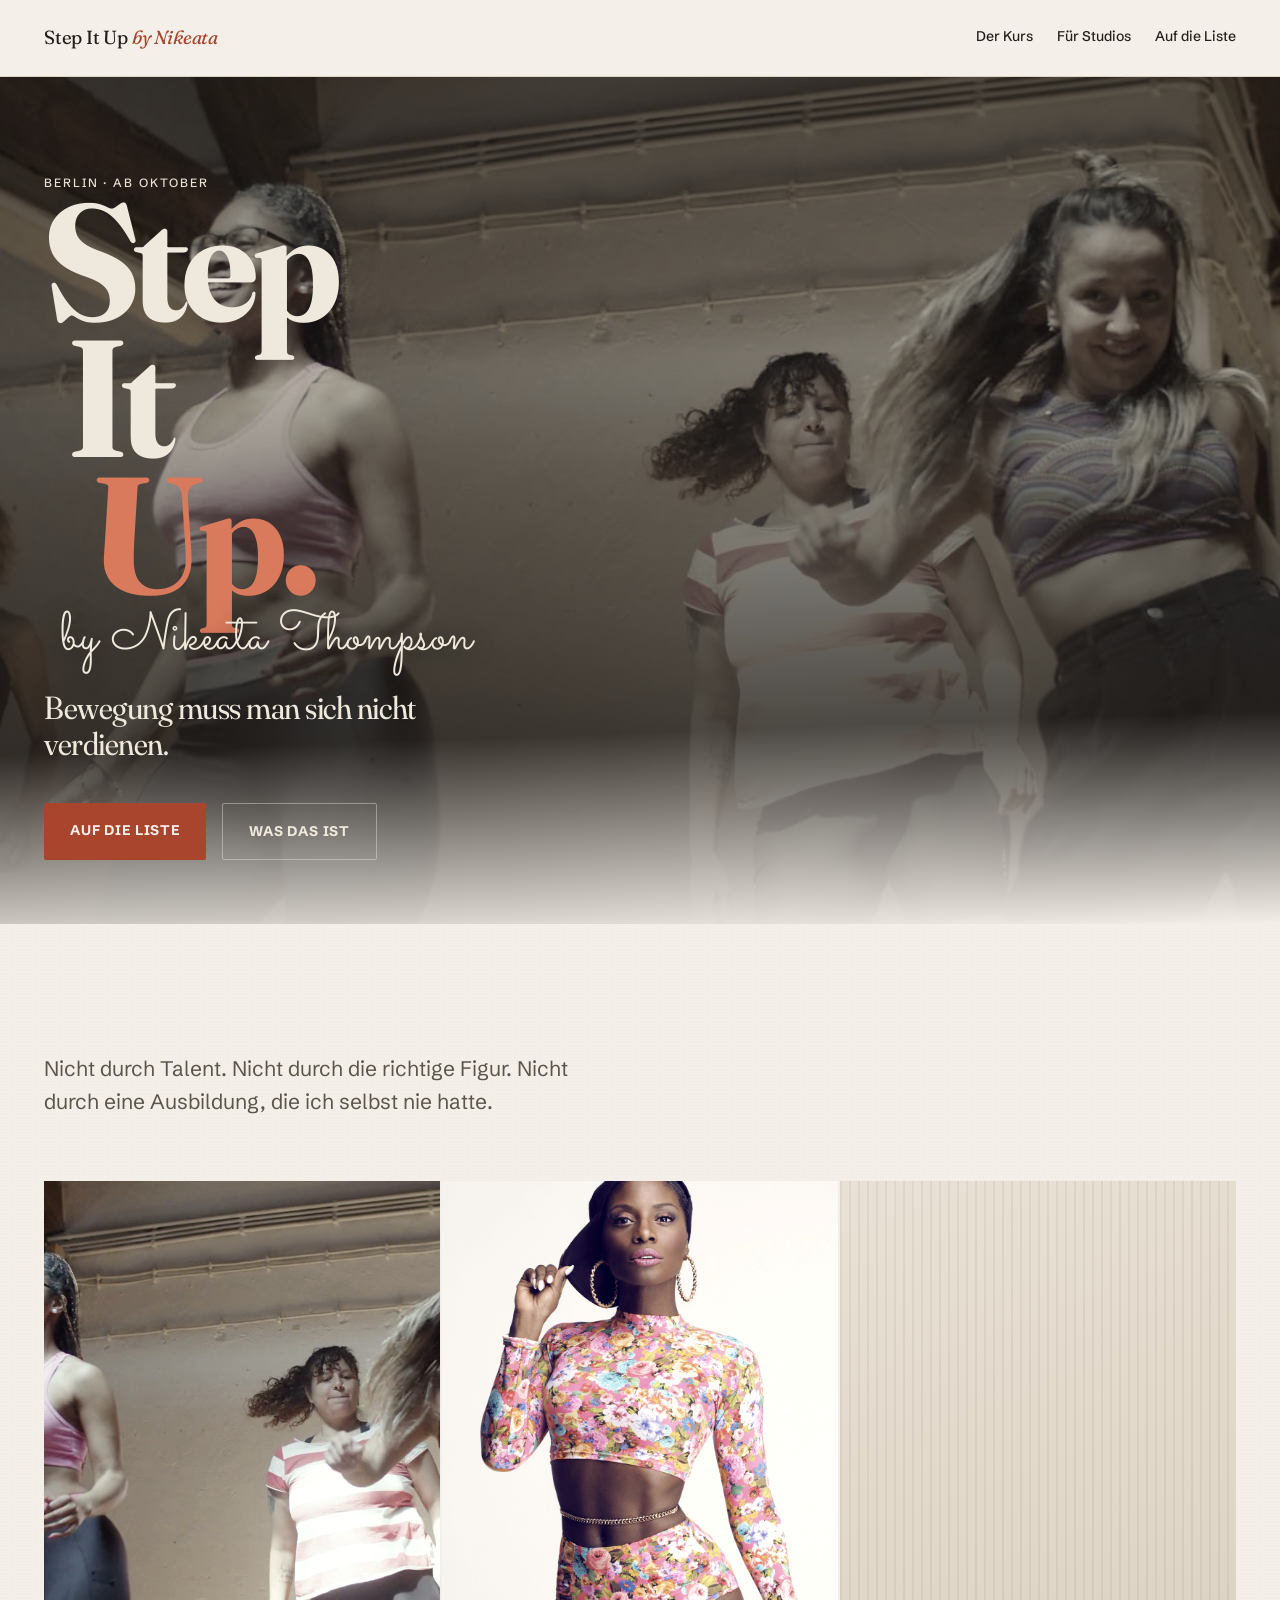
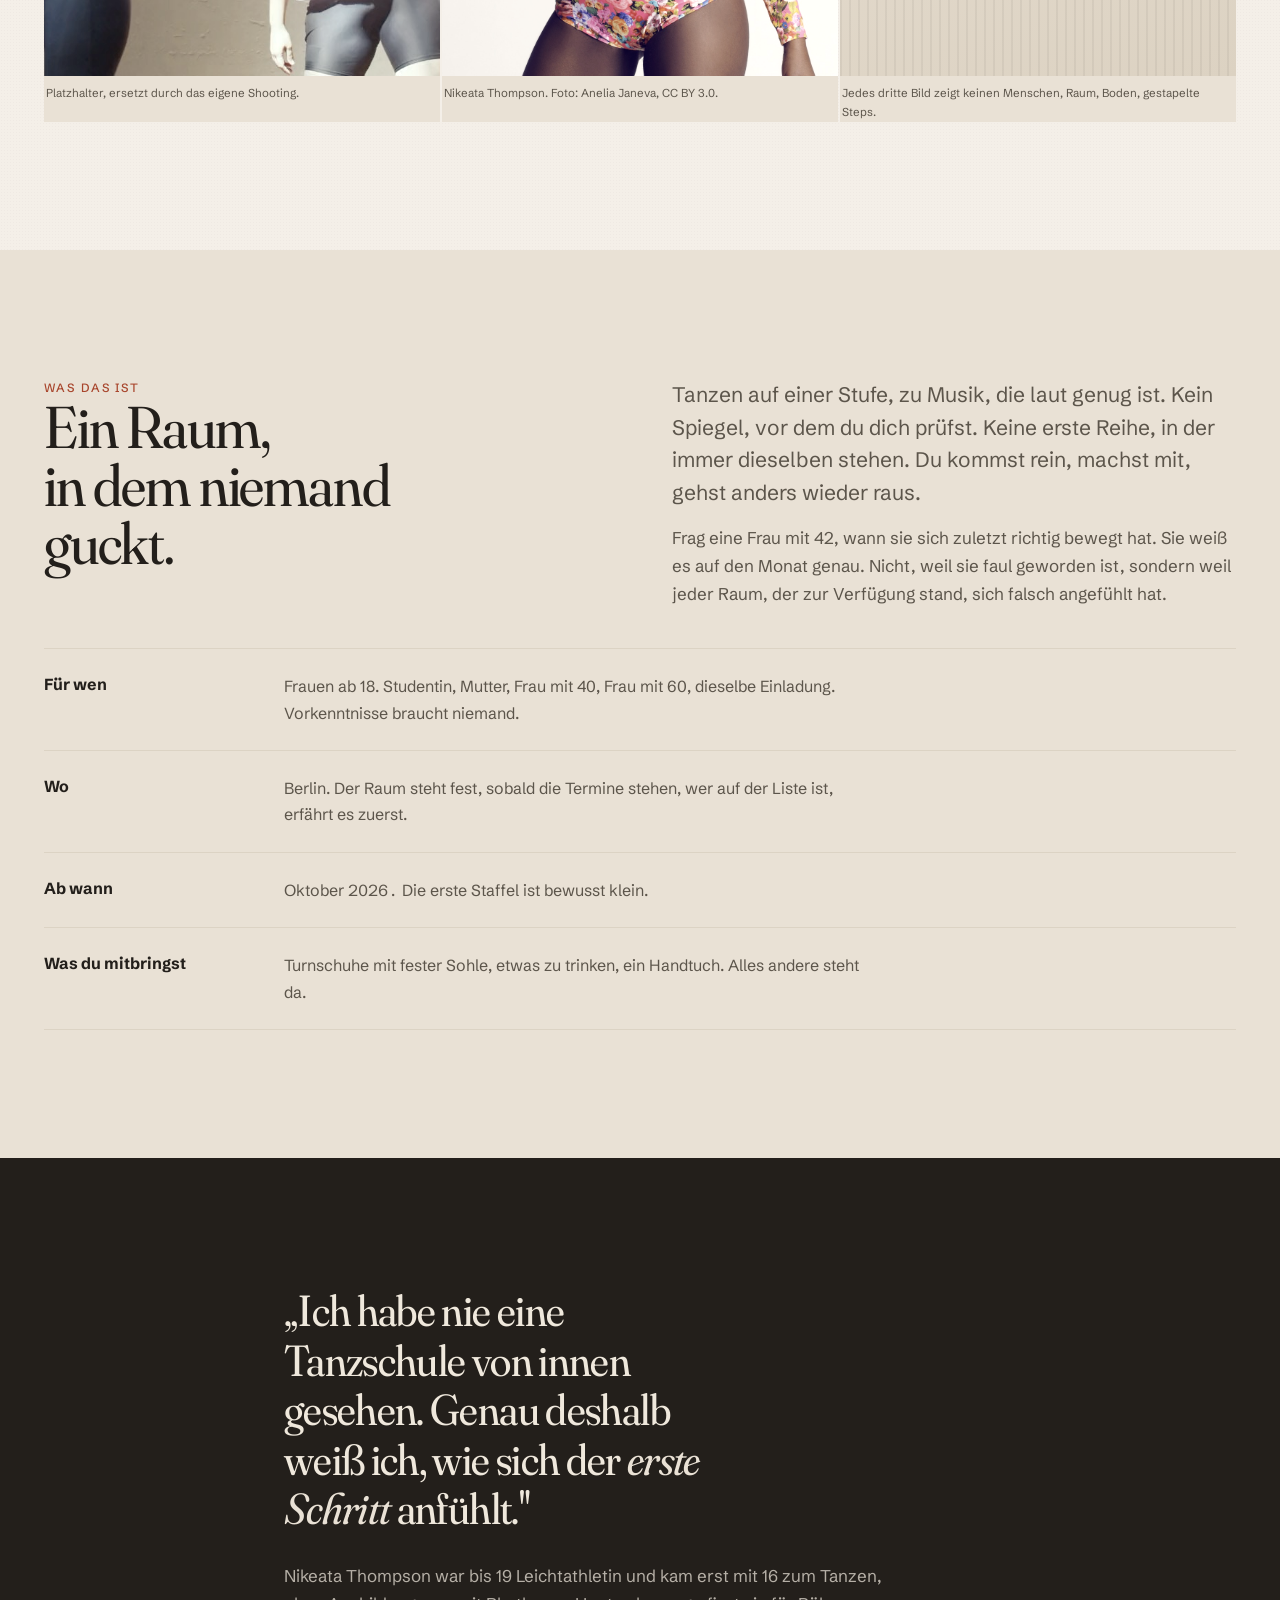
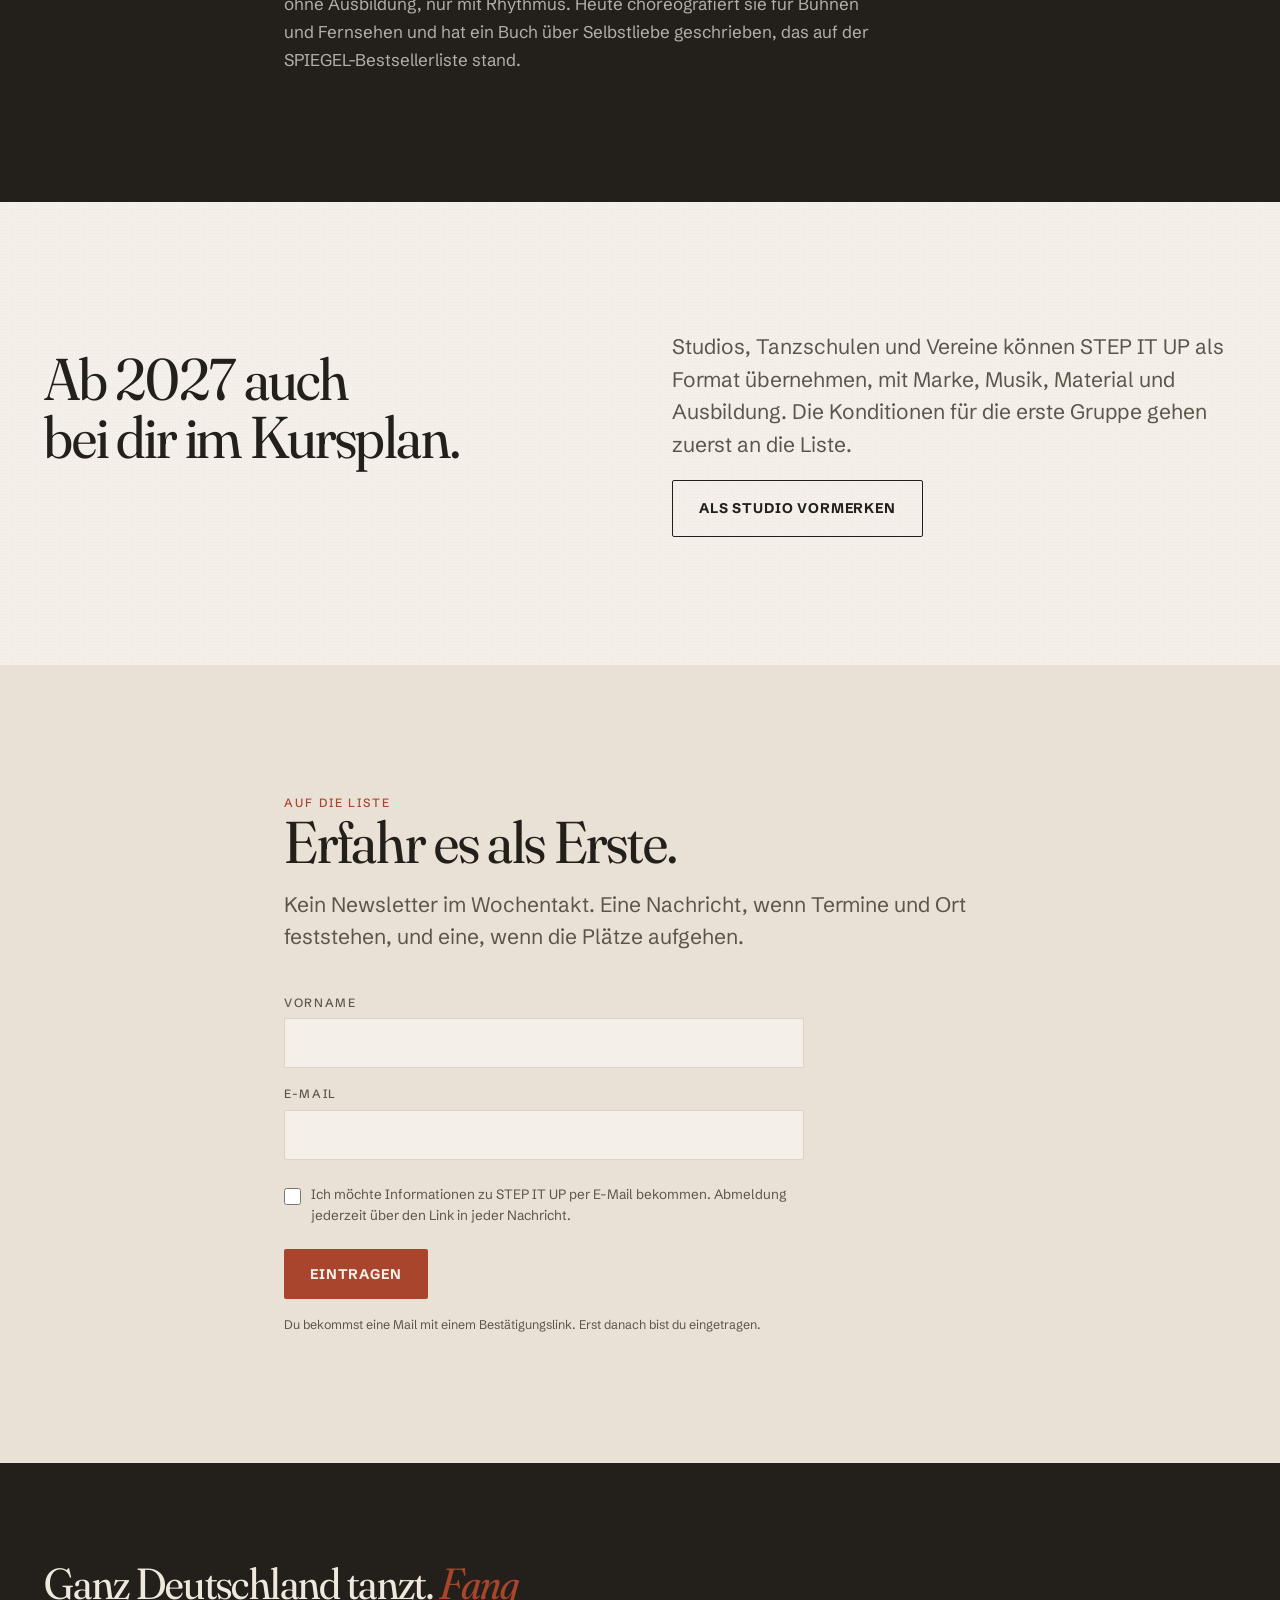
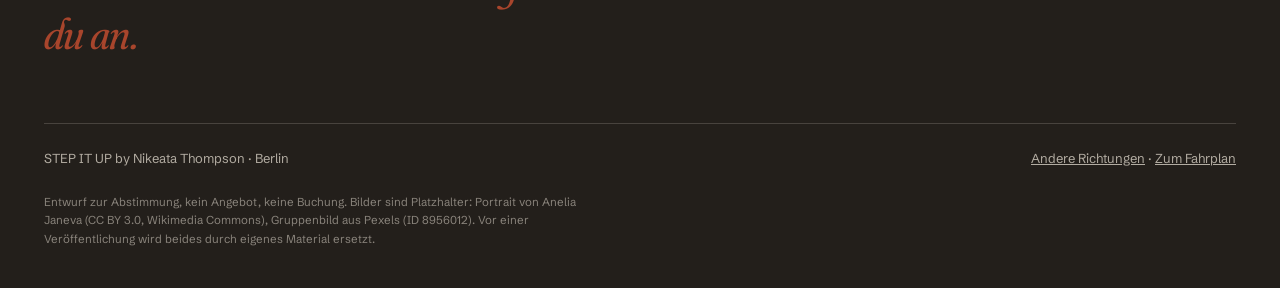
<file: boutique/index.html>
<!doctype html>
<html lang="de">
<head>
<meta charset="utf-8">
<meta name="viewport" content="width=device-width,initial-scale=1">
<title>STEP IT UP by Nikeata Thompson</title>
<meta name="description" content="Bewegung muss man sich nicht verdienen. Ein Kurs in Berlin, ab Oktober.">
<meta name="robots" content="noindex,nofollow">
<link rel="icon" href="data:image/svg+xml,<svg xmlns='http://www.w3.org/2000/svg' viewBox='0 0 80 80'><rect width='80' height='80' fill='%23231F1B'/><g fill='%23A8452C'><rect x='8' y='52' width='18' height='20'/><rect x='31' y='36' width='18' height='36'/><rect x='54' y='20' width='18' height='52'/></g></svg>">
<link rel="preconnect" href="https://fonts.googleapis.com">
<link rel="preconnect" href="https://fonts.gstatic.com" crossorigin>
<link href="https://fonts.googleapis.com/css2?family=Fraunces:ital,opsz,wght,SOFT,WONK@0,9..144,300..700,0..100,0..1;1,9..144,300..700,0..100,0..1&family=Schibsted+Grotesk:wght@400;500;700&family=Sacramento&display=swap" rel="stylesheet">
<link rel="stylesheet" href="tokens.css">
<style>
/* Hallmark · macrostructure: Long Document · genre: editorial · tone: boutique/warm
 * nav: edge-aligned hairline · footer: statement · anchor hue: warm (Ton #A8452C)
 * pre-emit critique: P5 H5 E5 S5 R5 V4
 * Kontrast geprueft: Espresso/Kalk 14.31 · Rauch/Kalk 6.43 · Ton/Kalk 5.17 · Kalkweiss/Espresso 13.44
 * Regel: Ton NIE als Schrift auf Espresso (2.77:1), dort nur als Flaeche.
 */
*{box-sizing:border-box;margin:0;padding:0}
html,body{overflow-x:clip}
html{scroll-behavior:smooth;scroll-padding-top:76px}
body{
  background:var(--color-paper);color:var(--color-ink);
  font-family:var(--font-body);font-size:17px;line-height:1.65;
  -webkit-font-smoothing:antialiased;
  background-image:radial-gradient(rgba(35,31,27,.025) 1px,transparent 1px);background-size:3px 3px;
}
img{max-width:100%;display:block}
a{color:inherit}
h1,h2,h3{font-family:var(--font-display);font-style:normal;font-weight:400;
  font-variation-settings:'SOFT' 40,'WONK' 1,'opsz' 144;
  line-height:.99;letter-spacing:-.02em;overflow-wrap:anywhere;min-width:0}
h1{font-size:clamp(40px,6.4vw,92px)}
h2{font-size:clamp(30px,4.6vw,62px)}
h3{font-size:clamp(21px,2.3vw,28px);line-height:1.1}
p{max-width:60ch}
.wrap{max-width:var(--measure-page);margin:0 auto;padding:0 var(--space-3)}
.narrow{max-width:760px}
.kick{font-family:var(--font-body);font-weight:500;font-size:12px;letter-spacing:.16em;
  text-transform:uppercase;color:var(--color-accent)}
.lead{font-size:clamp(18px,1.9vw,21px);line-height:1.55;color:var(--color-ink-2)}
.muted{color:var(--color-ink-2)}
.sm{font-size:15px}
.num{font-variant-numeric:tabular-nums}
section{padding:var(--space-7) 0}
.band{background:var(--color-paper-2)}
.dark{background:var(--color-ink);color:var(--color-on-ink)}
.dark .muted,.dark .lead{color:rgba(239,232,220,.72)}
.dark .kick{color:var(--color-paper-2)}

/* Kopf */
.top{position:sticky;top:0;z-index:50;background:var(--color-paper);
  border-bottom:1px solid var(--color-line)}
.top .wrap{display:flex;align-items:center;justify-content:space-between;gap:var(--space-2);height:76px}
.brand{font-family:var(--font-display);font-weight:400;font-variation-settings:'SOFT' 40,'WONK' 1,'opsz' 40;
  font-size:19px;letter-spacing:-.01em;text-decoration:none;white-space:nowrap}
.brand em{font-style:italic;color:var(--color-accent)}
.top nav{display:flex;gap:var(--space-3);align-items:center}
.top nav a{text-decoration:none;font-size:14px;font-weight:500;white-space:nowrap;
  padding-bottom:2px;border-bottom:1px solid transparent;transition:border-color var(--dur) var(--ease-out)}
.top nav a:hover{border-bottom-color:var(--color-accent)}
.top nav a:focus-visible{outline:2px solid var(--color-ink);outline-offset:4px}
@media(max-width:640px){.top nav a.hide-s{display:none}}


/* Hero mit Video */
.hero{position:relative;min-height:min(92svh,860px);display:flex;align-items:flex-end;
  overflow:hidden;background:var(--color-ink);padding:0}
.hero video,.hero .still{position:absolute;inset:0;width:100%;height:100%;object-fit:cover;z-index:1;
  filter:saturate(.5) contrast(1.04) sepia(.26) brightness(.95);
  transform:scale(1.05);animation:drift 30s ease-in-out infinite alternate}
@keyframes drift{from{transform:scale(1.05)}to{transform:scale(1.13)}}
.hero .veil{position:absolute;inset:0;z-index:2;background:
  linear-gradient(178deg,rgba(35,31,27,.62) 0%,rgba(35,31,27,.30) 34%,rgba(35,31,27,.80) 76%,var(--color-paper) 100%)}
.hero .wrap{position:relative;z-index:3;width:100%;padding-top:var(--space-6);padding-bottom:var(--space-5)}
/* Wortmarke, gestuft und bewegt */
.mark{font-family:var(--font-display);font-weight:700;
  font-variation-settings:'SOFT' 30,'WONK' 0,'opsz' 144;
  font-size:clamp(58px,13vw,168px);line-height:.82;letter-spacing:-.035em;
  color:var(--color-on-ink);overflow-wrap:normal}
.mark span{display:block;opacity:0;animation:rise 1.05s var(--ease-out) both}
.mark .s2{padding-left:.14em;animation-delay:.15s}
.mark .s3{padding-left:.28em;animation-delay:.3s;color:var(--color-accent-lift)}
@keyframes rise{from{opacity:0;transform:translateY(44px)}to{opacity:1;transform:none}}
.hero .sig{font-family:var(--font-sig);font-size:clamp(28px,4.2vw,54px);line-height:1;
  color:var(--color-on-ink);margin-top:10px;padding-left:.32em;opacity:0;
  animation:rise 1s var(--ease-out) .46s both;text-shadow:0 2px 20px rgba(35,31,27,.5)}
.hero .claim{margin-top:var(--space-3);max-width:24ch;color:var(--color-on-ink);
  font-family:var(--font-display);font-weight:400;font-variation-settings:'SOFT' 40,'WONK' 1,'opsz' 96;
  font-size:clamp(20px,2.5vw,32px);line-height:1.14;letter-spacing:-.015em;
  opacity:0;animation:rise 1s var(--ease-out) .6s both}
.hero .actions{opacity:0;animation:rise 1s var(--ease-out) .74s both}
.hero .btn-b{color:var(--color-on-ink);border-color:rgba(239,232,220,.42)}
.hero .btn-b:hover{background:rgba(239,232,220,.1)}
.hero .kick{color:var(--color-paper-2);opacity:0;animation:rise 1s var(--ease-out) .1s both}
@media (prefers-reduced-motion:reduce){
  .hero video,.hero .still,.mark span,.hero .sig,.hero .claim,.hero .actions,.hero .kick{animation:none;opacity:1;transform:none}
}

.actions{display:flex;gap:var(--space-2);flex-wrap:wrap;margin-top:var(--space-4)}
.btn{display:inline-block;text-decoration:none;white-space:nowrap;
  font-family:var(--font-body);font-weight:700;font-size:14px;letter-spacing:.06em;text-transform:uppercase;
  padding:16px 26px;border-radius:2px;
  transition:transform var(--dur) var(--ease-out),background var(--dur) var(--ease-out)}
.btn:hover{transform:translateY(-2px)}
.btn:focus-visible{outline:2px solid var(--color-ink);outline-offset:3px}
.btn-a{background:var(--color-accent);color:var(--color-paper)}
.btn-b{background:transparent;color:var(--color-ink);border:1px solid var(--color-ink)}
.btn-b:hover{background:var(--color-paper-2)}

/* Bildband */
.figs{display:grid;grid-template-columns:repeat(auto-fit,minmax(min(100%,220px),1fr));gap:2px;margin-top:var(--space-5)}
.figs figure{margin:0;position:relative;background:var(--color-paper-2)}
.figs img{width:100%;aspect-ratio:4/5;object-fit:cover;object-position:50% 22%;
  filter:saturate(.72) contrast(1.03) sepia(.1)}
.figs figcaption{font-size:11.5px;color:var(--color-ink-2);padding:8px 2px 0}
.figs figcaption{min-height:2.6em}
.figs .plate{aspect-ratio:4/5;background:
  repeating-linear-gradient(90deg,rgba(35,31,27,.055) 0 2px,transparent 2px 9px),
  linear-gradient(160deg,var(--color-paper-2),#DCD2C2)}

/* Textblöcke */
.two{display:grid;grid-template-columns:repeat(auto-fit,minmax(min(100%,300px),1fr));
  gap:var(--space-4) var(--space-5);align-items:start}
.rule{border-top:1px solid var(--color-line);padding-top:var(--space-3);margin-top:var(--space-4)}
.items{display:grid;gap:0;margin-top:var(--space-4)}
.item{display:grid;grid-template-columns:minmax(0,1fr);gap:6px;
  padding:var(--space-3) 0;border-top:1px solid var(--color-line)}
.item:last-child{border-bottom:1px solid var(--color-line)}
@media(min-width:720px){.item{grid-template-columns:200px minmax(0,1fr);gap:var(--space-4)}}
.item h3{font-family:var(--font-body);font-weight:700;font-size:16px;letter-spacing:0;line-height:1.4}
.item p{color:var(--color-ink-2);font-size:16px}

/* Zitat */
.quote{font-family:var(--font-display);font-weight:400;
  font-variation-settings:'SOFT' 50,'WONK' 1,'opsz' 120;
  font-size:clamp(24px,3.4vw,46px);line-height:1.14;letter-spacing:-.015em;max-width:18ch}
.quote em{font-style:italic;color:var(--color-accent)}
.dark .quote em{font-style:italic;color:var(--color-paper-2)}

/* Formular */
form{margin-top:var(--space-4);max-width:520px}
label{display:block;font-size:12px;letter-spacing:.14em;text-transform:uppercase;
  color:var(--color-ink-2);margin-bottom:6px;font-weight:500}
input[type=text],input[type=email]{width:100%;padding:14px 15px;font-family:inherit;font-size:16px;
  background:var(--color-paper);border:1px solid var(--color-line);border-radius:2px;color:var(--color-ink)}
input:focus-visible{outline:2px solid var(--color-accent);outline-offset:1px;border-color:transparent}
.field{margin-bottom:var(--space-2)}
.consent{display:flex;gap:10px;align-items:flex-start;margin:var(--space-3) 0}
.consent input{width:17px;height:17px;margin-top:4px;flex:none;accent-color:var(--color-accent)}
.consent label{text-transform:none;letter-spacing:0;font-size:13.5px;line-height:1.5;margin:0;font-weight:400}
button.btn{border:0;cursor:pointer}
.hp{position:absolute;left:-9999px;width:1px;height:1px;overflow:hidden}
.note{font-size:12.5px;color:var(--color-ink-2);margin-top:var(--space-2)}

footer{background:var(--color-ink);color:var(--color-on-ink);padding:var(--space-6) 0 var(--space-4)}
footer .quote{max-width:20ch}
.fmeta{margin-top:var(--space-5);padding-top:var(--space-3);border-top:1px solid rgba(239,232,220,.18);
  display:flex;justify-content:space-between;gap:var(--space-2);flex-wrap:wrap;
  font-size:13px;color:rgba(239,232,220,.7)}
.fmeta a{white-space:nowrap}
.disc{font-size:11.5px;color:rgba(239,232,220,.5);margin-top:var(--space-3);line-height:1.6;max-width:80ch}

.rv{opacity:0;transform:translateY(16px);
  transition:opacity var(--dur-2) var(--ease-out),transform var(--dur-2) var(--ease-out)}
.rv.in{opacity:1;transform:none}
@media (prefers-reduced-motion:reduce){
  .rv{opacity:1;transform:none;transition:none}
  *{animation:none!important}
  html{scroll-behavior:auto}
}
</style>
</head>
<body>

<header class="top">
  <div class="wrap">
    <a class="brand" href="#top">Step It Up <em>by Nikeata</em></a>
    <nav>
      <a class="hide-s" href="#kurs">Der Kurs</a>
      <a class="hide-s" href="#studios">Für Studios</a>
      <a href="#liste">Auf die Liste</a>
    </nav>
  </div>
</header>

<main id="top">

<section class="hero">
  <video id="hv" autoplay muted loop playsinline preload="metadata" poster="assets/hero-poster.jpg" aria-hidden="true">
    <source src="assets/hero.mp4" type="video/mp4">
  </video>
  <div class="veil"></div>
  <div class="wrap">
    <p class="kick">Berlin · ab Oktober</p>
    <h1 class="mark"><span>Step</span><span class="s2">It</span><span class="s3">Up.</span></h1>
    <p class="sig">by Nikeata Thompson</p>
    <p class="claim">Bewegung muss man sich nicht verdienen.</p>
    <div class="actions">
      <a class="btn btn-a" href="#liste">Auf die Liste</a>
      <a class="btn btn-b" href="#kurs">Was das ist</a>
    </div>
  </div>
</section>

<section>
  <div class="wrap">
    <p class="lead rv" style="max-width:44ch">Nicht durch Talent. Nicht durch die richtige Figur.
      Nicht durch eine Ausbildung, die ich selbst nie hatte.</p>
    <div class="figs">
      <figure class="rv"><img src="assets/hero-poster.jpg" alt="Eine Gruppe Frauen in Bewegung">
        <figcaption>Platzhalter, ersetzt durch das eigene Shooting.</figcaption></figure>
      <figure class="rv portrait"><img src="assets/nikeata-portrait.jpg" alt="Nikeata Thompson">
        <figcaption>Nikeata Thompson. Foto: Anelia Janeva, CC BY 3.0.</figcaption></figure>
      <figure class="rv"><div class="plate" role="img" aria-label="Platzhalter für ein Raumbild ohne Menschen"></div>
        <figcaption>Jedes dritte Bild zeigt keinen Menschen, Raum, Boden, gestapelte Steps.</figcaption></figure>
    </div>
  </div>
</section>

<section class="band" id="kurs">
  <div class="wrap">
    <div class="two">
      <div>
        <p class="kick rv">Was das ist</p>
        <h2 class="rv">Ein Raum,<br>in dem niemand<br>guckt.</h2>
      </div>
      <div>
        <p class="lead rv">Tanzen auf einer Stufe, zu Musik, die laut genug ist. Kein Spiegel, vor dem
          du dich prüfst. Keine erste Reihe, in der immer dieselben stehen. Du kommst rein, machst mit,
          gehst anders wieder raus.</p>
        <p class="rv muted" style="margin-top:16px">Frag eine Frau mit 42, wann sie sich zuletzt richtig
          bewegt hat. Sie weiß es auf den Monat genau. Nicht, weil sie faul geworden ist, sondern weil
          jeder Raum, der zur Verfügung stand, sich falsch angefühlt hat.</p>
      </div>
    </div>

    <div class="items">
      <div class="item rv"><h3>Für wen</h3>
        <p>Frauen ab 18. Studentin, Mutter, Frau mit 40, Frau mit 60, dieselbe Einladung.
          Vorkenntnisse braucht niemand.</p></div>
      <div class="item rv"><h3>Wo</h3>
        <p>Berlin. Der Raum steht fest, sobald die Termine stehen, wer auf der Liste ist, erfährt es zuerst.</p></div>
      <div class="item rv"><h3>Ab wann</h3>
        <p><span class="num">Oktober 2026.</span> Die erste Staffel ist bewusst klein.</p></div>
      <div class="item rv"><h3>Was du mitbringst</h3>
        <p>Turnschuhe mit fester Sohle, etwas zu trinken, ein Handtuch. Alles andere steht da.</p></div>
    </div>
  </div>
</section>

<section class="dark">
  <div class="wrap narrow">
    <p class="quote rv">„Ich habe nie eine Tanzschule von innen gesehen. Genau deshalb weiß ich,
      wie sich der <em>erste Schritt</em> anfühlt."</p>
    <p class="muted rv" style="margin-top:28px">Nikeata Thompson war bis 19 Leichtathletin und kam erst
      mit 16 zum Tanzen, ohne Ausbildung, nur mit Rhythmus. Heute choreografiert sie für Bühnen und
      Fernsehen und hat ein Buch über Selbstliebe geschrieben, das auf der SPIEGEL-Bestsellerliste stand.</p>
  </div>
</section>

<section id="studios">
  <div class="wrap">
    <div class="two">
      <div>
        <p class="kick rv">Für Studios und Tanzschulen</p>
        <h2 class="rv">Ab 2027 auch<br>bei dir im Kursplan.</h2>
      </div>
      <div>
        <p class="lead rv">Studios, Tanzschulen und Vereine können STEP IT UP als Format übernehmen,
          mit Marke, Musik, Material und Ausbildung. Die Konditionen für die erste Gruppe gehen zuerst
          an die Liste.</p>
        <p class="rv"><a class="btn btn-b" style="margin-top:20px" href="#liste">Als Studio vormerken</a></p>
      </div>
    </div>
  </div>
</section>

<section class="band" id="liste">
  <div class="wrap narrow">
    <p class="kick rv">Auf die Liste</p>
    <h2 class="rv">Erfahr es als Erste.</h2>
    <p class="lead rv" style="margin-top:16px">Kein Newsletter im Wochentakt. Eine Nachricht, wenn
      Termine und Ort feststehen, und eine, wenn die Plätze aufgehen.</p>

    <form id="f" novalidate>
      <div class="field">
        <label for="vorname">Vorname</label>
        <input type="text" id="vorname" name="vorname" autocomplete="given-name" required>
      </div>
      <div class="field">
        <label for="email">E-Mail</label>
        <input type="email" id="email" name="email" autocomplete="email" inputmode="email" required>
      </div>
      <div class="hp" aria-hidden="true"><label for="web">Website</label>
        <input type="text" id="web" name="web" tabindex="-1" autocomplete="off"></div>
      <div class="consent">
        <input type="checkbox" id="ok" name="ok" required>
        <label for="ok">Ich möchte Informationen zu STEP IT UP per E-Mail bekommen.
          Abmeldung jederzeit über den Link in jeder Nachricht.</label>
      </div>
      <button class="btn btn-a" type="submit">Eintragen</button>
      <p class="note" id="msg" role="status" aria-live="polite">Du bekommst eine Mail mit einem
        Bestätigungslink. Erst danach bist du eingetragen.</p>
    </form>
  </div>
</section>

</main>

<footer>
  <div class="wrap">
    <p class="quote">Ganz Deutschland tanzt. <em>Fang du an.</em></p>
    <div class="fmeta">
      <span>STEP IT UP by Nikeata Thompson · Berlin</span>
      <span><a href="../moodboards/">Andere Richtungen</a> · <a href="../">Zum Fahrplan</a></span>
    </div>
    <p class="disc">Entwurf zur Abstimmung, kein Angebot, keine Buchung. Bilder sind Platzhalter:
      Portrait von Anelia Janeva (CC BY 3.0, Wikimedia Commons), Gruppenbild aus Pexels (ID 8956012).
      Vor einer Veröffentlichung wird beides durch eigenes Material ersetzt.</p>
  </div>
</footer>

<script>
(function(){
  var reduce = matchMedia('(prefers-reduced-motion: reduce)').matches;
  if (reduce) { document.querySelectorAll('.rv').forEach(function(e){ e.classList.add('in'); }); }
  else {
    var io = new IntersectionObserver(function(es){
      es.forEach(function(e){ if (e.isIntersecting){ e.target.classList.add('in'); io.unobserve(e.target); } });
    }, {threshold:.14, rootMargin:'0px 0px -6% 0px'});
    document.querySelectorAll('.rv').forEach(function(e){ io.observe(e); });
  }
  var f = document.getElementById('f'), msg = document.getElementById('msg');
  f.addEventListener('submit', function(ev){
    ev.preventDefault();
    if (f.web.value) return;
    if (!f.checkValidity()) { msg.textContent = 'Bitte Vorname, E-Mail und das Häkchen ausfüllen.'; f.reportValidity(); return; }
    msg.textContent = 'Entwurf, hier wird später die Anmeldung an Nimbuscloud übergeben.';
  });
})();
</script>
</body>
</html>
</file>
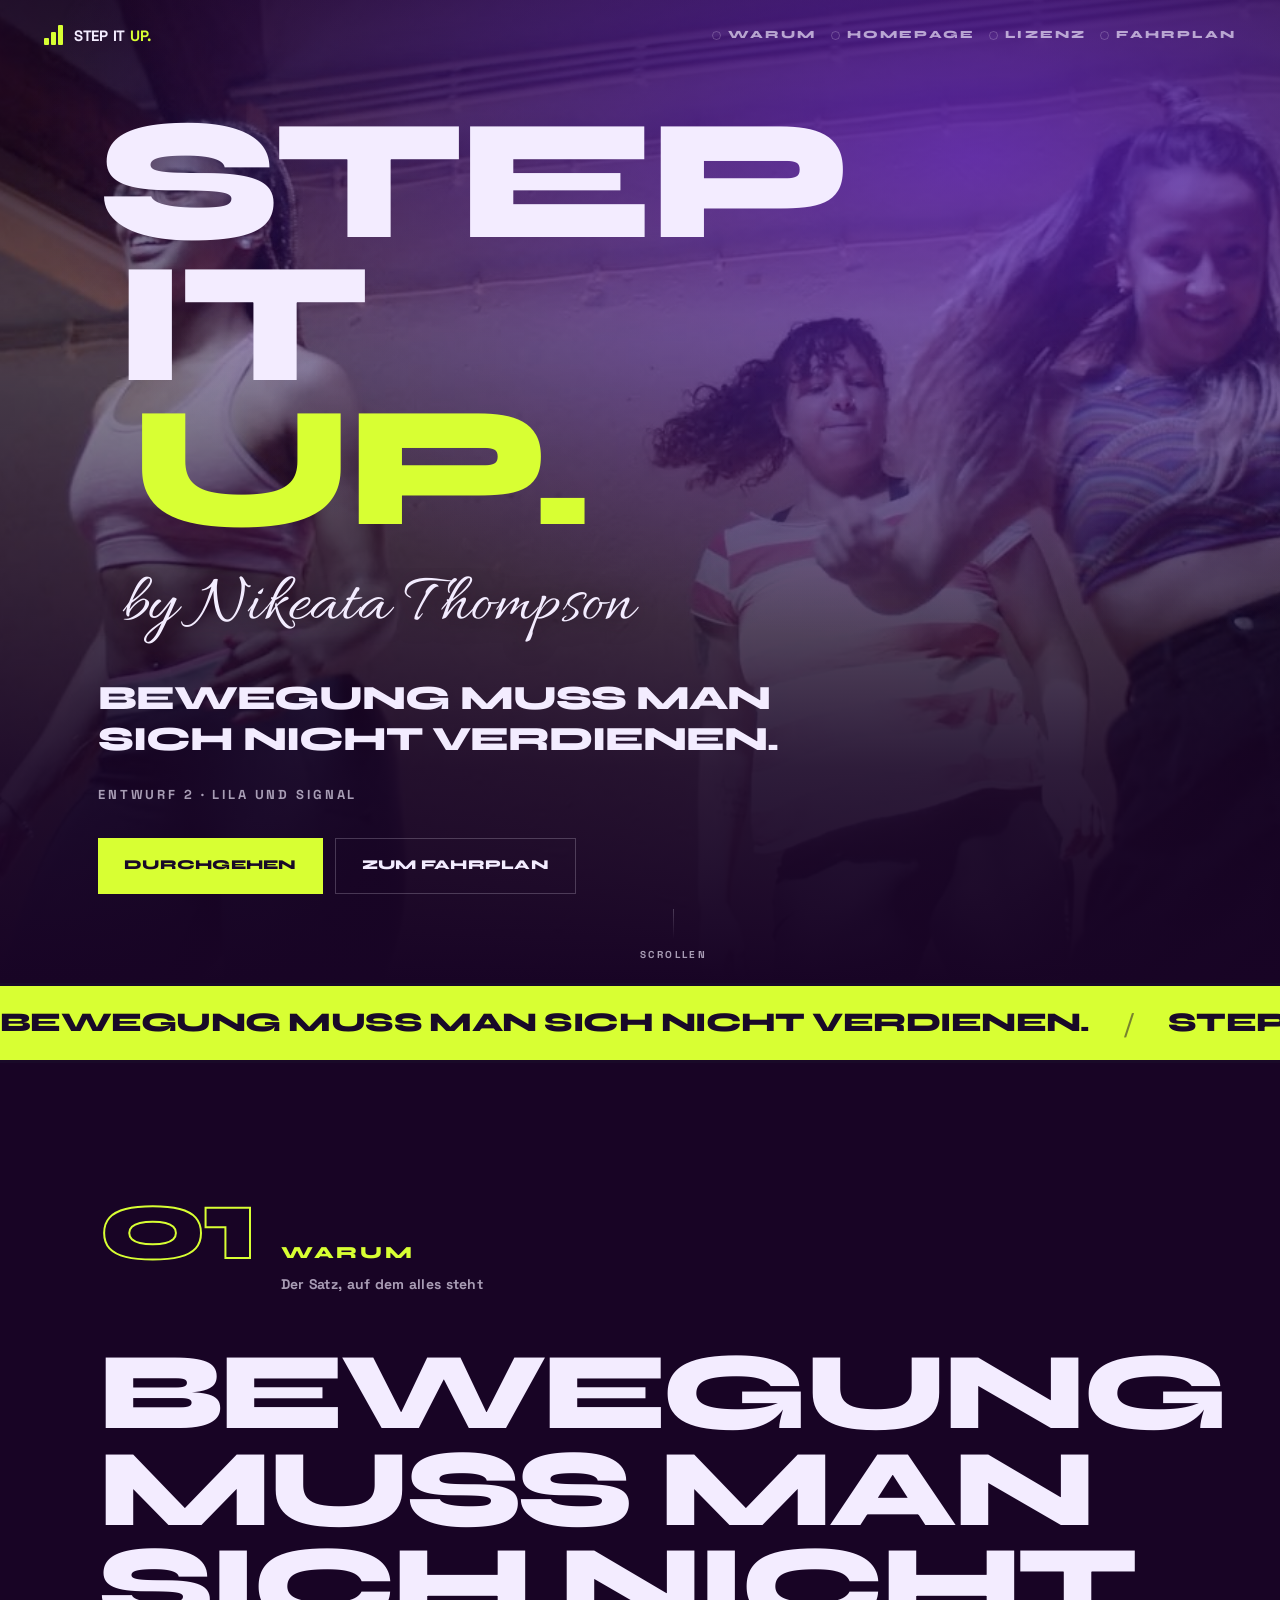
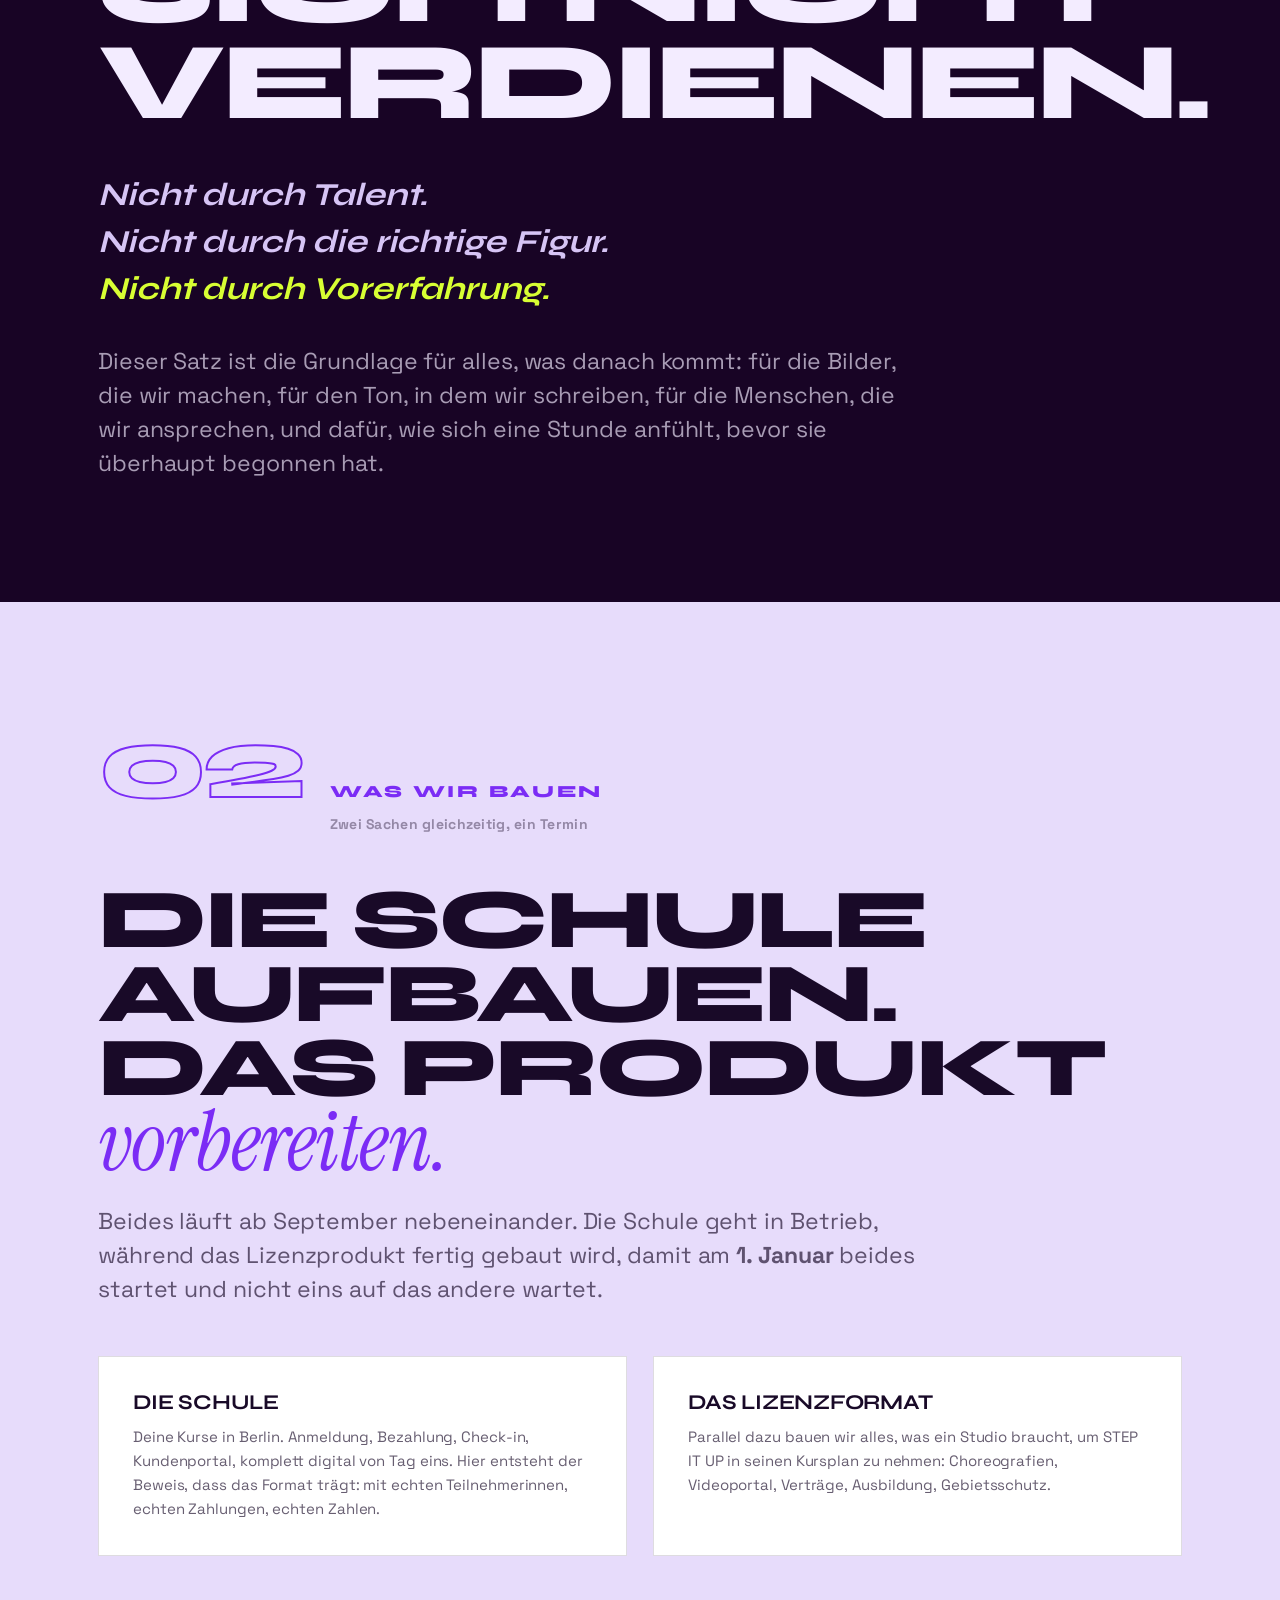
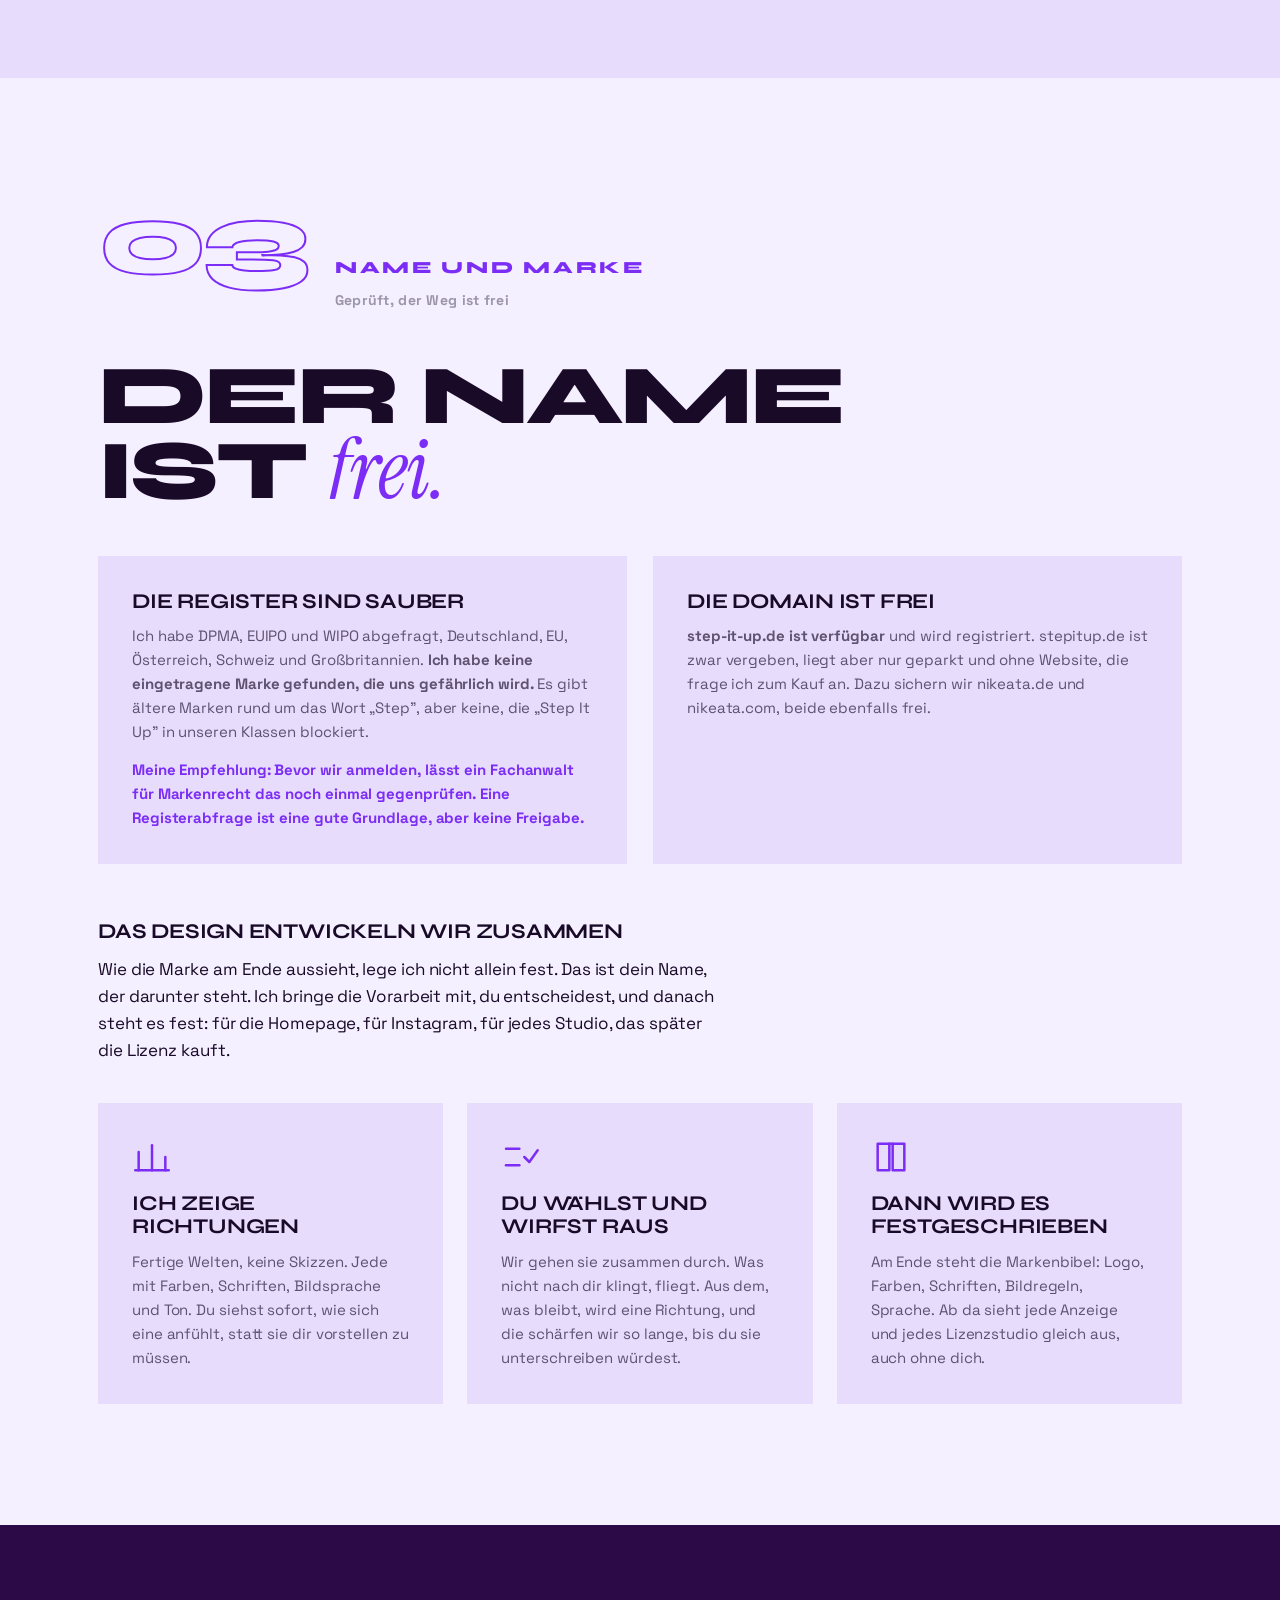
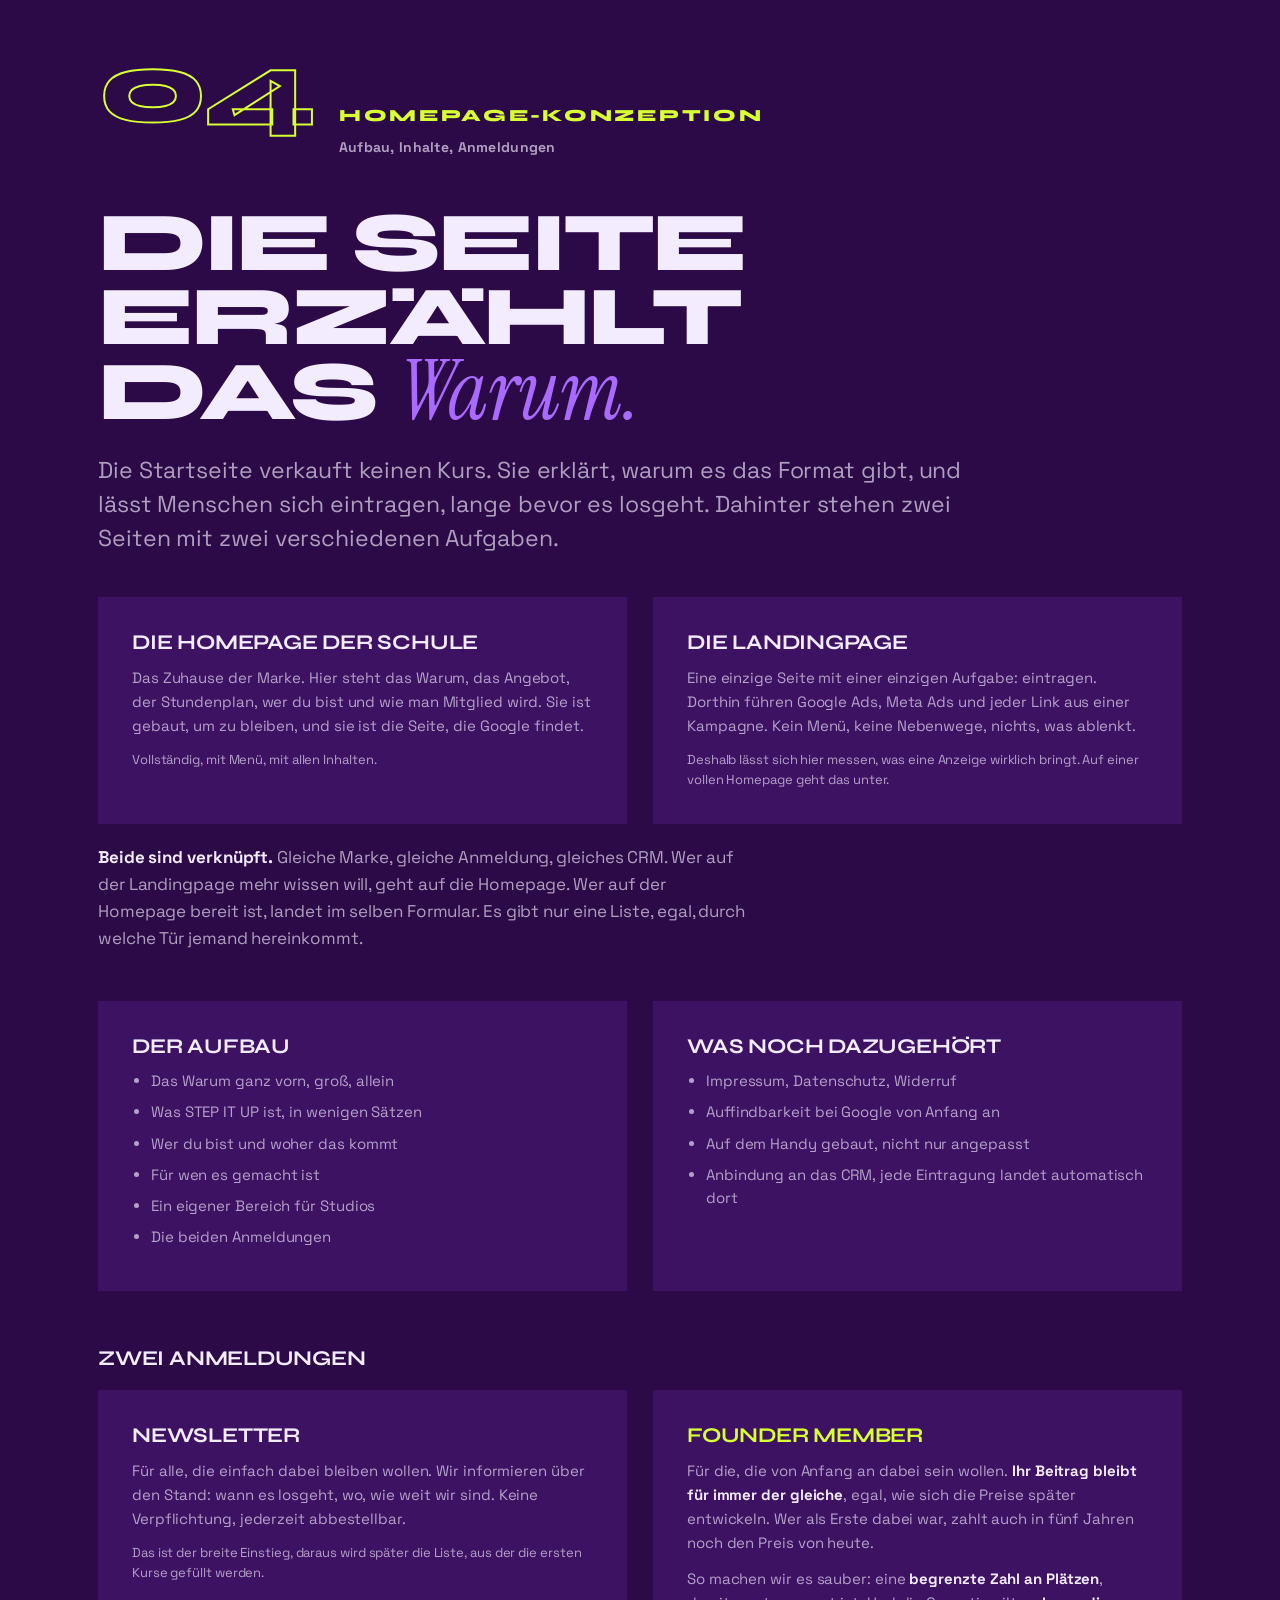
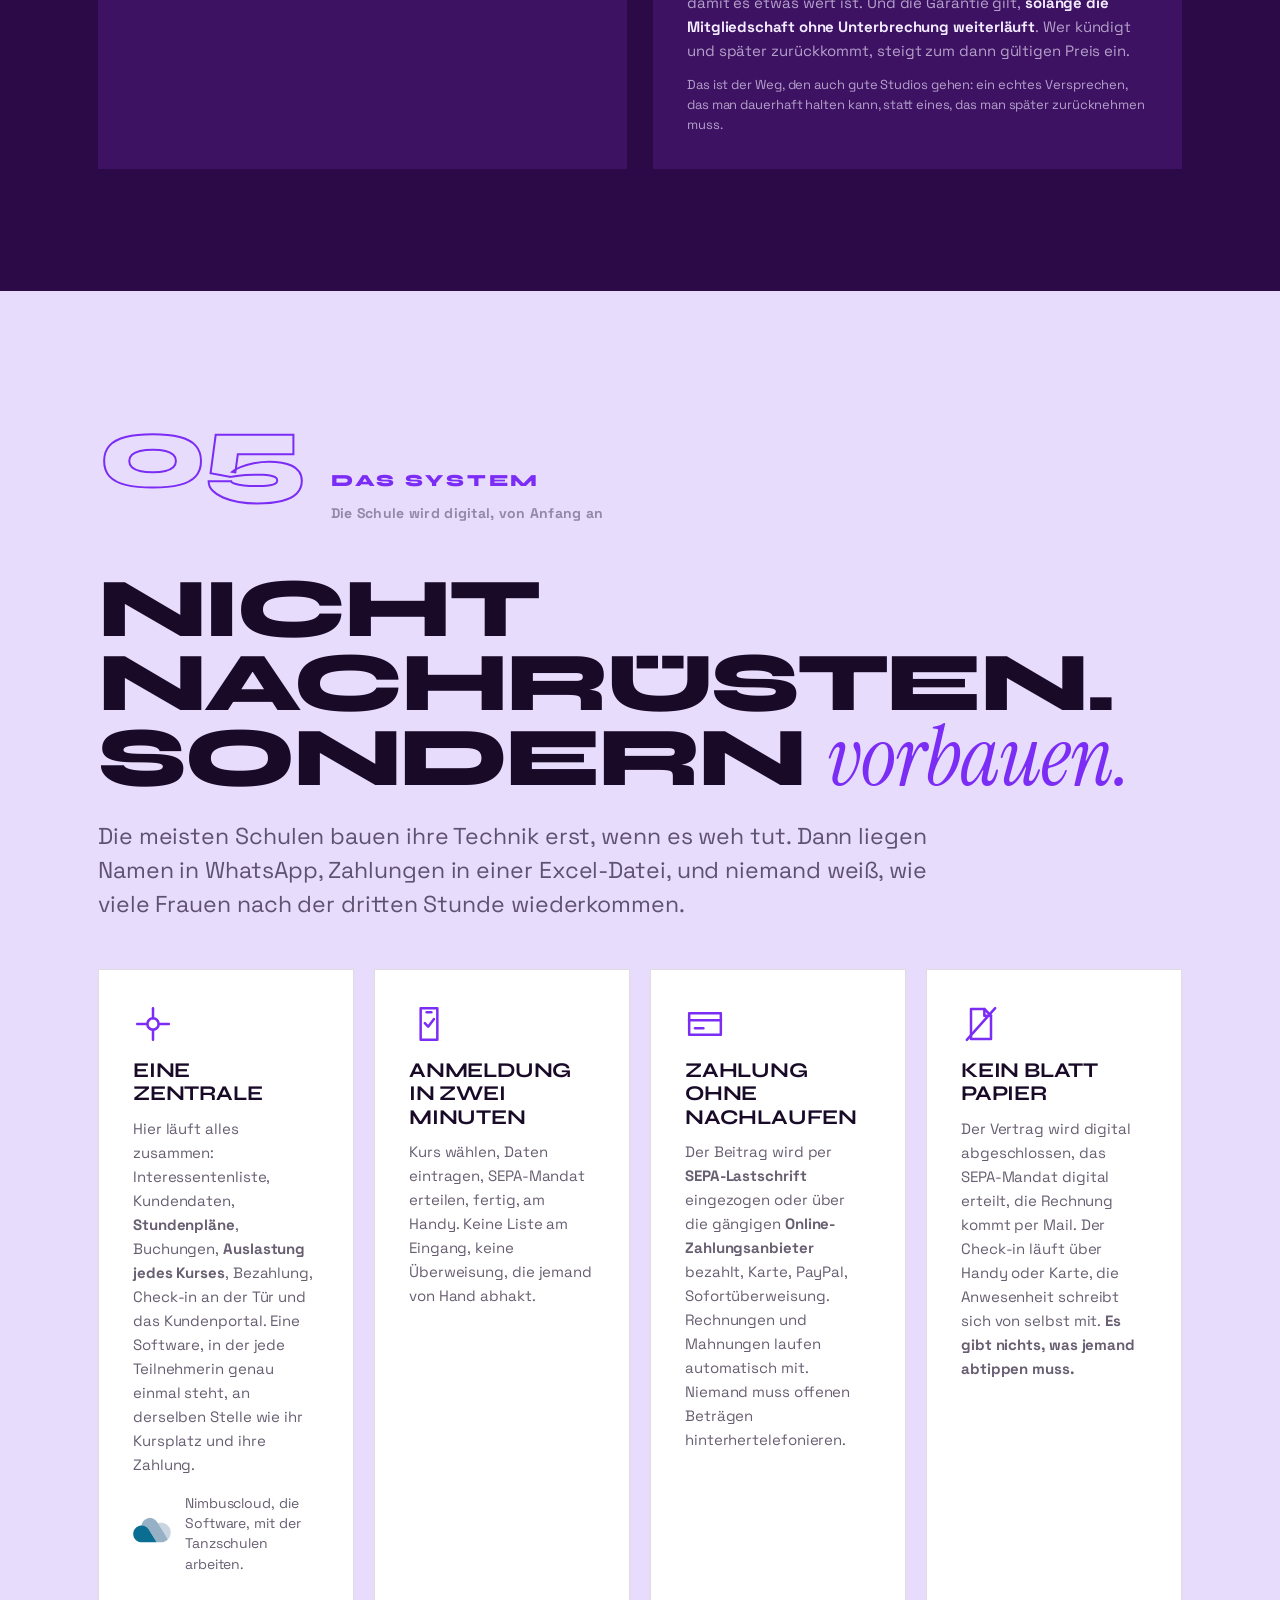
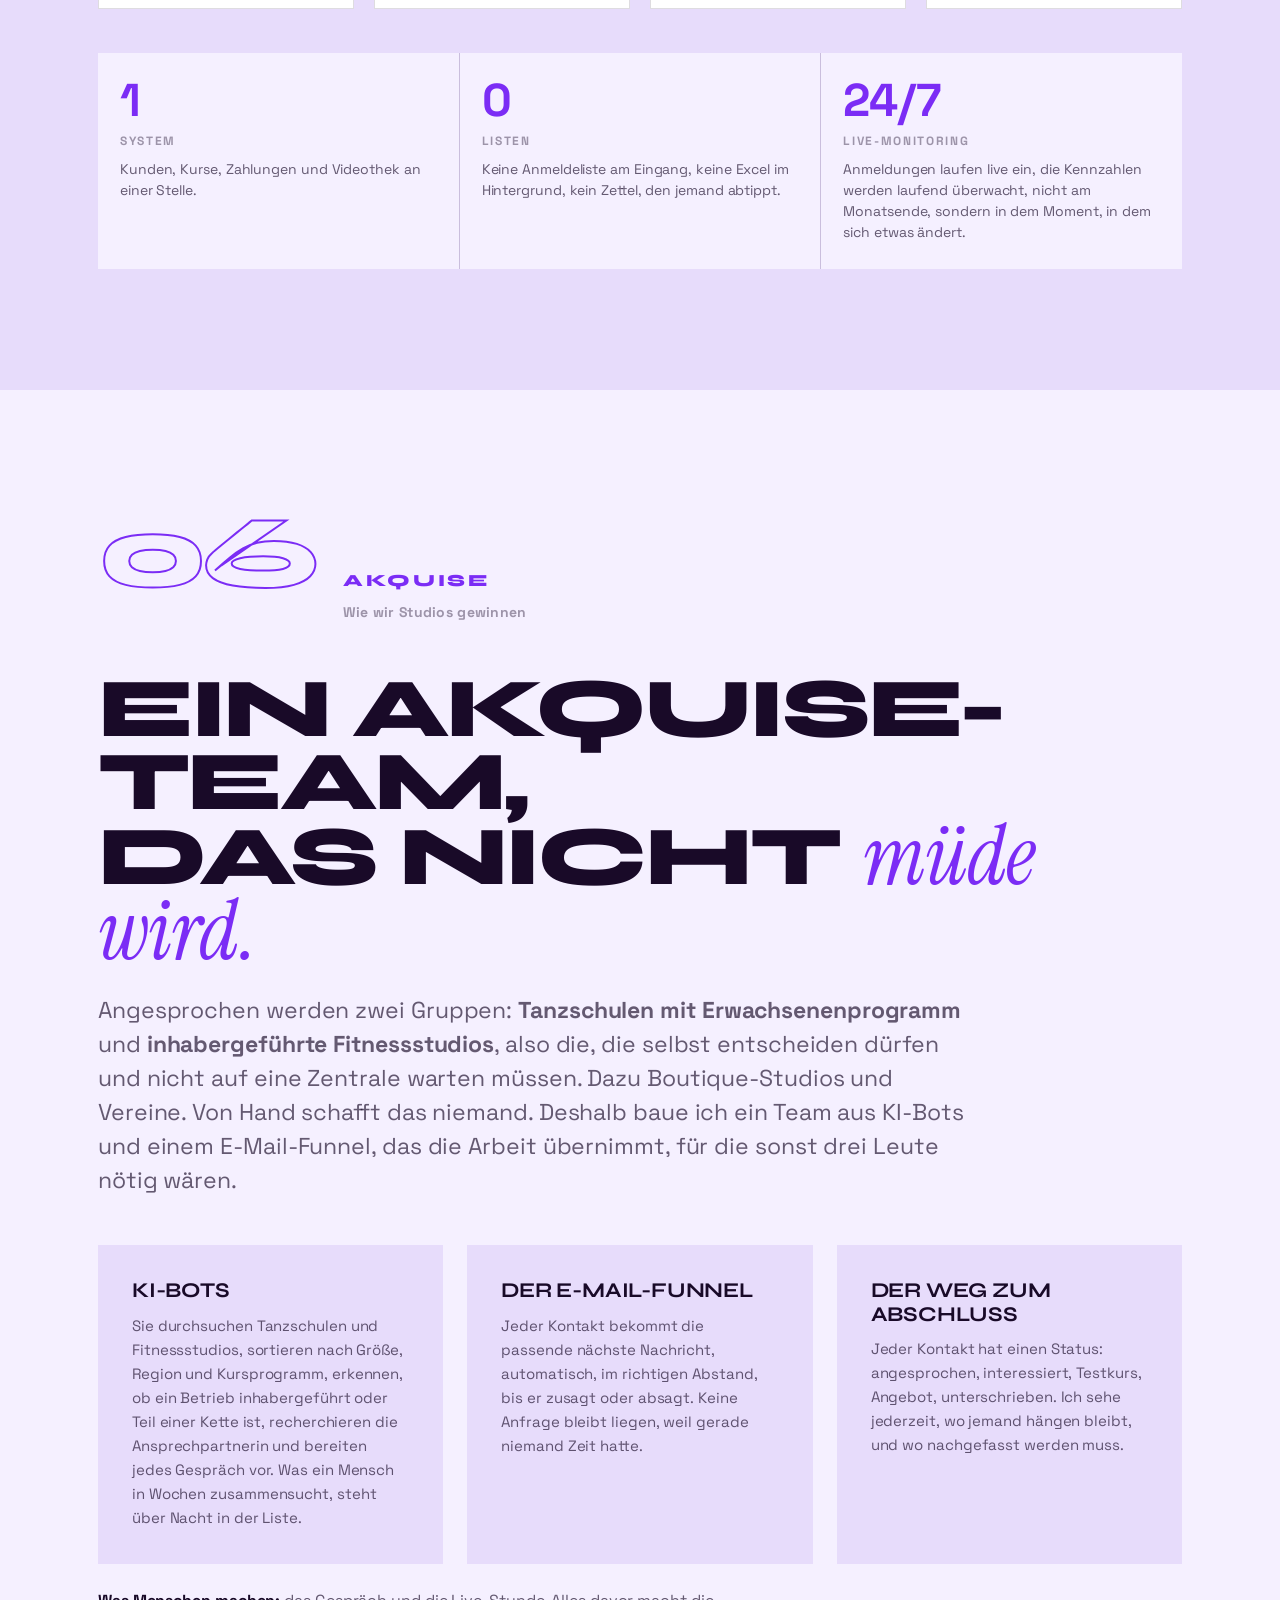
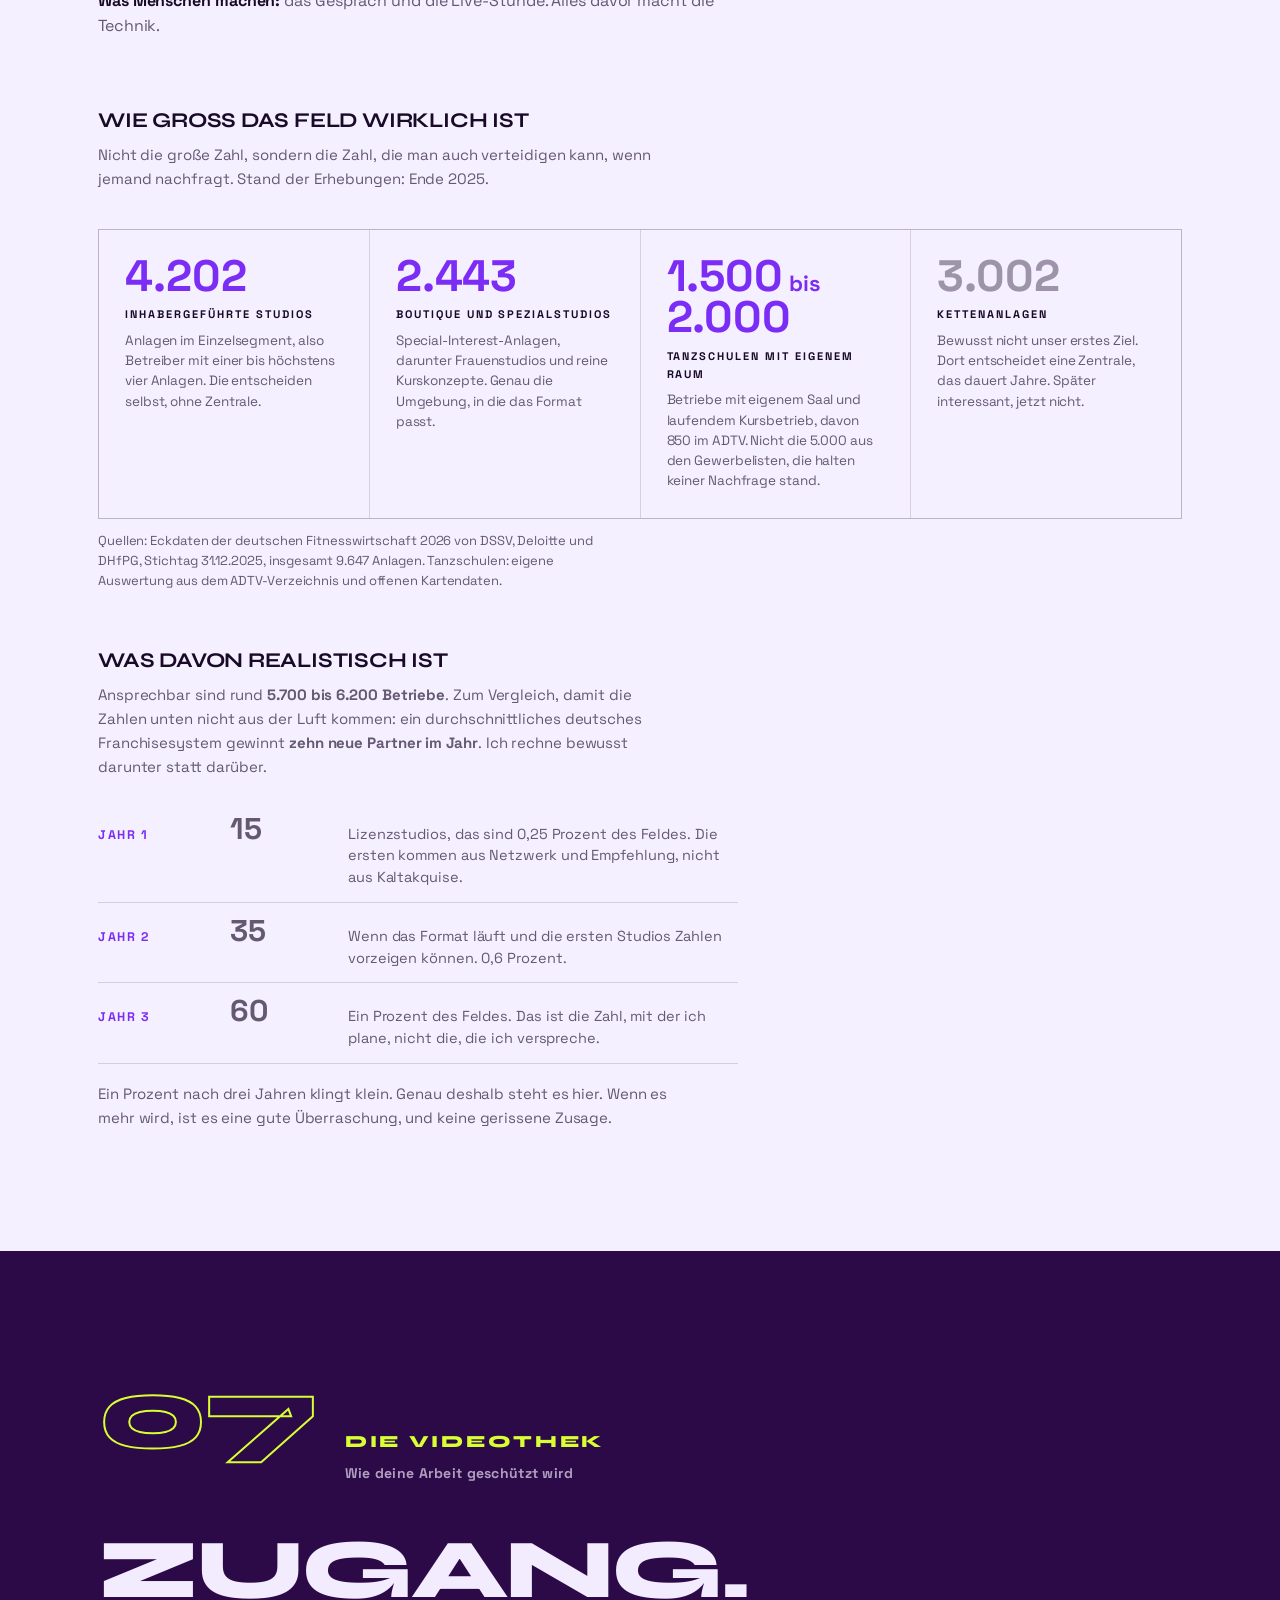
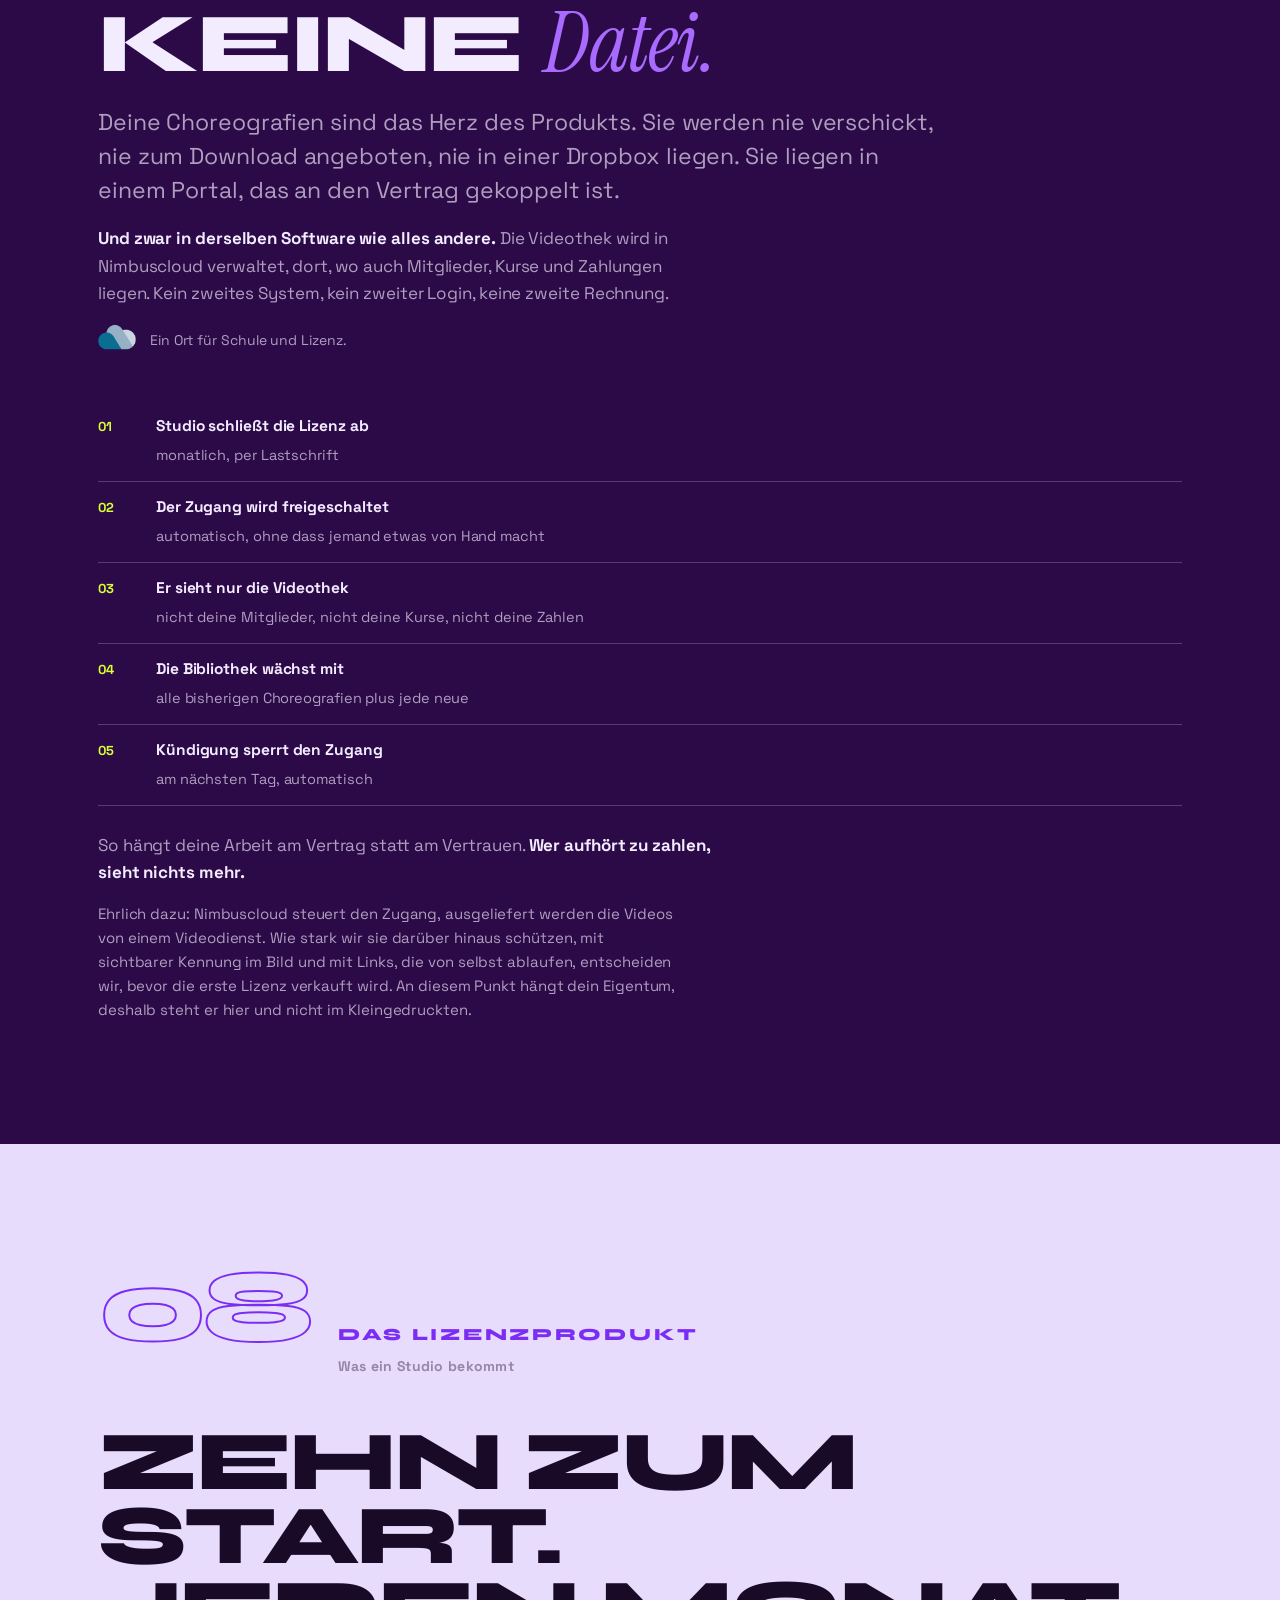
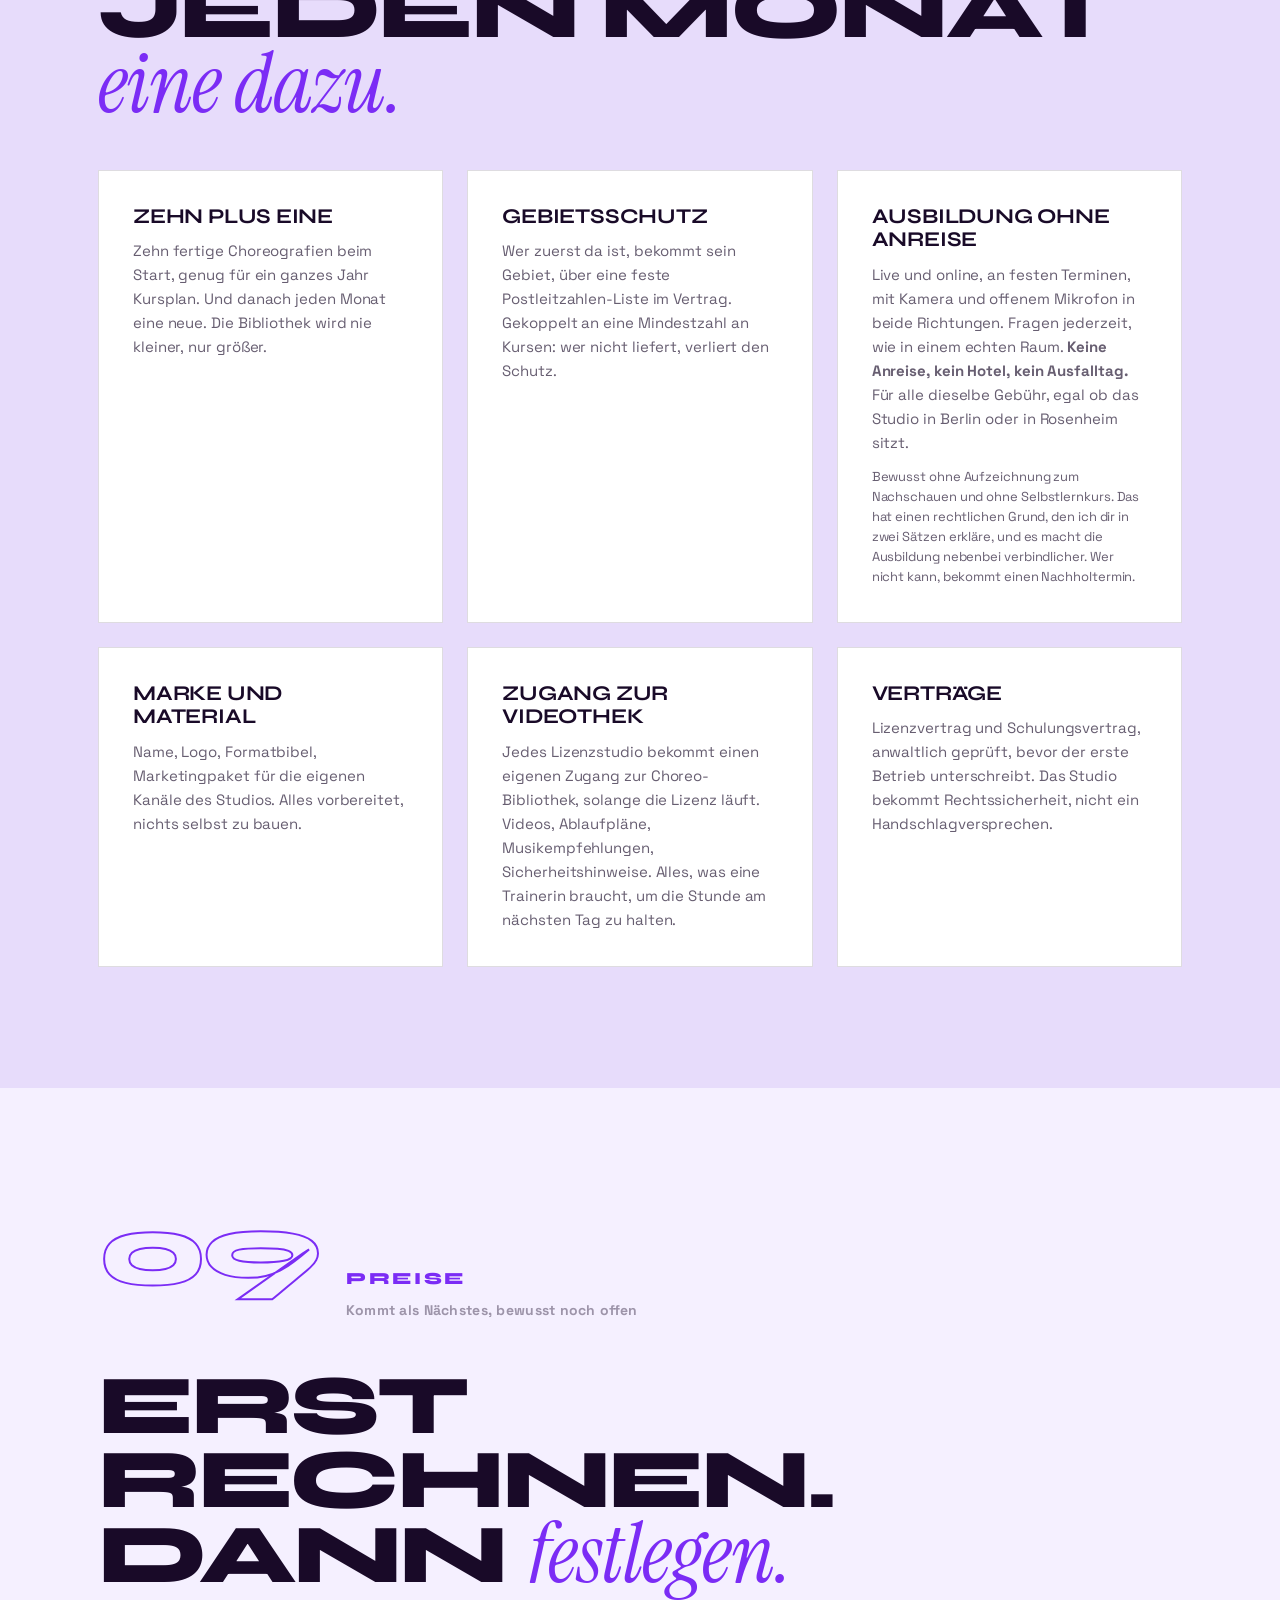
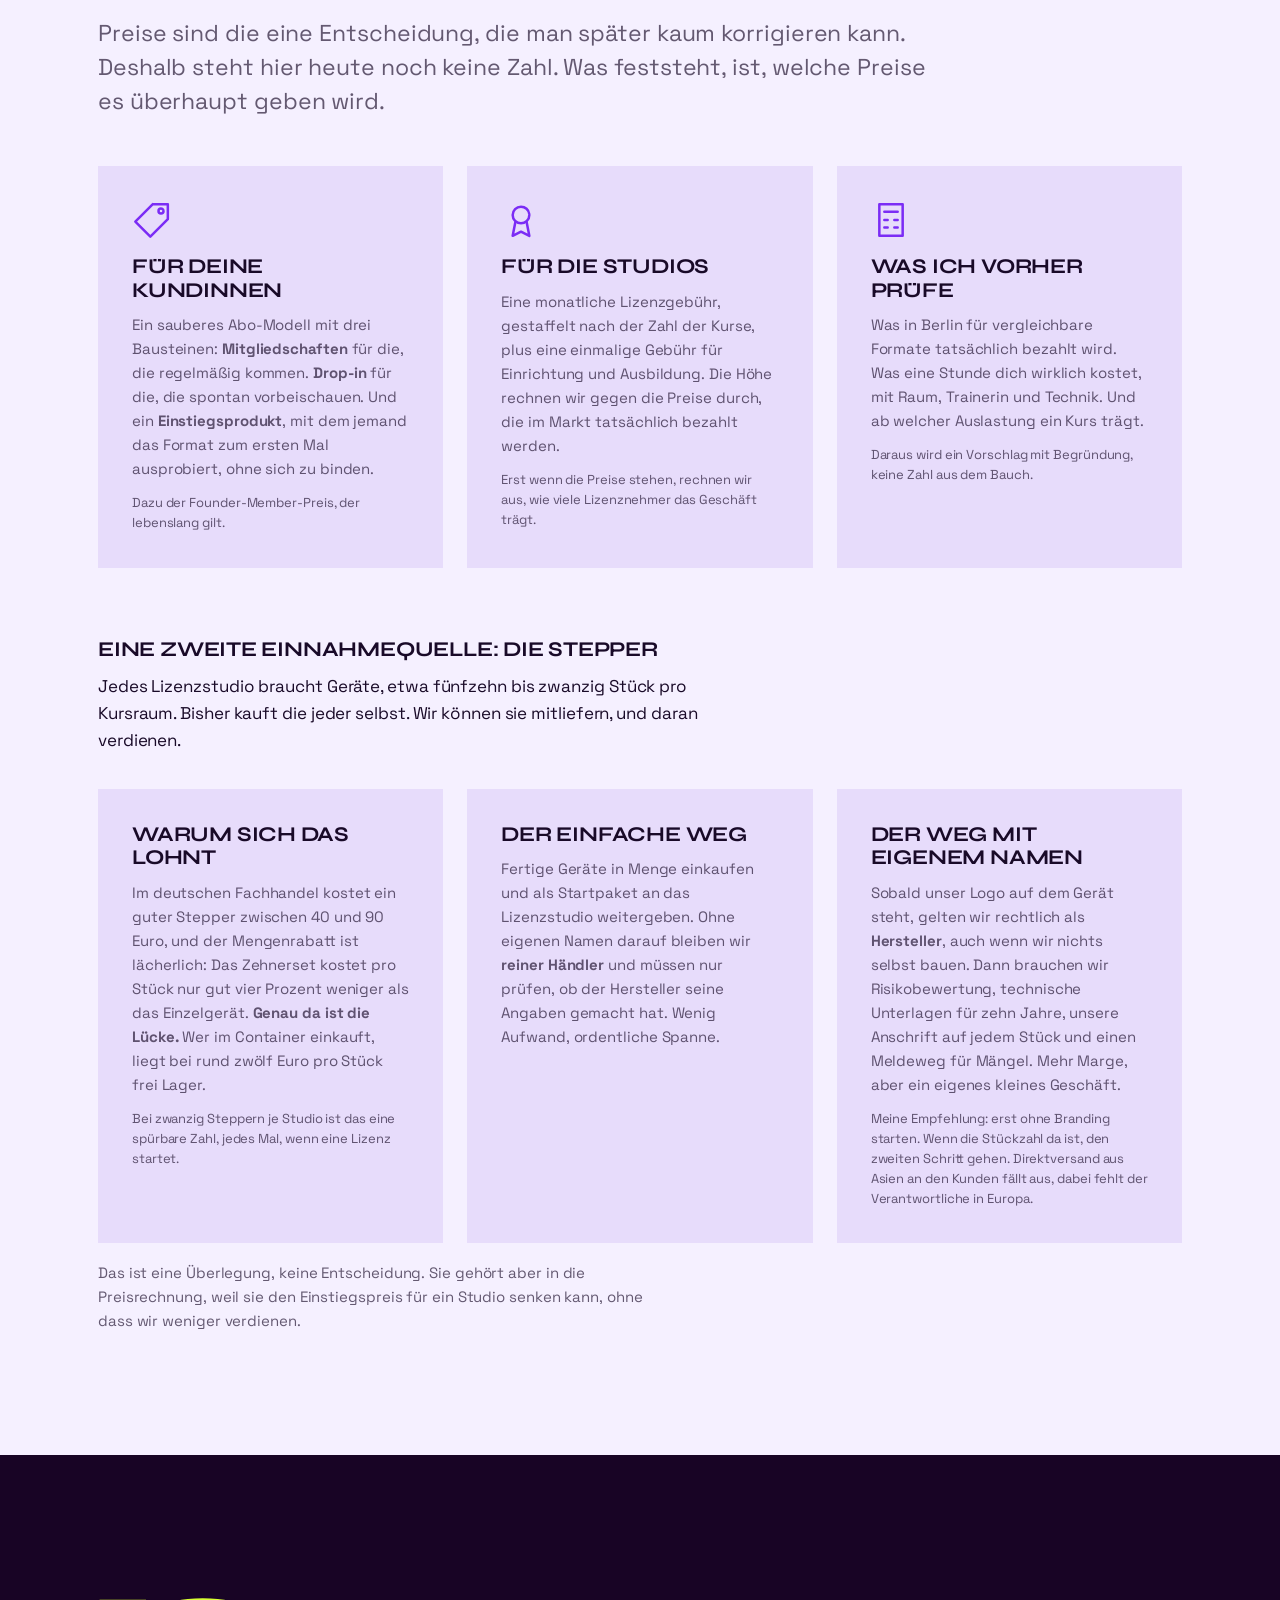
<file: lila/index.html>
<!doctype html>
<html lang="de">
<head>
<meta charset="utf-8">
<meta name="viewport" content="width=device-width,initial-scale=1">
<title>STEP IT UP by Nikeata Thompson, Entwurf Lila</title>
<meta name="description" content="Bewegung muss man sich nicht verdienen. Warum, wie und was hinter STEP IT UP steht.">
<meta name="robots" content="noindex,nofollow">
<meta property="og:title" content="STEP IT UP by Nikeata Thompson">
<meta property="og:description" content="Bewegung muss man sich nicht verdienen.">
<meta property="og:type" content="website">
<link rel="icon" href="data:image/svg+xml,<svg xmlns='http://www.w3.org/2000/svg' viewBox='0 0 80 80'><rect width='80' height='80' fill='%23180425'/><g fill='%23D8FF33'><rect x='8' y='52' width='18' height='20'/><rect x='31' y='36' width='18' height='36'/><rect x='54' y='20' width='18' height='52'/></g></svg>">
<link rel="preconnect" href="https://fonts.googleapis.com">
<link rel="preconnect" href="https://fonts.gstatic.com" crossorigin>
<link href="https://fonts.googleapis.com/css2?family=Syne:wght@700;800&family=Space+Grotesk:wght@400;500;700&family=Instrument+Serif:ital@1&family=Allura&display=swap" rel="stylesheet">
<style>
:root{
  /* Entwurf 2: Lila und Signal. Lauter, frecher, juengerer Ton. */
  --cream:#F5F0FF; --blush:#E7DCFB; --blush-2:#D6C4F5;
  --ink:#190A28; --ink-64:rgba(25,10,40,.66); --ink-38:rgba(25,10,40,.4); --hair:rgba(25,10,40,.14);
  --plum:#2C0A47; --plum-2:#3D1263; --plum-deep:#180425;
  --terra:#7B2CF5;            /* das Lila, auf hellem Grund lesbar, 5,4:1 */
  --terra-lift:#A96BFF;       /* dasselbe Lila aufgehellt, fuer dunklen Grund, 5,0:1 */
  --signal:#D8FF33;           /* Signalfarbe, nur auf Dunkel oder als Flaeche */
  --rose:#FF2E88;
  --on-dark:#F3ECFF; --on-dark-62:rgba(243,236,255,.66); --on-dark-20:rgba(243,236,255,.22);
  --nav-h:70px; --e:cubic-bezier(.16,1,.3,1);
}
*{box-sizing:border-box;margin:0;padding:0}
html{scroll-behavior:smooth;scroll-padding-top:var(--nav-h);overflow-x:clip}
body{background:var(--cream);color:var(--ink);
  font-family:'Space Grotesk',system-ui,sans-serif;
  font-size:17px;line-height:1.6;-webkit-font-smoothing:antialiased;overflow-x:hidden}
img,video{max-width:100%;display:block}
a{color:inherit}
.wrap{max-width:1180px;margin:0 auto;padding:0 clamp(20px,4vw,48px)}
.narrow{max-width:880px}
h1,h2,h3{font-family:'Syne',system-ui,sans-serif;font-weight:800;font-variation-settings:normal;
  text-transform:uppercase;line-height:.88;letter-spacing:-.035em}
h2{font-size:clamp(32px,6vw,76px)}
h3{font-size:clamp(17px,1.7vw,21px);font-weight:700;line-height:1.12;
  letter-spacing:-.01em;overflow-wrap:anywhere;hyphens:auto;min-width:0}
em.s{font-family:'Instrument Serif',Georgia,serif;font-style:italic;font-variation-settings:normal;
  font-weight:400;text-transform:none;letter-spacing:-.01em;color:var(--terra)}
p{max-width:64ch}
.lead{font-size:clamp(18px,2vw,23px);line-height:1.48;color:var(--ink-64)}
.muted{color:var(--ink-64)} .sm{font-size:15px;line-height:1.6} .xs{font-size:13px;line-height:1.55}
.kicker{font-weight:700;text-transform:uppercase;font-size:11px;
  letter-spacing:.26em;color:var(--terra);display:flex;align-items:center;gap:12px;margin-bottom:20px}
.kicker::before{content:"";width:34px;height:2px;background:var(--terra);flex:none}
.dark .kicker{color:var(--blush-2)} .dark .kicker::before{background:var(--blush-2)}
section{padding:clamp(70px,9.5vw,138px) 0;position:relative}
.dark{background:var(--plum);color:var(--on-dark)}
.deep{background:var(--plum-deep);color:var(--on-dark)}
.dark p,.dark .muted,.deep p,.deep .muted{color:var(--on-dark-62)}
.tint{background:var(--blush)}

/* NAV */
#bar{position:fixed;top:0;left:0;height:3px;width:0;background:linear-gradient(90deg,var(--terra),var(--rose));z-index:110;transition:width .1s linear}
nav{position:fixed;top:0;left:0;right:0;height:var(--nav-h);z-index:100;display:flex;align-items:center;
  justify-content:space-between;padding:0 clamp(18px,4vw,44px);background:rgba(58,27,48,0);backdrop-filter:blur(0);
  transition:background .5s var(--e),backdrop-filter .5s var(--e)}
nav.stuck{background:rgba(37,16,31,.93);backdrop-filter:blur(14px);box-shadow:0 1px 0 rgba(246,235,227,.1)}
.logo{display:flex;align-items:center;gap:11px;text-decoration:none;color:var(--on-dark)}
.logo .mark{display:flex;align-items:flex-end;gap:2px;height:20px}
.logo .mark i{display:block;width:5px;background:var(--terra);border-radius:1px;animation:stepbar 2.4s var(--e) infinite}
.logo .mark i:nth-child(1){height:7px}.logo .mark i:nth-child(2){height:13px;animation-delay:.16s}.logo .mark i:nth-child(3){height:20px;animation-delay:.32s}
@keyframes stepbar{0%,55%,100%{transform:scaleY(1);opacity:.85}22%{transform:scaleY(.42);opacity:1}}
.logo .wm{font-weight:700;text-transform:uppercase;font-size:15px;letter-spacing:-.02em;line-height:1;display:flex;gap:.32em}
.logo .wm span{display:inline-block;animation:hop 2.4s var(--e) infinite}
.logo .wm span:nth-child(2){animation-delay:.16s}.logo .wm span:nth-child(3){animation-delay:.32s;color:var(--terra)}
@keyframes hop{0%,55%,100%{transform:translateY(0)}22%{transform:translateY(-3px)}}
/* Golden-Circle-Anzeige */
.rings{display:flex;align-items:center;gap:14px}
.rings a{text-decoration:none;font-size:11px;letter-spacing:.2em;text-transform:uppercase;
  font-weight:700;color:var(--on-dark-62);transition:color .35s;display:flex;align-items:center;gap:7px}
.rings a.on{color:var(--on-dark)}
.rings a i{width:9px;height:9px;border-radius:50%;border:1.5px solid var(--on-dark-20);transition:.4s var(--e);flex:none}
.rings a.on i{background:var(--terra);border-color:var(--terra);transform:scale(1.25)}
@media(max-width:760px){.rings a span{display:none}.rings{gap:10px}}

/* HERO */
.hero{position:relative;min-height:100svh;display:flex;align-items:flex-end;overflow:hidden;background:var(--plum-deep)}
.hero video{position:absolute;inset:0;width:100%;height:100%;object-fit:cover;z-index:1;
  transform:scale(1.06);animation:kb 26s ease-in-out infinite alternate}
@keyframes kb{from{transform:scale(1.06)}to{transform:scale(1.16)}}
.hero .veil{position:absolute;inset:0;z-index:2;background:linear-gradient(180deg,rgba(37,16,31,.8) 0%,rgba(37,16,31,.44) 34%,rgba(37,16,31,.88) 78%,var(--plum-deep) 100%)}
.hero .veil2{position:absolute;inset:0;z-index:2;background:radial-gradient(120% 80% at 78% 18%,rgba(226,84,43,.32),transparent 60%)}
.hero .wrap{position:relative;z-index:4;width:100%;padding-bottom:clamp(52px,7vw,96px);padding-top:calc(var(--nav-h) + 40px)}
.hero h1{font-size:clamp(52px,13.5vw,182px);color:var(--on-dark);line-height:.83;
  margin-bottom:clamp(6px,1vw,14px)}
.hero h1 span{display:block;opacity:0;
  animation:up 1.1s var(--e) both, step 6.4s ease-in-out 1.6s infinite}
.hero h1 .l2{padding-left:.09em;animation-delay:.16s,2.05s}
.hero h1 .l3{padding-left:.185em;animation-delay:.32s,2.5s;color:var(--terra)}
@keyframes up{from{opacity:0;transform:translateY(52px)}to{opacity:1;transform:none}}
/* Das Wortzeichen steigt weiter, Zeile für Zeile, wie jemand, der Stufen nimmt */
@keyframes step{
  0%,100%{translate:0 0}
  38%{translate:.052em -.05em}
  62%{translate:.052em -.05em}}
.hero .by{font-family:'Allura',cursive;font-weight:400;font-variation-settings:normal;text-transform:none;
  font-size:clamp(34px,5.4vw,70px);letter-spacing:.005em;line-height:1.12;color:var(--on-dark);
  margin-top:clamp(16px,2.2vw,30px);padding-left:.34em;text-shadow:0 2px 22px rgba(37,16,31,.55);
  opacity:0;animation:write 2.4s cubic-bezier(.42,0,.24,1) 3s both}
/* die Signatur wird nach drei Sekunden geschrieben, von links nach rechts */
@keyframes write{
  0%{opacity:0;clip-path:inset(0 100% -35% 0);transform:translateY(5px) rotate(-1.6deg)}
  6%{opacity:1}
  100%{opacity:1;clip-path:inset(0 -8% -35% 0);transform:none}}
.hero .claim{margin-top:32px;max-width:22ch;font-size:clamp(20px,2.8vw,34px);line-height:1.2;
  font-weight:700;text-transform:uppercase;letter-spacing:-.02em;
  color:var(--on-dark);opacity:0;animation:up 1s var(--e) .66s both}
.hero .cta{display:flex;gap:12px;flex-wrap:wrap;margin-top:32px;opacity:0;animation:up 1s var(--e) .8s both}
.btn{display:inline-flex;align-items:center;gap:9px;text-decoration:none;cursor:pointer;border:0;
  font-weight:700;text-transform:uppercase;font-size:13.5px;letter-spacing:.08em;
  padding:16px 26px;border-radius:2px;transition:transform .3s var(--e)}
.btn:hover{transform:translateY(-2px)}
.btn-p{background:var(--terra);color:#fff}
.btn-g{background:transparent;color:var(--on-dark);border:1px solid var(--on-dark-20)}
.cue{position:absolute;bottom:20px;left:50%;transform:translateX(-50%);z-index:5;display:flex;flex-direction:column;
  align-items:center;gap:8px;font-size:10px;letter-spacing:.24em;text-transform:uppercase;color:var(--on-dark-62);
  font-weight:700;opacity:0;animation:up 1s var(--e) 1.15s both}
.cue i{width:1px;height:30px;background:linear-gradient(var(--on-dark-20),transparent);animation:pulse 2.1s ease-in-out infinite}
@keyframes pulse{0%,100%{opacity:.35;transform:scaleY(.6)}50%{opacity:1;transform:scaleY(1)}}

/* Symbole, zeichnen sich beim Sichtbarwerden */
.ico{width:40px;height:40px;margin-bottom:15px}
.ico svg{width:100%;height:100%;display:block;overflow:visible}
.ico [pathLength]{fill:none;stroke:var(--terra);stroke-width:1.5;stroke-linecap:round;
  stroke-linejoin:round;stroke-dasharray:1;stroke-dashoffset:1;
  transition:stroke-dashoffset 1.25s var(--e)}
.ico [pathLength]:nth-child(2){transition-delay:.22s}
.ico [pathLength]:nth-child(3){transition-delay:.4s}
.ico [pathLength]:nth-child(4){transition-delay:.55s}
.ico [pathLength]:nth-child(5){transition-delay:.68s}
.rv.in .ico [pathLength],.flat .ico [pathLength]{stroke-dashoffset:0}
.deep .ico [pathLength]{stroke:#D97A5C}
@media(prefers-reduced-motion:reduce){
  .ico [pathLength]{transition:none;stroke-dashoffset:0}
  .hero h1 span{animation:up 1.1s var(--e) both}}

/* Reveal */
.rv{opacity:0;transform:translateY(30px);transition:opacity .9s var(--e),transform .9s var(--e)}
.rv.in{opacity:1;transform:none}
.rv.d1{transition-delay:.09s}.rv.d2{transition-delay:.18s}.rv.d3{transition-delay:.27s}
@media (prefers-reduced-motion:reduce){.rv{opacity:1;transform:none;transition:none}*{animation:none!important}html{scroll-behavior:auto}}
body.flat .hero{min-height:auto}
body.flat .cue{display:none}

/* Kapitelkopf */
.chapter{display:flex;align-items:baseline;gap:clamp(14px,2.4vw,28px);margin-bottom:clamp(28px,4vw,48px)}
.chapter .num{font-weight:700;font-size:clamp(46px,8vw,120px);line-height:.8;
  color:transparent;-webkit-text-stroke:2px var(--terra);letter-spacing:-.04em}
.deep .chapter .num,.dark .chapter .num{-webkit-text-stroke-color:var(--blush-2)}
.chapter .lbl{font-weight:700;text-transform:uppercase;
  font-size:clamp(13px,1.5vw,17px);letter-spacing:.3em;color:var(--terra)}
.deep .chapter .lbl,.dark .chapter .lbl{color:var(--blush-2)}
.chapter .sub{display:block;font-size:14px;color:var(--ink-38);margin-top:7px;letter-spacing:.02em;text-transform:none;
  font-weight:700}
.deep .chapter .sub,.dark .chapter .sub{color:var(--on-dark-62)}

/* Grosse Aussage */
.statement{font-weight:700;text-transform:uppercase;
  font-size:clamp(38px,8.6vw,116px);line-height:.88;letter-spacing:-.03em;max-width:16ch}
.negations{margin-top:clamp(26px,3.6vw,44px);display:flex;flex-direction:column;gap:6px}
.negations span{font-family:'Fraunces',Georgia,serif;font-style:italic;font-weight:400;
  font-variation-settings:'SOFT' 50,'WONK' 1,'opsz' 110;font-size:clamp(19px,2.6vw,32px);line-height:1.28;color:var(--blush-2)}
.negations span:last-child{color:var(--terra)}

/* Bausteine */
.band{display:grid;grid-template-columns:repeat(auto-fit,minmax(140px,1fr));gap:1px;background:var(--hair);margin-top:clamp(44px,6vw,76px)}
.band>div{background:var(--cream);padding:28px 22px}
.dark .band,.deep .band{background:var(--on-dark-20)}
.dark .band>div{background:var(--plum)} .deep .band>div{background:var(--plum-deep)}
.band .n{font-weight:700;font-size:clamp(34px,4.8vw,56px);line-height:.92;color:var(--terra)}
.band .l{font-size:11px;letter-spacing:.2em;text-transform:uppercase;color:var(--ink-38);margin-top:10px;font-weight:700}
.dark .band .l,.deep .band .l{color:var(--on-dark-62)}
.g2{display:grid;grid-template-columns:repeat(auto-fit,minmax(min(100%,290px),1fr));gap:clamp(16px,2.4vw,26px)}
.g4{display:grid;grid-template-columns:repeat(auto-fit,minmax(min(100%,238px),1fr));gap:clamp(14px,1.8vw,20px)}
.g3{display:grid;grid-template-columns:repeat(auto-fit,minmax(min(100%,282px),1fr));gap:clamp(16px,2.4vw,24px)}
.card{background:var(--blush);border-radius:4px;padding:clamp(24px,3vw,34px)}
.dark .card,.deep .card{background:var(--plum-2)} .tint .card{background:#fff}
.card h3{margin-bottom:11px}
.card ul{padding-left:19px;margin-top:9px}
.card li{margin-bottom:8px;color:var(--ink-64);font-size:15px;line-height:1.55}
.dark .card li,.deep .card li{color:var(--on-dark-62)}
.chips{display:flex;flex-wrap:wrap;gap:9px;margin-top:20px}
.chips span{border:1px solid var(--hair);padding:8px 15px;border-radius:99px;font-size:13.5px;font-weight:700}
.dark .chips span,.deep .chips span{border-color:var(--on-dark-20)}

/* Regeln */
.rules{margin-top:clamp(30px,4.4vw,52px);border-top:1px solid var(--hair)}
.rule{display:grid;grid-template-columns:56px 1fr;gap:clamp(16px,2.6vw,32px);padding:clamp(22px,3vw,34px) 0;border-bottom:1px solid var(--hair)}
.rule .no{font-weight:700;font-size:clamp(24px,3vw,38px);line-height:.9;
  color:transparent;-webkit-text-stroke:1.5px var(--terra)}
.rule h3{margin-bottom:8px}
.rule p{color:var(--ink-64);font-size:16px;max-width:56ch}
.rule .note{margin-top:9px;font-size:14px;color:var(--terra);font-weight:700}

/* Vorbild */
.ref{display:grid;grid-template-columns:1fr minmax(290px,352px);gap:clamp(24px,4vw,50px);align-items:start}
@media(max-width:820px){.ref{grid-template-columns:1fr}}
.embed{background:var(--plum-2);border-radius:4px;padding:14px;min-height:400px;display:flex;align-items:center;justify-content:center}
.embed blockquote{margin:0!important;max-width:100%!important}

/* Zeitstrahl */
.tl{position:relative;margin-top:clamp(36px,5vw,58px);padding-left:clamp(40px,6vw,82px)}
.tl::before{content:"";position:absolute;left:clamp(11px,1.9vw,25px);top:12px;bottom:12px;width:2px;background:var(--hair)}
.tl-fill{position:absolute;left:clamp(11px,1.9vw,25px);top:12px;width:2px;height:0;background:linear-gradient(var(--terra),var(--rose));transition:height .25s linear}
.step{position:relative;padding-bottom:clamp(34px,4.6vw,50px)}
.step:last-child{padding-bottom:0}
.step::before{content:"";position:absolute;left:calc(clamp(11px,1.9vw,25px) - clamp(40px,6vw,82px) - 6px);top:9px;
  width:16px;height:16px;border-radius:50%;background:var(--cream);border:2px solid var(--hair);transition:.5s var(--e)}
.step.in::before{background:var(--terra);border-color:var(--terra);transform:scale(1.18)}
.step .when{font-weight:700;text-transform:uppercase;font-size:12.5px;letter-spacing:.14em;color:var(--terra);margin-bottom:6px}
.step .q{font-family:'Fraunces',Georgia,serif;font-style:italic;font-weight:400;font-size:17px;color:var(--ink-64);margin:8px 0 10px}
.step p{max-width:58ch;color:var(--ink-64);font-size:15.5px}
.step .done{margin-top:10px;font-size:14px;font-weight:700;color:var(--ink)}
.deep .step p{color:var(--on-dark-62)}
.deep .step h3{color:var(--on-dark)}
.step ul{list-style:none;margin:12px 0 0;padding:0;max-width:58ch}
.step ul li{position:relative;padding-left:19px;font-size:14.5px;line-height:1.56;
  color:var(--ink-64);margin-top:6px}
.step ul li::before{content:"";position:absolute;left:2px;top:.62em;width:7px;height:1px;background:var(--terra)}
.deep .step ul li{color:var(--on-dark-62)}
.deep .step ul li::before{background:#D97A5C}
.deep .step ul li strong{color:var(--on-dark)}

/* Person */
.person{display:grid;grid-template-columns:minmax(220px,.75fr) 1.25fr;gap:clamp(24px,4vw,52px);align-items:center}
@media(max-width:760px){.person{grid-template-columns:1fr}}
.person img{width:100%;aspect-ratio:3/4;object-fit:cover;object-position:50% 8%;border-radius:4px;filter:saturate(1.06) contrast(1.04)}
.pull{font-family:'Fraunces',Georgia,serif;font-style:italic;font-weight:400;
  font-variation-settings:'SOFT' 55,'WONK' 1,'opsz' 130;font-size:clamp(22px,3.2vw,42px);line-height:1.13;letter-spacing:-.015em;max-width:19ch}

/* Plan / Weg */
.plan{margin-top:clamp(26px,4vw,42px)}
.plan .r{display:grid;grid-template-columns:clamp(84px,12vw,146px) 52px 1fr;gap:clamp(12px,2vw,24px);align-items:baseline;padding:14px 0;border-bottom:1px solid var(--hair)}
.plan .r.hi{background:linear-gradient(90deg,rgba(226,84,43,.12),transparent 62%);margin:0 -14px;padding:18px 14px;border-bottom-color:transparent}
.plan .b{font-weight:700;text-transform:uppercase;font-size:15px}
.plan .m{font-weight:700;color:var(--terra);font-size:17px;font-variant-numeric:tabular-nums}
.plan .t{color:var(--ink-64);font-size:15px}
.path{counter-reset:p;margin-top:clamp(26px,4vw,42px)}
.path .p{display:grid;grid-template-columns:42px 1fr;gap:16px;padding:13px 0;border-bottom:1px solid var(--hair);align-items:baseline}
.path .p::before{counter-increment:p;content:counter(p,decimal-leading-zero);font-weight:700;font-size:13px;color:var(--terra)}
.path b{font-weight:700;display:block;font-size:15.5px;margin-bottom:2px}
.path span{color:var(--ink-64);font-size:14.5px}
.dark .path .p,.deep .path .p{border-bottom-color:var(--on-dark-20)}
.dark .path span,.deep .path span{color:var(--on-dark-62)}

/* Ende */
.end{background:var(--plum-deep);color:var(--on-dark);text-align:center;overflow:hidden;position:relative}
.end h2{color:var(--on-dark)}
.bloom{position:absolute;border-radius:50%;filter:blur(90px);opacity:.38;pointer-events:none;
  width:46vw;height:46vw;background:var(--terra);right:-14vw;top:-16vw}
.stufe{display:flex;align-items:flex-end;height:26px;justify-content:center}
.stufe i{display:block;background:var(--terra)}
.stufe i:nth-child(1){width:40px;height:6px}.stufe i:nth-child(2){width:40px;height:15px}.stufe i:nth-child(3){width:40px;height:25px}
footer{background:var(--ink);color:rgba(246,235,227,.55);padding:44px 0;font-size:13px}
footer a{color:rgba(246,235,227,.8)}
.legal{margin-top:16px;font-size:11.5px;line-height:1.6;color:rgba(246,235,227,.42)}
@media(max-width:560px){
  nav{padding:0 14px}.logo .wm{font-size:13px}
  .btn{padding:14px 20px;font-size:12.5px}
}

table{width:100%;border-collapse:collapse;font-size:15px;margin-top:18px}
th,td{text-align:left;padding:11px 12px;border-bottom:1px solid var(--hair);vertical-align:top}
.dark th,.dark td,.deep th,.deep td{border-bottom-color:var(--on-dark-20)}
th{font-weight:700;text-transform:uppercase;font-size:10.5px;
  letter-spacing:.15em;color:var(--ink-38)}
.dark th,.deep th{color:var(--on-dark-62)}
td.n{font-variant-numeric:tabular-nums;white-space:nowrap}
.feld{display:grid;grid-template-columns:repeat(auto-fit,minmax(min(100%,200px),1fr));
  gap:1px;background:var(--hair);margin-top:clamp(26px,3.4vw,38px);border:1px solid var(--hair)}
.feld>div{background:var(--cream);padding:clamp(18px,2.2vw,26px)}
.feld .n{font-weight:700;font-size:clamp(28px,3.6vw,44px);
  line-height:.95;color:var(--terra)}
.feld .k{font-weight:700;text-transform:uppercase;font-size:11px;
  letter-spacing:.18em;margin-top:9px}
.feld .d{font-size:13.5px;line-height:1.5;color:var(--ink-64);margin-top:7px}
.feld>div.off .n{color:var(--ink-38)}
.szen{display:grid;grid-template-columns:clamp(74px,9vw,110px) clamp(64px,8vw,96px) 1fr;
  gap:clamp(10px,1.8vw,22px);align-items:baseline;padding:13px 0;border-bottom:1px solid var(--hair)}
.szen b{font-weight:700;text-transform:uppercase;font-size:12.5px;
  letter-spacing:.12em;color:var(--terra)}
.szen .z{font-weight:700;font-size:clamp(22px,2.6vw,30px);line-height:1}
.szen span{font-size:14.5px;line-height:1.5;color:var(--ink-64)}
.big{display:grid;grid-template-columns:repeat(auto-fit,minmax(min(100%,200px),1fr));gap:1px;
  background:var(--hair);margin-top:clamp(28px,4vw,44px)}
.dark .big,.deep .big{background:var(--on-dark-20)}
.big>div{background:var(--cream);padding:26px 22px}
.dark .big>div{background:var(--plum)} .deep .big>div{background:var(--plum-deep)}
.big .v{font-weight:700;font-size:clamp(30px,4vw,46px);line-height:.95;color:var(--terra)}
.big .k{font-size:12px;letter-spacing:.14em;text-transform:uppercase;color:var(--ink-38);margin-top:9px;
  font-weight:700}
.dark .big .k,.deep .big .k{color:var(--on-dark-62)}
.big .d{font-size:14px;color:var(--ink-64);margin-top:8px;line-height:1.5}
.dark .big .d,.deep .big .d{color:var(--on-dark-62)}
.hero .datum{font-family:'Space Grotesk',sans-serif;font-size:13px;letter-spacing:.22em;text-transform:uppercase;
  font-weight:700;color:var(--on-dark-62);margin-top:26px;
  opacity:0;animation:up 1s var(--e) .92s both}

.lockup{display:flex;flex-wrap:wrap;gap:clamp(16px,2.4vw,26px);margin-top:clamp(28px,4vw,44px)}
.lockup .plate{flex:1 1 240px;min-width:0;display:flex;align-items:center;justify-content:center;
  padding:clamp(30px,4vw,52px) clamp(20px,3vw,34px);border-radius:4px}
.lockup .plate.a{background:#fff;border:1px solid var(--hair)} .lockup .plate.b{background:var(--plum-deep)}
.lockup .plate.c{background:var(--terra)}
.wm2{font-family:'Fraunces',Georgia,serif;font-weight:700;font-variation-settings:'SOFT' 30,'WONK' 0,'opsz' 144;
  text-transform:none;line-height:.84;letter-spacing:-.035em;font-size:clamp(30px,3.4vw,44px)}
.wm2 span{display:block} .wm2 .s2{padding-left:.14em} .wm2 .s3{padding-left:.28em}
.wm2 .sig{font-family:'Allura',cursive;font-weight:400;font-size:.5em;line-height:1;
  padding-left:.6em;margin-top:.3em;letter-spacing:0}
.a .wm2{color:var(--ink)} .a .wm2 .s3{color:var(--terra)} .a .wm2 .sig{color:var(--ink-64)}
.b .wm2{color:var(--on-dark)} .b .wm2 .s3{color:#D97A5C} .b .wm2 .sig{color:var(--on-dark-62)}
.c .wm2{color:var(--cream)} .c .wm2 .s3{color:var(--ink)} .c .wm2 .sig{color:rgba(249,244,238,.85)}
.toolrow{display:flex;align-items:center;gap:14px;margin-top:16px}
.toolrow img{width:38px;height:38px;flex:none}
.toolrow span{font-size:14px;line-height:1.45}

/* ============================================================
   ENTWURF LILA, die laute Schicht.
   Regel fuer die Signalfarbe: nur auf Dunkel oder als Flaeche
   mit dunkler Schrift. Nie als Text auf Hell.
   ============================================================ */
body{letter-spacing:-.005em}
h2{font-size:clamp(34px,6.6vw,84px)}

/* Lila auf Dunkel immer aufgehellt, sonst zu wenig Kontrast */
.deep em.s,.dark em.s{color:var(--terra-lift)}
.deep .kicker,.dark .kicker{color:var(--signal)}
.deep .kicker::before,.dark .kicker::before{background:var(--signal)}
.deep .ico [pathLength],.dark .ico [pathLength]{stroke:var(--signal)}
.deep .step .when,.dark .step .when{color:var(--signal)}
.deep .step ul li::before,.dark .step ul li::before{background:var(--signal)}
.deep .big .v,.dark .big .v,.deep .band .n,.dark .band .n{color:var(--signal)}
.deep .step.in::before,.dark .step.in::before{background:var(--signal);border-color:var(--signal)}
.negations span:last-child{color:var(--signal)}
.logo .wm span:nth-child(3){color:var(--signal)}
.logo .mark i{background:var(--signal)}
.rings a.on i{background:var(--signal);border-color:var(--signal)}
.dark .path .p::before,.deep .path .p::before{color:var(--signal)}
.dark .rule .note,.deep .rule .note{color:var(--signal)}
.dark .plan .m,.deep .plan .m{color:var(--signal)}
.tl-fill{background:linear-gradient(var(--signal),var(--terra-lift))}
#bar{background:linear-gradient(90deg,var(--signal),var(--terra-lift))}

/* Der Signal-Knopf */
.btn{font-family:'Syne',sans-serif;font-weight:800;letter-spacing:.02em;border-radius:0}
.btn-p{background:var(--signal);color:var(--ink);font-weight:800}
.btn-p:hover{background:#E4FF66}
.btn-g{border-color:var(--on-dark-20)}

/* Kapitelzahlen groesser und kantiger */
.chapter .num{font-family:'Syne',sans-serif;font-weight:800;-webkit-text-stroke-width:2px}
.deep .chapter .num,.dark .chapter .num{-webkit-text-stroke-color:var(--signal)}
.chapter .lbl{font-family:'Syne',sans-serif;font-weight:800;letter-spacing:.16em}
.deep .chapter .lbl,.dark .chapter .lbl{color:var(--signal)}

/* Hero */
.hero h1 .l3{color:var(--signal)}
.hero .veil{background:linear-gradient(180deg,rgba(24,4,37,.82) 0%,rgba(24,4,37,.4) 32%,rgba(24,4,37,.9) 78%,var(--plum-deep) 100%)}
.hero .veil2{background:radial-gradient(120% 80% at 76% 16%,rgba(123,44,245,.55),transparent 62%)}
.hero video{filter:saturate(.72) contrast(1.08) hue-rotate(-12deg)}
.hero .by{color:var(--on-dark)}
.hero .claim{font-family:'Syne',sans-serif;font-weight:800;letter-spacing:-.03em}

/* Laufband, der lauteste Ton der Seite */
.ticker{background:var(--signal);color:var(--ink);overflow:hidden;padding:15px 0;
  border-top:3px solid var(--ink);border-bottom:3px solid var(--ink)}
.ticker div{display:flex;width:max-content;animation:roll 34s linear infinite}
.ticker span{font-family:'Syne',sans-serif;font-weight:800;text-transform:uppercase;
  font-size:clamp(17px,2.3vw,27px);letter-spacing:-.02em;white-space:nowrap;padding-right:34px}
.ticker i{font-style:normal;padding-right:34px;font-size:clamp(17px,2.3vw,27px);opacity:.5}
@keyframes roll{from{transform:translateX(0)}to{transform:translateX(-50%)}}
@media(prefers-reduced-motion:reduce){.ticker div{animation:none}}

/* Aussagen und Karten haerter */
.statement{font-family:'Syne',sans-serif;font-weight:800;letter-spacing:-.038em}
.card{border-radius:0}
.tint .card{background:#fff;border:1px solid var(--hair)}
.negations span{font-family:'Syne',sans-serif;font-weight:700}
.nav .logo,.rings a{font-family:'Syne',sans-serif;font-weight:800}
</style>
</head>
<body>
<div id="bar"></div>

<nav id="nav">
  <a class="logo" href="#top">
    <span class="mark" aria-hidden="true"><i></i><i></i><i></i></span>
    <span class="wm"><span>Step</span><span>It</span><span>Up.</span></span>
  </a>
  <div class="rings">
    <a href="#warum"><i aria-hidden="true"></i><span>Warum</span></a>
    <a href="#homepage"><i aria-hidden="true"></i><span>Homepage</span></a>
    <a href="#lizenz"><i aria-hidden="true"></i><span>Lizenz</span></a>
    <a href="#fahrplan"><i aria-hidden="true"></i><span>Fahrplan</span></a>
  </div>
</nav>

<header class="hero" id="top">
  <video id="hv" autoplay muted loop playsinline preload="metadata" poster="../assets/hero-poster.jpg" aria-hidden="true">
    <source src="../assets/hero.mp4" type="video/mp4">
  </video>
  <div class="veil"></div><div class="veil2"></div>
  <div class="wrap">
    <h1><span>Step</span><span class="l2">it</span><span class="l3">up.</span></h1>
    <p class="by">by Nikeata Thompson</p>
    <p class="claim">Bewegung muss man sich nicht verdienen.</p>
    <p class="datum">Entwurf 2 &middot; Lila und Signal</p>
    <div class="cta">
      <a class="btn btn-p" href="#warum">Durchgehen</a>
      <a class="btn btn-g" href="#fahrplan">Zum Fahrplan</a>
    </div>
  </div>
  <div class="cue"><i></i>scrollen</div>
</header>
<div class="ticker" aria-hidden="true"><div>
  <span>Bewegung muss man sich nicht verdienen.</span><i>/</i><span>Step it up.</span><i>/</i><span>Ganz Deutschland tanzt.</span><i>/</i><span>Fang du an.</span><i>/</i>
  <span>Bewegung muss man sich nicht verdienen.</span><i>/</i><span>Step it up.</span><i>/</i><span>Ganz Deutschland tanzt.</span><i>/</i><span>Fang du an.</span><i>/</i>
</div></div>
<section class="deep" id="warum">
  <div class="wrap">
    <div class="chapter rv"><span class="num">01</span>
      <span><span class="lbl">Warum</span><span class="sub">Der Satz, auf dem alles steht</span></span></div>
    <p class="statement rv d1" style="color:var(--on-dark)">Bewegung muss man sich nicht verdienen.</p>
    <div class="negations rv d2">
      <span>Nicht durch Talent.</span>
      <span>Nicht durch die richtige Figur.</span>
      <span>Nicht durch Vorerfahrung.</span>
    </div>
    <p class="lead rv d2" style="margin-top:34px;max-width:54ch;color:var(--on-dark-62)">Dieser Satz ist die
      Grundlage für alles, was danach kommt: für die Bilder, die wir machen, für den Ton, in dem wir
      schreiben, für die Menschen, die wir ansprechen, und dafür, wie sich eine Stunde anfühlt,
      bevor sie überhaupt begonnen hat.</p>
  </div>
</section>

<section class="tint" id="produkte">
  <div class="wrap">
    <div class="chapter rv"><span class="num">02</span>
      <span><span class="lbl">Was wir bauen</span><span class="sub">Zwei Sachen gleichzeitig, ein Termin</span></span></div>
    <h2 class="rv d1">Die Schule aufbauen.<br>Das Produkt <em class="s">vorbereiten.</em></h2>
    <p class="lead rv d2" style="margin-top:24px;max-width:56ch">Beides läuft ab September nebeneinander.
      Die Schule geht in Betrieb, während das Lizenzprodukt fertig gebaut wird, damit am
      <strong>1. Januar</strong> beides startet und nicht eins auf das andere wartet.</p>
    <div class="g2" style="margin-top:clamp(32px,4.5vw,50px)">
      <div class="card rv"><h3>Die Schule</h3>
        <p class="sm muted">Deine Kurse in Berlin. Anmeldung, Bezahlung, Check-in, Kundenportal,
          komplett digital von Tag eins. Hier entsteht der Beweis, dass das Format trägt: mit echten
          Teilnehmerinnen, echten Zahlungen, echten Zahlen.</p></div>
      <div class="card rv d1"><h3>Das Lizenzformat</h3>
        <p class="sm muted">Parallel dazu bauen wir alles, was ein Studio braucht, um STEP IT UP in
          seinen Kursplan zu nehmen: Choreografien, Videoportal, Verträge, Ausbildung, Gebietsschutz.</p></div>
    </div>
  </div>
</section>

<section id="marke">
  <div class="wrap">
    <div class="chapter rv"><span class="num">03</span>
      <span><span class="lbl">Name und Marke</span><span class="sub">Geprüft, der Weg ist frei</span></span></div>
    <h2 class="rv d1">Der Name<br>ist <em class="s">frei.</em></h2>
    <div class="g2" style="margin-top:clamp(30px,4.5vw,48px)">
      <div class="card rv"><h3>Die Register sind sauber</h3>
        <p class="sm muted">Ich habe DPMA, EUIPO und WIPO abgefragt, Deutschland, EU, Österreich,
          Schweiz und Großbritannien. <strong>Ich habe keine eingetragene Marke gefunden, die uns
          gefährlich wird.</strong> Es gibt ältere Marken rund um das Wort „Step", aber keine, die
          „Step It Up" in unseren Klassen blockiert.</p>
        <p class="sm" style="margin-top:14px;color:var(--terra);font-weight:700">
          Meine Empfehlung: Bevor wir anmelden, lässt ein Fachanwalt für Markenrecht das noch einmal
          gegenprüfen. Eine Registerabfrage ist eine gute Grundlage, aber keine Freigabe.</p></div>
      <div class="card rv d1"><h3>Die Domain ist frei</h3>
        <p class="sm muted"><strong>step-it-up.de ist verfügbar</strong> und wird registriert.
          stepitup.de ist zwar vergeben, liegt aber nur geparkt und ohne Website, die frage ich
          zum Kauf an. Dazu sichern wir nikeata.de und nikeata.com, beide ebenfalls frei.</p></div>
    </div>

    <h3 class="rv" style="margin-top:clamp(36px,4.5vw,56px)">Das Design entwickeln wir zusammen</h3>
    <p class="rv d1" style="margin-top:12px;max-width:56ch">Wie die Marke am Ende aussieht, lege ich
      nicht allein fest. Das ist dein Name, der darunter steht. Ich bringe die Vorarbeit mit,
      du entscheidest, und danach steht es fest: für die Homepage, für Instagram, für jedes Studio,
      das später die Lizenz kauft.</p>
    <div class="g3 rv d1" style="margin-top:clamp(26px,3.6vw,38px)">
      <div class="card"><div class="ico"><svg viewBox="0 0 24 24" aria-hidden="true"><path pathLength="1" d="M4 20 L4 9"/><path pathLength="1" d="M12 20 L12 5"/><path pathLength="1" d="M20 20 L20 12"/><path pathLength="1" d="M2 20 L22 20"/></svg></div>
        <h3>Ich zeige Richtungen</h3><p class="sm muted">Fertige Welten, keine Skizzen. Jede mit
        Farben, Schriften, Bildsprache und Ton. Du siehst sofort, wie sich eine anfühlt, statt sie
        dir vorstellen zu müssen.</p></div>
      <div class="card"><div class="ico"><svg viewBox="0 0 24 24" aria-hidden="true"><path pathLength="1" d="M3 7 L11 7"/><path pathLength="1" d="M3 17 L11 17"/><path pathLength="1" d="M14 12 L17 15 L22 8"/></svg></div>
        <h3>Du wählst und wirfst raus</h3><p class="sm muted">Wir gehen sie zusammen durch. Was nicht
        nach dir klingt, fliegt. Aus dem, was bleibt, wird eine Richtung, und die schärfen wir so
        lange, bis du sie unterschreiben würdest.</p></div>
      <div class="card"><div class="ico"><svg viewBox="0 0 24 24" aria-hidden="true"><path pathLength="1" d="M4 4 L11 4 L11 20 L4 20 Z"/><path pathLength="1" d="M13 4 L20 4 L20 20 L13 20 Z"/><path pathLength="1" d="M11 4 L13 4"/></svg></div>
        <h3>Dann wird es festgeschrieben</h3><p class="sm muted">Am Ende steht die Markenbibel:
        Logo, Farben, Schriften, Bildregeln, Sprache. Ab da sieht jede Anzeige und jedes
        Lizenzstudio gleich aus, auch ohne dich.</p></div>
    </div>
  </div>
</section>

<section class="dark" id="homepage">
  <div class="wrap">
    <div class="chapter rv"><span class="num">04</span>
      <span><span class="lbl">Homepage-Konzeption</span><span class="sub">Aufbau, Inhalte, Anmeldungen</span></span></div>
    <h2 class="rv d1" style="color:var(--on-dark)">Die Seite erzählt<br>das <em class="s">Warum.</em></h2>
    <p class="lead rv d2" style="margin-top:24px;max-width:58ch;color:var(--on-dark-62)">Die Startseite
      verkauft keinen Kurs. Sie erklärt, warum es das Format gibt, und lässt Menschen sich
      eintragen, lange bevor es losgeht. Dahinter stehen zwei Seiten mit zwei verschiedenen Aufgaben.</p>

    <div class="g2 rv d2" style="margin-top:clamp(28px,4vw,42px)">
      <div class="card"><h3 style="color:var(--on-dark)">Die Homepage der Schule</h3>
        <p class="sm">Das Zuhause der Marke. Hier steht das Warum, das Angebot, der Stundenplan,
          wer du bist und wie man Mitglied wird. Sie ist gebaut, um zu bleiben, und sie ist die
          Seite, die Google findet.</p>
        <p class="xs" style="margin-top:12px;color:var(--on-dark-62)">Vollständig, mit Menü,
          mit allen Inhalten.</p></div>
      <div class="card"><h3 style="color:var(--on-dark)">Die Landingpage</h3>
        <p class="sm">Eine einzige Seite mit einer einzigen Aufgabe: eintragen. Dorthin führen
          Google Ads, Meta Ads und jeder Link aus einer Kampagne. Kein Menü, keine Nebenwege,
          nichts, was ablenkt.</p>
        <p class="xs" style="margin-top:12px;color:var(--on-dark-62)">Deshalb lässt sich hier
          messen, was eine Anzeige wirklich bringt. Auf einer vollen Homepage geht das unter.</p></div>
    </div>
    <p class="rv d2" style="margin-top:20px;max-width:60ch;color:var(--on-dark-62)">
      <strong style="color:var(--on-dark)">Beide sind verknüpft.</strong> Gleiche Marke, gleiche
      Anmeldung, gleiches CRM. Wer auf der Landingpage mehr wissen will, geht auf die Homepage.
      Wer auf der Homepage bereit ist, landet im selben Formular. Es gibt nur eine Liste, egal,
      durch welche Tür jemand hereinkommt.</p>

    <div class="g2" style="margin-top:clamp(30px,4.5vw,48px)">
      <div class="card rv"><h3>Der Aufbau</h3><ul>
        <li>Das Warum ganz vorn, groß, allein</li>
        <li>Was STEP IT UP ist, in wenigen Sätzen</li>
        <li>Wer du bist und woher das kommt</li>
        <li>Für wen es gemacht ist</li>
        <li>Ein eigener Bereich für Studios</li>
        <li>Die beiden Anmeldungen</li></ul></div>
      <div class="card rv d1"><h3>Was noch dazugehört</h3><ul>
        <li>Impressum, Datenschutz, Widerruf</li>
        <li>Auffindbarkeit bei Google von Anfang an</li>
        <li>Auf dem Handy gebaut, nicht nur angepasst</li>
        <li>Anbindung an das CRM, jede Eintragung landet automatisch dort</li></ul></div>
    </div>

    <h3 class="rv" style="margin-top:clamp(36px,4.5vw,56px);color:var(--on-dark)">Zwei Anmeldungen</h3>
    <div class="g2" style="margin-top:20px">
      <div class="card rv"><h3 style="color:var(--on-dark)">Newsletter</h3>
        <p class="sm">Für alle, die einfach dabei bleiben wollen. Wir informieren über den Stand:
          wann es losgeht, wo, wie weit wir sind. Keine Verpflichtung, jederzeit abbestellbar.</p>
        <p class="xs" style="margin-top:12px;color:var(--on-dark-62)">Das ist der breite Einstieg,
          daraus wird später die Liste, aus der die ersten Kurse gefüllt werden.</p></div>
      <div class="card rv d1"><h3 style="color:var(--signal)">Founder Member</h3>
        <p class="sm">Für die, die von Anfang an dabei sein wollen.
          <strong style="color:var(--on-dark)">Ihr Beitrag bleibt für immer der gleiche</strong>,
          egal, wie sich die Preise später entwickeln. Wer als Erste dabei war, zahlt auch in fünf
          Jahren noch den Preis von heute.</p>
        <p class="sm" style="margin-top:12px">So machen wir es sauber: eine
          <strong style="color:var(--on-dark)">begrenzte Zahl an Plätzen</strong>, damit es etwas wert
          ist. Und die Garantie gilt, <strong style="color:var(--on-dark)">solange die Mitgliedschaft
          ohne Unterbrechung weiterläuft</strong>. Wer kündigt und später zurückkommt, steigt zum dann
          gültigen Preis ein.</p>
        <p class="xs" style="margin-top:12px;color:var(--on-dark-62)">Das ist der Weg, den auch gute
          Studios gehen: ein echtes Versprechen, das man dauerhaft halten kann, statt eines,
          das man später zurücknehmen muss.</p></div>
    </div>
  </div>
</section>

<section class="tint" id="system">
  <div class="wrap">
    <div class="chapter rv"><span class="num">05</span>
      <span><span class="lbl">Das System</span><span class="sub">Die Schule wird digital, von Anfang an</span></span></div>
    <h2 class="rv d1">Nicht nachrüsten.<br>Sondern <em class="s">vorbauen.</em></h2>
    <p class="lead rv d2" style="margin-top:24px;max-width:58ch">Die meisten Schulen bauen ihre Technik
      erst, wenn es weh tut. Dann liegen Namen in WhatsApp, Zahlungen in einer Excel-Datei, und niemand
      weiß, wie viele Frauen nach der dritten Stunde wiederkommen.</p>
    <div class="g4" style="margin-top:clamp(30px,4.5vw,48px)">
      <div class="card rv"><div class="ico"><svg viewBox="0 0 24 24" aria-hidden="true"><circle pathLength="1" cx="12" cy="12" r="3.4"/><path pathLength="1" d="M12 2.5 L12 8.6"/><path pathLength="1" d="M21.5 12 L15.4 12"/><path pathLength="1" d="M12 21.5 L12 15.4"/><path pathLength="1" d="M2.5 12 L8.6 12"/></svg></div><h3>Eine Zentrale</h3><p class="sm muted">Hier läuft alles zusammen:
        Interessentenliste, Kundendaten, <strong>Stundenpläne</strong>, Buchungen,
        <strong>Auslastung jedes Kurses</strong>, Bezahlung, Check-in an der Tür und das Kundenportal.
        Eine Software, in der jede Teilnehmerin genau einmal steht, an derselben Stelle wie ihr
        Kursplatz und ihre Zahlung.</p>
        <div class="toolrow"><img src="../assets/nimbuscloud-logo.png" alt="Nimbuscloud">
          <span class="muted">Nimbuscloud, die Software, mit der Tanzschulen arbeiten.</span></div></div>
      <div class="card rv d1"><div class="ico"><svg viewBox="0 0 24 24" aria-hidden="true"><path pathLength="1" d="M7 2.5 L17 2.5 L17 21.5 L7 21.5 Z"/><path pathLength="1" d="M9.5 11.5 L11.5 13.6 L15 9"/><path pathLength="1" d="M10.6 5 L13.4 5"/></svg></div><h3>Anmeldung in zwei Minuten</h3><p class="sm muted">Kurs wählen, Daten
        eintragen, SEPA-Mandat erteilen, fertig, am Handy. Keine Liste am Eingang, keine
        Überweisung, die jemand von Hand abhakt.</p></div>
      <div class="card rv d2"><div class="ico"><svg viewBox="0 0 24 24" aria-hidden="true"><path pathLength="1" d="M2.5 5.5 L21.5 5.5 L21.5 18.5 L2.5 18.5 Z"/><path pathLength="1" d="M2.5 9.8 L21.5 9.8"/><path pathLength="1" d="M6 14.5 L11 14.5"/></svg></div><h3>Zahlung ohne Nachlaufen</h3><p class="sm muted">Der Beitrag wird per
        <strong>SEPA-Lastschrift</strong> eingezogen oder über die gängigen
        <strong>Online-Zahlungsanbieter</strong> bezahlt, Karte, PayPal, Sofortüberweisung.
        Rechnungen und Mahnungen laufen automatisch mit. Niemand muss offenen Beträgen
        hinterhertelefonieren.</p></div>
      <div class="card rv"><div class="ico"><svg viewBox="0 0 24 24" aria-hidden="true"><path pathLength="1" d="M6 3 L14 3 L18 7 L18 21 L6 21 Z"/><path pathLength="1" d="M14 3 L14 7 L18 7"/><path pathLength="1" d="M3.5 21.5 L20.5 2.5"/></svg></div><h3>Kein Blatt Papier</h3>
        <p class="sm muted">Der Vertrag wird digital abgeschlossen, das SEPA-Mandat digital erteilt,
        die Rechnung kommt per Mail. Der Check-in läuft über Handy oder Karte, die Anwesenheit
        schreibt sich von selbst mit. <strong>Es gibt nichts, was jemand abtippen muss.</strong></p></div>
    </div>
    <div class="big rv d2">
      <div><div class="v">1</div><div class="k">System</div><div class="d">Kunden, Kurse, Zahlungen und Videothek an einer Stelle.</div></div>
      <div><div class="v">0</div><div class="k">Listen</div><div class="d">Keine Anmeldeliste am Eingang, keine Excel im Hintergrund, kein Zettel, den jemand abtippt.</div></div>
      <div><div class="v">24/7</div><div class="k">Live-Monitoring</div><div class="d">Anmeldungen laufen live ein, die Kennzahlen werden laufend überwacht, nicht am Monatsende, sondern in dem Moment, in dem sich etwas ändert.</div></div>
    </div>
  </div>
</section>

<section id="akquise">
  <div class="wrap">
    <div class="chapter rv"><span class="num">06</span>
      <span><span class="lbl">Akquise</span><span class="sub">Wie wir Studios gewinnen</span></span></div>
    <h2 class="rv d1">Ein Akquise-Team,<br>das nicht <em class="s">müde wird.</em></h2>
    <p class="lead rv d2" style="margin-top:24px;max-width:58ch">Angesprochen werden zwei Gruppen:
      <strong>Tanzschulen mit Erwachsenenprogramm</strong> und
      <strong>inhabergeführte Fitnessstudios</strong>, also die, die selbst entscheiden dürfen und
      nicht auf eine Zentrale warten müssen. Dazu Boutique-Studios und Vereine. Von Hand schafft das
      niemand. Deshalb baue ich ein Team aus KI-Bots und einem E-Mail-Funnel, das die Arbeit
      übernimmt, für die sonst drei Leute nötig wären.</p>
    <div class="g3" style="margin-top:clamp(30px,4.5vw,48px)">
      <div class="card rv"><h3>KI-Bots</h3><p class="sm muted">Sie durchsuchen Tanzschulen und
        Fitnessstudios, sortieren nach Größe, Region und Kursprogramm, erkennen, ob ein Betrieb
        inhabergeführt oder Teil einer Kette ist, recherchieren die Ansprechpartnerin und bereiten
        jedes Gespräch vor. Was ein Mensch in Wochen zusammensucht, steht über Nacht in der Liste.</p></div>
      <div class="card rv d1"><h3>Der E-Mail-Funnel</h3><p class="sm muted">Jeder Kontakt bekommt die
        passende nächste Nachricht, automatisch, im richtigen Abstand, bis er zusagt oder absagt.
        Keine Anfrage bleibt liegen, weil gerade niemand Zeit hatte.</p></div>
      <div class="card rv d2"><h3>Der Weg zum Abschluss</h3><p class="sm muted">Jeder Kontakt hat einen
        Status: angesprochen, interessiert, Testkurs, Angebot, unterschrieben. Ich sehe jederzeit, wo
        jemand hängen bleibt, und wo nachgefasst werden muss.</p></div>
    </div>
    <p class="rv d2" style="margin-top:24px;font-size:16px"><strong>Was Menschen machen:</strong>
      <span class="muted">das Gespräch und die Live-Stunde. Alles davor macht die Technik.</span></p>

    <h3 class="rv" style="margin-top:clamp(44px,5.5vw,70px)">Wie groß das Feld wirklich ist</h3>
    <p class="sm muted rv d1" style="margin-top:10px;max-width:58ch">Nicht die große Zahl, sondern die
      Zahl, die man auch verteidigen kann, wenn jemand nachfragt. Stand der Erhebungen: Ende 2025.</p>
    <div class="feld rv d1">
      <div><div class="n">4.202</div><div class="k">Inhabergeführte Studios</div>
        <div class="d">Anlagen im Einzelsegment, also Betreiber mit einer bis höchstens vier Anlagen.
          Die entscheiden selbst, ohne Zentrale.</div></div>
      <div><div class="n">2.443</div><div class="k">Boutique und Spezialstudios</div>
        <div class="d">Special-Interest-Anlagen, darunter Frauenstudios und reine Kurskonzepte.
          Genau die Umgebung, in die das Format passt.</div></div>
      <div><div class="n">1.500<span style="font-size:.5em"> bis </span>2.000</div>
        <div class="k">Tanzschulen mit eigenem Raum</div>
        <div class="d">Betriebe mit eigenem Saal und laufendem Kursbetrieb, davon 850 im ADTV.
          Nicht die 5.000 aus den Gewerbelisten, die halten keiner Nachfrage stand.</div></div>
      <div class="off"><div class="n">3.002</div><div class="k">Kettenanlagen</div>
        <div class="d">Bewusst nicht unser erstes Ziel. Dort entscheidet eine Zentrale,
          das dauert Jahre. Später interessant, jetzt nicht.</div></div>
    </div>
    <p class="xs muted rv d2" style="margin-top:12px;max-width:62ch">Quellen: Eckdaten der deutschen
      Fitnesswirtschaft 2026 von DSSV, Deloitte und DHfPG, Stichtag 31.12.2025, insgesamt 9.647 Anlagen.
      Tanzschulen: eigene Auswertung aus dem ADTV-Verzeichnis und offenen Kartendaten.</p>

    <h3 class="rv" style="margin-top:clamp(38px,4.6vw,58px)">Was davon realistisch ist</h3>
    <p class="sm muted rv d1" style="margin-top:10px;max-width:58ch">Ansprechbar sind rund
      <strong>5.700 bis 6.200 Betriebe</strong>. Zum Vergleich, damit die Zahlen unten nicht aus der
      Luft kommen: ein durchschnittliches deutsches Franchisesystem gewinnt <strong>zehn neue Partner
      im Jahr</strong>. Ich rechne bewusst darunter statt darüber.</p>
    <div class="rv d1" style="margin-top:22px;max-width:640px">
      <div class="szen"><b>Jahr 1</b><span class="z">15</span><span>Lizenzstudios, das sind
        0,25 Prozent des Feldes. Die ersten kommen aus Netzwerk und Empfehlung, nicht aus Kaltakquise.</span></div>
      <div class="szen"><b>Jahr 2</b><span class="z">35</span><span>Wenn das Format läuft und die
        ersten Studios Zahlen vorzeigen können. 0,6 Prozent.</span></div>
      <div class="szen"><b>Jahr 3</b><span class="z">60</span><span>Ein Prozent des Feldes. Das ist
        die Zahl, mit der ich plane, nicht die, die ich verspreche.</span></div>
    </div>
    <p class="sm muted rv d2" style="margin-top:18px;max-width:58ch">Ein Prozent nach drei Jahren
      klingt klein. Genau deshalb steht es hier. Wenn es mehr wird, ist es eine gute Überraschung,
      und keine gerissene Zusage.</p>
  </div>
</section>

<section class="dark" id="videothek">
  <div class="wrap">
    <div class="chapter rv"><span class="num">07</span>
      <span><span class="lbl">Die Videothek</span><span class="sub">Wie deine Arbeit geschützt wird</span></span></div>
    <h2 class="rv d1" style="color:var(--on-dark)">Zugang.<br>Keine <em class="s">Datei.</em></h2>
    <p class="lead rv d2" style="margin-top:24px;max-width:56ch;color:var(--on-dark-62)">Deine
      Choreografien sind das Herz des Produkts. Sie werden nie verschickt, nie zum Download angeboten,
      nie in einer Dropbox liegen. Sie liegen in einem Portal, das an den Vertrag gekoppelt ist.</p>
    <p class="rv d2" style="margin-top:18px;max-width:56ch;color:var(--on-dark-62)">
      <strong style="color:var(--on-dark)">Und zwar in derselben Software wie alles andere.</strong>
      Die Videothek wird in Nimbuscloud verwaltet, dort, wo auch Mitglieder, Kurse und Zahlungen
      liegen. Kein zweites System, kein zweiter Login, keine zweite Rechnung.</p>
    <div class="toolrow rv d2" style="margin-top:14px">
      <img src="../assets/nimbuscloud-logo.png" alt="Nimbuscloud">
      <span style="color:var(--on-dark-62)">Ein Ort für Schule und Lizenz.</span></div>
    <div class="path rv d2">
      <div class="p"><div><b>Studio schließt die Lizenz ab</b><span>monatlich, per Lastschrift</span></div></div>
      <div class="p"><div><b>Der Zugang wird freigeschaltet</b><span>automatisch, ohne dass jemand etwas von Hand macht</span></div></div>
      <div class="p"><div><b>Er sieht nur die Videothek</b><span>nicht deine Mitglieder, nicht deine Kurse, nicht deine Zahlen</span></div></div>
      <div class="p"><div><b>Die Bibliothek wächst mit</b><span>alle bisherigen Choreografien plus jede neue</span></div></div>
      <div class="p"><div><b>Kündigung sperrt den Zugang</b><span>am nächsten Tag, automatisch</span></div></div>
    </div>
    <p class="rv d2" style="margin-top:26px;max-width:58ch;color:var(--on-dark-62)">So hängt deine Arbeit am Vertrag
      statt am Vertrauen. <strong style="color:var(--on-dark)">Wer aufhört zu zahlen, sieht nichts mehr.</strong></p>
    <p class="sm rv d2" style="margin-top:16px;max-width:58ch;color:var(--on-dark-62)">Ehrlich dazu:
      Nimbuscloud steuert den Zugang, ausgeliefert werden die Videos von einem Videodienst. Wie stark
      wir sie darüber hinaus schützen, mit sichtbarer Kennung im Bild und mit Links, die von selbst
      ablaufen, entscheiden wir, bevor die erste Lizenz verkauft wird. An diesem Punkt hängt dein
      Eigentum, deshalb steht er hier und nicht im Kleingedruckten.</p>
  </div>
</section>

<section class="tint" id="lizenz">
  <div class="wrap">
    <div class="chapter rv"><span class="num">08</span>
      <span><span class="lbl">Das Lizenzprodukt</span><span class="sub">Was ein Studio bekommt</span></span></div>
    <h2 class="rv d1">Zehn zum Start.<br>Jeden Monat <em class="s">eine dazu.</em></h2>
    <div class="g3" style="margin-top:clamp(30px,4.5vw,48px)">
      <div class="card rv"><h3>Zehn plus eine</h3><p class="sm muted">Zehn fertige Choreografien beim
        Start, genug für ein ganzes Jahr Kursplan. Und danach jeden Monat eine neue. Die
        Bibliothek wird nie kleiner, nur größer.</p></div>
      <div class="card rv d1"><h3>Gebietsschutz</h3><p class="sm muted">Wer zuerst da ist, bekommt sein
        Gebiet, über eine feste Postleitzahlen-Liste im Vertrag. Gekoppelt an eine Mindestzahl an
        Kursen: wer nicht liefert, verliert den Schutz.</p></div>
      <div class="card rv d2"><h3>Ausbildung ohne Anreise</h3><p class="sm muted">Live und online,
        an festen Terminen, mit Kamera und offenem Mikrofon in beide Richtungen. Fragen jederzeit,
        wie in einem echten Raum. <strong>Keine Anreise, kein Hotel, kein Ausfalltag.</strong>
        Für alle dieselbe Gebühr, egal ob das Studio in Berlin oder in Rosenheim sitzt.</p>
        <p class="xs muted" style="margin-top:12px">Bewusst ohne Aufzeichnung zum Nachschauen und ohne
        Selbstlernkurs. Das hat einen rechtlichen Grund, den ich dir in zwei Sätzen erkläre, und es
        macht die Ausbildung nebenbei verbindlicher. Wer nicht kann, bekommt einen Nachholtermin.</p></div>
      <div class="card rv"><h3>Marke und Material</h3><p class="sm muted">Name, Logo, Formatbibel,
        Marketingpaket für die eigenen Kanäle des Studios. Alles vorbereitet, nichts selbst zu bauen.</p></div>
      <div class="card rv d1"><h3>Zugang zur Videothek</h3><p class="sm muted">Jedes Lizenzstudio
        bekommt einen eigenen Zugang zur Choreo-Bibliothek, solange die Lizenz läuft. Videos,
        Ablaufpläne, Musikempfehlungen, Sicherheitshinweise. Alles, was eine Trainerin braucht,
        um die Stunde am nächsten Tag zu halten.</p></div>
      <div class="card rv d2"><h3>Verträge</h3><p class="sm muted">Lizenzvertrag und Schulungsvertrag,
        anwaltlich geprüft, bevor der erste Betrieb unterschreibt. Das Studio bekommt Rechtssicherheit,
        nicht ein Handschlagversprechen.</p></div>
    </div>
  </div>
</section>

<section id="preise">
  <div class="wrap">
    <div class="chapter rv"><span class="num">09</span>
      <span><span class="lbl">Preise</span><span class="sub">Kommt als Nächstes, bewusst noch offen</span></span></div>
    <h2 class="rv d1">Erst rechnen.<br>Dann <em class="s">festlegen.</em></h2>
    <p class="lead rv d2" style="margin-top:24px;max-width:56ch">Preise sind die eine Entscheidung, die
      man später kaum korrigieren kann. Deshalb steht hier heute noch keine Zahl. Was feststeht, ist,
      welche Preise es überhaupt geben wird.</p>
    <div class="g3" style="margin-top:clamp(30px,4.5vw,48px)">
      <div class="card rv"><div class="ico"><svg viewBox="0 0 24 24" aria-hidden="true"><path pathLength="1" d="M12.5 2.5 L21.5 2.5 L21.5 11.5 L11 22 L2 13 Z"/><circle pathLength="1" cx="17.4" cy="6.6" r="1.5"/></svg></div><h3>Für deine Kundinnen</h3>
        <p class="sm muted">Ein sauberes Abo-Modell mit drei Bausteinen: <strong>Mitgliedschaften</strong>
          für die, die regelmäßig kommen. <strong>Drop-in</strong> für die, die spontan vorbeischauen.
          Und ein <strong>Einstiegsprodukt</strong>, mit dem jemand das Format zum ersten Mal ausprobiert,
          ohne sich zu binden.</p>
        <p class="xs muted" style="margin-top:12px">Dazu der Founder-Member-Preis, der lebenslang gilt.</p></div>
      <div class="card rv d1"><div class="ico"><svg viewBox="0 0 24 24" aria-hidden="true"><circle pathLength="1" cx="12" cy="9" r="5"/><path pathLength="1" d="M8.6 13.4 L7 21.5 L12 19 L17 21.5 L15.4 13.4"/></svg></div><h3>Für die Studios</h3>
        <p class="sm muted">Eine monatliche Lizenzgebühr, gestaffelt nach der Zahl der Kurse, plus eine
          einmalige Gebühr für Einrichtung und Ausbildung. Die Höhe rechnen wir gegen die Preise durch,
          die im Markt tatsächlich bezahlt werden.</p>
        <p class="xs muted" style="margin-top:12px">Erst wenn die Preise stehen, rechnen wir aus, wie
          viele Lizenznehmer das Geschäft trägt.</p></div>
      <div class="card rv d2"><div class="ico"><svg viewBox="0 0 24 24" aria-hidden="true"><path pathLength="1" d="M5 2.5 L19 2.5 L19 21.5 L5 21.5 Z"/><path pathLength="1" d="M8 7 L16 7"/><path pathLength="1" d="M8 12 L10 12 M14 12 L16 12 M8 16.5 L10 16.5 M14 16.5 L16 16.5"/></svg></div><h3>Was ich vorher prüfe</h3>
        <p class="sm muted">Was in Berlin für vergleichbare Formate tatsächlich bezahlt wird. Was eine
          Stunde dich wirklich kostet, mit Raum, Trainerin und Technik. Und ab welcher Auslastung
          ein Kurs trägt.</p>
        <p class="xs muted" style="margin-top:12px">Daraus wird ein Vorschlag mit Begründung,
          keine Zahl aus dem Bauch.</p></div>
    </div>

    <h3 class="rv" style="margin-top:clamp(44px,5.5vw,70px)">Eine zweite Einnahmequelle: die Stepper</h3>
    <p class="rv d1" style="margin-top:12px;max-width:58ch">Jedes Lizenzstudio braucht Geräte,
      etwa fünfzehn bis zwanzig Stück pro Kursraum. Bisher kauft die jeder selbst. Wir können sie
      mitliefern, und daran verdienen.</p>
    <div class="g3" style="margin-top:clamp(24px,3.4vw,34px)">
      <div class="card rv"><h3>Warum sich das lohnt</h3>
        <p class="sm muted">Im deutschen Fachhandel kostet ein guter Stepper zwischen 40 und 90 Euro,
          und der Mengenrabatt ist lächerlich: Das Zehnerset kostet pro Stück nur gut vier Prozent
          weniger als das Einzelgerät. <strong>Genau da ist die Lücke.</strong> Wer im Container
          einkauft, liegt bei rund zwölf Euro pro Stück frei Lager.</p>
        <p class="xs muted" style="margin-top:12px">Bei zwanzig Steppern je Studio ist das eine
          spürbare Zahl, jedes Mal, wenn eine Lizenz startet.</p></div>
      <div class="card rv d1"><h3>Der einfache Weg</h3>
        <p class="sm muted">Fertige Geräte in Menge einkaufen und als Startpaket an das Lizenzstudio
          weitergeben. Ohne eigenen Namen darauf bleiben wir <strong>reiner Händler</strong> und
          müssen nur prüfen, ob der Hersteller seine Angaben gemacht hat. Wenig Aufwand,
          ordentliche Spanne.</p></div>
      <div class="card rv d2"><h3>Der Weg mit eigenem Namen</h3>
        <p class="sm muted">Sobald unser Logo auf dem Gerät steht, gelten wir rechtlich als
          <strong>Hersteller</strong>, auch wenn wir nichts selbst bauen. Dann brauchen wir
          Risikobewertung, technische Unterlagen für zehn Jahre, unsere Anschrift auf jedem Stück
          und einen Meldeweg für Mängel. Mehr Marge, aber ein eigenes kleines Geschäft.</p>
        <p class="xs muted" style="margin-top:12px">Meine Empfehlung: erst ohne Branding starten.
          Wenn die Stückzahl da ist, den zweiten Schritt gehen. Direktversand aus Asien an den
          Kunden fällt aus, dabei fehlt der Verantwortliche in Europa.</p></div>
    </div>
    <p class="sm muted rv d2" style="margin-top:18px;max-width:58ch">Das ist eine Überlegung,
      keine Entscheidung. Sie gehört aber in die Preisrechnung, weil sie den Einstiegspreis für ein
      Studio senken kann, ohne dass wir weniger verdienen.</p>
  </div>
</section>

<section class="deep" id="fahrplan">
  <div class="wrap">
    <div class="chapter rv"><span class="num">10</span>
      <span><span class="lbl">Der Fahrplan</span><span class="sub">Arbeitsstand, wir gehen ihn zusammen durch</span></span></div>
    <h2 class="rv d1" style="color:var(--on-dark)">September bis Januar.</h2>
    <div class="tl" id="tl" style="margin-top:clamp(34px,4.5vw,52px)">
      <div class="tl-fill" id="tlfill"></div>
      <div class="step rv"><div class="when">Anfang September</div><h3>Die Grundlage sichern</h3>
        <p>Bevor gebaut wird, wird abgesichert, was später teuer wäre.</p>
        <ul>
          <li><strong>Domains registrieren</strong>, step-it-up.de und die Schreibvarianten, dazu
            nikeata.de und nikeata.com, die beide noch frei sind. Für stepitup.de stelle ich
            parallel eine Kaufanfrage.</li>
          <li><strong>Markenanmeldung vorbereiten</strong>, als Wort-Bild-Marke plus deinem Namen
            im Zusatz. Ein Anwalt sieht vorher drüber, bevor etwas eingereicht wird.</li>
          <li><strong>Instagram und TikTok sichern</strong>, alle Handles, die zum Namen passen.</li>
          <li><strong>Wem was gehört, bereite ich vor</strong>: eine kurze schriftliche
            Vereinbarung über Marke, Domains, Choreografien, Videomaterial und Kundendaten.
            Du musst nichts formulieren, du liest und entscheidest.</li>
        </ul></div>
      <div class="step rv"><div class="when">ab September</div><h3>Infrastruktur und Design</h3>
        <p>Die Technik wird eingerichtet und die Marke entsteht, beides gleichzeitig, damit das
          Design nicht auf die Technik wartet und umgekehrt.</p>
        <ul>
          <li><strong>Server, Hosting und E-Mail</strong> der Marke, mit Zertifikaten und
            eingerichteten Postfächern.</li>
          <li><strong>Designrichtungen</strong>, die wir zusammen durchgehen und auf eine
            reduzieren.</li>
          <li><strong>Ein Pool für Fotos und Videos</strong>: ein Drehtag, und alles landet an
            einer Stelle, sortiert und beschriftet. Homepage, Instagram, Anzeigen und die
            Lizenzunterlagen bedienen sich daraus. Nichts wird zweimal gesucht und nichts
            zweimal gedreht.</li>
        </ul></div>
      <div class="step rv"><div class="when">Ende September</div><h3>Markenbibel und CRM stehen</h3>
        <p>Ab hier ist die Marke festgeschrieben und das System läuft mit.</p>
        <ul>
          <li><strong>Markenbibel</strong>, Logo, Farben, Schriften, Sprache, Bildregeln.
            Damit kann später jeder arbeiten, ohne zu raten.</li>
          <li><strong>Nimbuscloud eingerichtet</strong>, Kurse, Preise, Räume, Trainerinnen,
            Rollen und Rechte.</li>
          <li><strong>Lead-Erfassung aktiv</strong>, jede Anfrage landet ab diesem Punkt
            automatisch im System, nicht in einem Postfach.</li>
        </ul></div>
      <div class="step rv"><div class="when">September / Oktober</div><h3>Homepage und alles dahinter</h3>
        <p>Die Seite wird gebaut, zusammen mit allem, was sie überhaupt erst betriebsfähig macht.</p>
        <ul>
          <li><strong>Zwei Anmeldewege</strong>, Newsletter für Interessentinnen und die
            Founder-Member-Anmeldung für die, die von Anfang an dabei sein wollen.</li>
          <li><strong>Rechtstexte</strong>, Impressum, Datenschutz, AGB und Widerruf.
            Die machen wir selbst, sauber und auf die Schule zugeschnitten.</li>
          <li><strong>Zahlungsdienstleister einrichten</strong>, SEPA-Lastschrift und
            Online-Zahlung, mit echten Testbuchungen abgenommen.</li>
          <li><strong>E-Mail-Funnel scharf stellen</strong>, die Strecke von der ersten Anmeldung
            bis zur ersten Stunde läuft von selbst.</li>
        </ul></div>
      <div class="step rv"><div class="when">Oktober</div><h3>Ein bis drei Pilotkurse</h3>
        <p>Die ersten Kurse laufen mit echten Teilnehmerinnen. Das ist der Punkt, an dem aus
          Planung Zahlen werden.</p>
        <ul>
          <li><strong>Der ganze Weg im Ernstfall</strong>, Anmeldung, Zahlung, Check-in,
            zweite Stunde, alles einmal durchgespielt mit echten Menschen.</li>
          <li><strong>Was wir dabei messen</strong>, wie viele nach der ersten Stunde
            wiederkommen und wo jemand aussteigt.</li>
          <li><strong>Material entsteht nebenbei</strong>, echte Bilder aus echten Stunden,
            besser als jedes gestellte Foto.</li>
        </ul></div>
      <div class="step rv"><div class="when">Oktober / November</div><h3>Das Lizenzprodukt fertigbauen</h3>
        <p>Während die Pilotkurse laufen, wird daneben das Produkt für die Studios fertig.</p>
        <ul>
          <li><strong>Lizenzvertrag</strong> mit Gebietsschutz, Laufzeit und Qualitätsregeln,
            anwaltlich geprüft.</li>
          <li><strong>Die Mappe für Studios</strong>, was sie bekommen, was es kostet,
            was sie damit verdienen können.</li>
          <li><strong>Die Ausbildung strukturieren</strong>, wie eine Trainerin lizenziert wird
            und woran wir merken, dass sie es kann.</li>
        </ul></div>
      <div class="step rv"><div class="when">bis Ende November</div><h3>Videothek und Reichweite</h3>
        <p>Das Herzstück der Lizenz wird befüllt, und die Kanäle werden vorbereitet.</p>
        <ul>
          <li><strong>Videoportal eingerichtet</strong>, jedes Studio bekommt einen eigenen Zugang,
            nichts wird verschickt und nichts liegt zum Herunterladen bereit.</li>
          <li><strong>Die ersten Choreos liegen drin</strong>, gefilmt, geschnitten, mit
            Ansage und Aufbau.</li>
          <li><strong>Google Ads und Meta vorbereitet</strong>, Konten, Zielgruppen, Anzeigen
            und Messung, damit im Januar sofort Reichweite da ist.</li>
        </ul></div>
      <div class="step rv"><div class="when">Dezember</div><h3>Alles scharf stellen</h3>
        <p>Der Monat, in dem nichts Neues mehr gebaut wird, sondern alles einsatzbereit gemacht wird.</p>
        <ul>
          <li><strong>Der Startplan steht</strong>, wer wann was veröffentlicht, mit welchem Angebot.</li>
          <li><strong>Die Akquise-Strecke für Studios geht an</strong>, damit im Januar nicht bei
            null angefangen wird.</li>
          <li><strong>Alles wird einmal durchgetestet</strong>, Anmeldung, Zahlung, Mails,
            Videothek, von außen und mit echten Daten.</li>
        </ul></div>
      <div class="step rv"><div class="when">1. Januar</div><h3>Start</h3>
        <p>Die Schule läuft, das Lizenzprodukt ist verkaufsfertig.</p>
        <ul>
          <li><strong>Ab hier zählt, was ankommt</strong>, Anmeldungen laufen live ein und werden
            laufend beobachtet, nicht am Monatsende.</li>
        </ul></div>
    </div>
    <p class="rv d2" style="margin-top:30px;max-width:54ch;color:var(--on-dark-62)">
      <strong style="color:var(--on-dark)">Das ist der Arbeitsstand, nicht das letzte Wort.</strong>
      Welche Punkte wirklich in dieser Reihenfolge stehen müssen und wo wir Luft brauchen,
      gehen wir gemeinsam durch.</p>
  </div>
</section>

<section class="tint" id="naechster">
  <div class="wrap narrow">
    <div class="chapter rv"><span class="num">11</span>
      <span><span class="lbl">Der nächste Schritt</span><span class="sub">Was passiert, sobald die Richtung steht</span></span></div>
    <h2 class="rv d1">Sobald du<br><em class="s">Ja sagst.</em></h2>
    <p class="lead rv d2" style="margin-top:24px;max-width:54ch">Es hängt an einer einzigen Entscheidung:
      der Designrichtung. Die steuert die Markenbibel, die steuert die Homepage, und die wiederum steuert
      alles, was danach kommt. Ist sie getroffen, läuft der Rest von selbst an.</p>
    <div class="path rv d2">
      <div class="p"><div><b>In der ersten Woche</b><span>Domains registriert, Marke zur Anmeldung vorbereitet, Anwalt angefragt</span></div></div>
      <div class="p"><div><b>Im September</b><span>Markenbibel, CRM eingerichtet, Homepage im Aufbau</span></div></div>
      <div class="p"><div><b>Im Oktober</b><span>Die ersten Kurse laufen, und mit ihnen die ersten echten Zahlen</span></div></div>
    </div>
    <p class="rv d3" style="margin-top:28px;font-size:16px"><strong>Was von dir kommt:</strong>
      <span class="muted">deine Zeit für den Fototag, die Drehtage und die Kurse. Das Format und dein
      Gesicht. Alles andere liegt bei mir.</span></p>
  </div>
</section>

<section class="end">
  <div class="bloom"></div>
  <div class="wrap" style="position:relative;z-index:2">
    <div class="stufe rv"><i></i><i></i><i></i></div>
    <h2 class="rv d1" style="margin-top:24px">Ganz Deutschland tanzt.<br><em class="s">Fang du an.</em></h2>
    <p class="rv d2" style="margin:24px auto 0;max-width:46ch;font-size:16px;color:var(--on-dark-62)">
      Arbeitsstand August 2026. Alle Termine sind Planung, keine Zusagen.</p>
    <p class="rv d2" style="margin-top:28px">
      <a class="btn btn-p" href="../boutique/">Homepage</a>
      <a class="btn btn-g" style="margin-left:8px" href="../moodboards/">Richtungen</a>
      <a class="btn btn-g" style="margin-left:8px" href="../">Entwurf 1</a></p>
  </div>
</section>

<footer>


  <div class="wrap">
    <div style="display:flex;justify-content:space-between;gap:18px;flex-wrap:wrap">
      <span>STEP IT UP by Nikeata Thompson</span>
      <span>Sebastian Keller · Move Society</span>
    </div>
    <p class="legal">
      Entwurf zur Abstimmung, kein Angebot, keine Buchung.
      Portrait: Anelia Janeva, CC BY 3.0, via Wikimedia Commons.
      Hero-Video: Pexels (ID 8956012), Pexels-Lizenz. Das eingebettete Video stammt von
      <a href="https://www.tiktok.com/@juliusburphy" target="_blank" rel="noopener">@juliusburphy</a>
      und wird über die offizielle TikTok-Einbettung geladen, es bleibt dort gehostet.
      Vor einer Veröffentlichung werden Video und Portrait durch eigenes Material ersetzt.
    </p>
  </div>
</footer>

<script async src="https://www.tiktok.com/embed.js"></script>
<script>
(function(){
  var isStatic = /[?&]static/.test(location.search);
  if (isStatic) document.body.classList.add('flat');
  var reduce = matchMedia('(prefers-reduced-motion: reduce)').matches || isStatic;

  var hv = document.getElementById('hv');
  if (hv) {
    hv.addEventListener('timeupdate', function(){ if (hv.currentTime > 13) hv.currentTime = 0; });
    var pr = hv.play(); if (pr && pr.catch) pr.catch(function(){});
  }

  var nav = document.getElementById('nav'), bar = document.getElementById('bar');
  var tl = document.getElementById('tl'), fill = document.getElementById('tlfill');
  var links = [].slice.call(document.querySelectorAll('.rings a'));
  var targets = links.map(function(a){ return document.querySelector(a.getAttribute('href')); });

  function frame(){
    var y = window.scrollY;
    nav.classList.toggle('stuck', y > 60);
    var h = document.documentElement.scrollHeight - innerHeight;
    bar.style.width = (h > 0 ? (y / h) * 100 : 0) + '%';
    if (tl) {
      var r = tl.getBoundingClientRect();
      fill.style.height = Math.max(0, Math.min(1, (innerHeight * 0.62 - r.top) / r.height)) * (r.height - 24) + 'px';
    }
    var best = -1;
    targets.forEach(function(t, i){ if (t && t.getBoundingClientRect().top <= innerHeight * 0.4) best = i; });
    links.forEach(function(a, i){ a.classList.toggle('on', i === best); });
  }
  var tick = false;
  addEventListener('scroll', function(){ if (tick) return; tick = true;
    requestAnimationFrame(function(){ frame(); tick = false; }); }, {passive:true});
  addEventListener('resize', frame);
  frame();

  if (reduce) {
    document.querySelectorAll('.rv,.step').forEach(function(e){ e.classList.add('in'); });
    document.querySelectorAll('[data-c]').forEach(function(e){ e.textContent = e.dataset.c; });
    return;
  }
  var io = new IntersectionObserver(function(es){
    es.forEach(function(e){ if (e.isIntersecting) { e.target.classList.add('in'); io.unobserve(e.target); } });
  }, {threshold:.16, rootMargin:'0px 0px -8% 0px'});
  document.querySelectorAll('.rv,.step').forEach(function(e){ io.observe(e); });

  var cio = new IntersectionObserver(function(es){
    es.forEach(function(e){
      if (!e.isIntersecting) return;
      var el = e.target, to = parseInt(el.dataset.c, 10), s = null;
      cio.unobserve(el);
      requestAnimationFrame(function step(ts){
        if (!s) s = ts;
        var p = Math.min(1, (ts - s) / 1100);
        el.textContent = Math.round(to * (1 - Math.pow(1 - p, 3)));
        if (p < 1) requestAnimationFrame(step);
      });
    });
  }, {threshold:.6});
  document.querySelectorAll('[data-c]').forEach(function(e){ cio.observe(e); });
})();
</script>
</body>
</html>
</file>
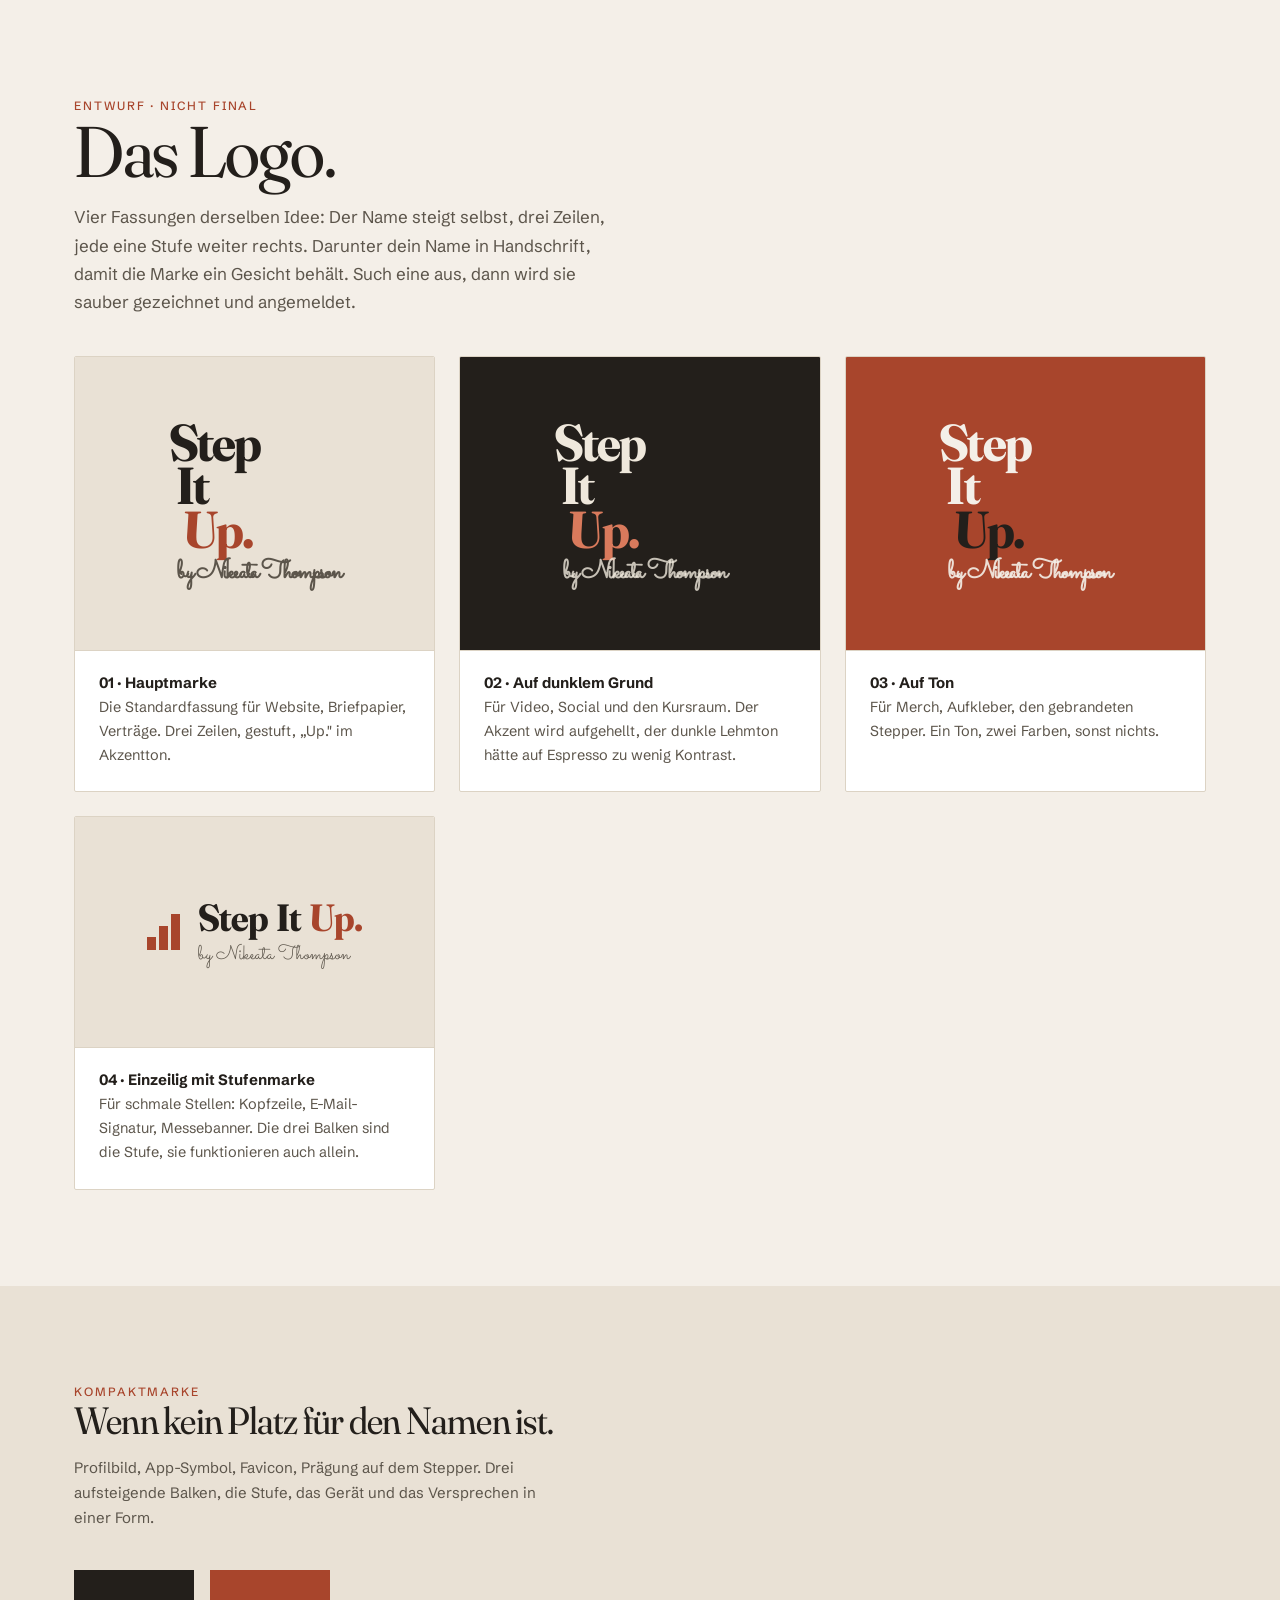
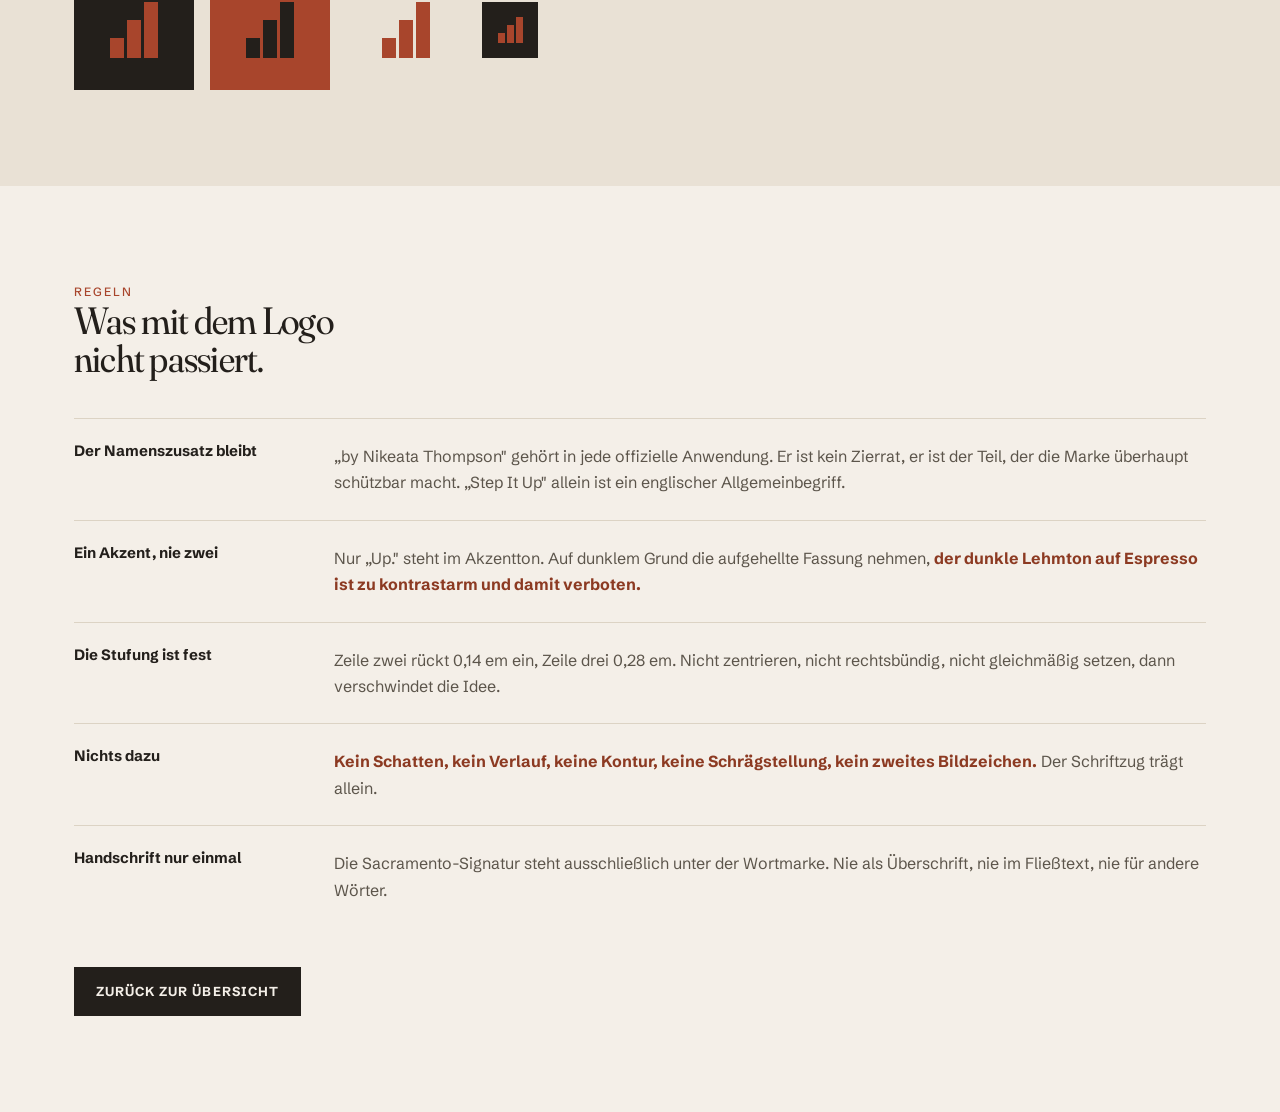
<file: logo/index.html>
<!doctype html>
<html lang="de">
<head>
<meta charset="utf-8">
<meta name="viewport" content="width=device-width,initial-scale=1">
<title>STEP IT UP, Logo-Entwürfe</title>
<meta name="robots" content="noindex,nofollow">
<link rel="preconnect" href="https://fonts.googleapis.com"><link rel="preconnect" href="https://fonts.gstatic.com" crossorigin>
<link href="https://fonts.googleapis.com/css2?family=Fraunces:ital,opsz,wght,SOFT,WONK@0,9..144,300..700,0..100,0..1;1,9..144,300..700,0..100,0..1&family=Schibsted+Grotesk:wght@400;500;700&family=Sacramento&display=swap" rel="stylesheet">
<style>
/* Hallmark · macrostructure: Catalogue · genre: editorial · tone: specimen-sheet
 * pre-emit critique: P5 H5 E5 S5 R5 V4 */
:root{
  --paper:#F4EFE8; --paper2:#E9E1D5; --ink:#231F1B; --ink2:#5C554B;
  --accent:#A8452C; --accent-lift:#D97A5C; --on-ink:#EFE8DC; --line:#DCD3C4;
  --s1:8px; --s2:16px; --s3:24px; --s4:40px; --s5:64px; --s6:96px;
  --ease:cubic-bezier(.22,.61,.36,1);
}
*{box-sizing:border-box;margin:0;padding:0}
html,body{overflow-x:clip}
body{background:var(--paper);color:var(--ink);font-family:'Schibsted Grotesk',system-ui,sans-serif;
  font-size:17px;line-height:1.65;-webkit-font-smoothing:antialiased}
.wrap{max-width:1180px;margin:0 auto;padding:0 var(--s3)}
h1,h2,h3{font-family:'Fraunces',Georgia,serif;font-style:normal;font-weight:400;
  font-variation-settings:'SOFT' 40,'WONK' 1,'opsz' 144;line-height:1;letter-spacing:-.02em;
  overflow-wrap:anywhere;min-width:0}
h1{font-size:clamp(36px,5.6vw,74px)}
h2{font-size:clamp(24px,3vw,38px)}
h3{font-family:'Schibsted Grotesk';font-weight:700;font-size:15px;letter-spacing:0}
.kick{font-size:12px;letter-spacing:.16em;text-transform:uppercase;color:var(--accent);font-weight:500}
.muted{color:var(--ink2)} .sm{font-size:15px}
section{padding:var(--s6) 0}
.band{background:var(--paper2)}
.grid{display:grid;grid-template-columns:repeat(auto-fit,minmax(min(100%,320px),1fr));gap:var(--s3);margin-top:var(--s4)}
.spec{background:#fff;border:1px solid var(--line);border-radius:2px;overflow:hidden;display:flex;flex-direction:column}
.stage{padding:var(--s5) var(--s4);display:flex;align-items:center;justify-content:center;min-height:230px}
.stage.dark{background:var(--ink)} .stage.accent{background:var(--accent)} .stage.paper{background:var(--paper2)}
.desc{padding:var(--s3);border-top:1px solid var(--line)}
.desc p{color:var(--ink2);font-size:14.5px;margin-top:6px}

/* ---- Wortmarken ---- */
.wm{font-family:'Fraunces',Georgia,serif;font-weight:700;
  font-variation-settings:'SOFT' 30,'WONK' 0,'opsz' 144;line-height:.84;letter-spacing:-.035em;font-size:52px}
.wm span{display:block}
.wm .b{padding-left:.14em} .wm .c{padding-left:.28em}
.sig{font-family:'Sacramento',cursive;font-size:26px;line-height:1;padding-left:.34em;margin-top:8px}
.on-paper{color:var(--ink)} .on-paper .c{color:var(--accent)} .on-paper .sig{color:var(--ink2)}
.on-dark{color:var(--on-ink)} .on-dark .c{color:var(--accent-lift)} .on-dark .sig{color:rgba(239,232,220,.8)}
.on-accent{color:var(--paper)} .on-accent .c{color:var(--ink)} .on-accent .sig{color:rgba(244,239,232,.9)}

/* Variante B: einzeilig */
.wm-row{font-family:'Fraunces',Georgia,serif;font-weight:700;font-variation-settings:'SOFT' 30,'WONK' 0,'opsz' 96;
  font-size:38px;letter-spacing:-.03em;line-height:1;display:flex;align-items:baseline;gap:.22em;flex-wrap:wrap}
.wm-row .c{color:var(--accent)}
.wm-row.on-dark{color:var(--on-ink)} .wm-row.on-dark .c{color:var(--accent-lift)}

/* Variante C: mit Stufenmarke */
.lock{display:flex;align-items:center;gap:18px}
.steps{display:flex;align-items:flex-end;gap:3px;flex:none}
.steps i{display:block;width:9px;background:var(--accent)}
.steps i:nth-child(1){height:13px}.steps i:nth-child(2){height:24px}.steps i:nth-child(3){height:36px}
.on-dark .steps i{background:var(--accent-lift)}
.on-accent .steps i{background:var(--ink)}

/* Kompaktmarke */
.badge{width:120px;height:120px;display:flex;align-items:center;justify-content:center;background:var(--ink)}
.badge .steps i{width:14px}
.badge .steps i:nth-child(1){height:20px}.badge .steps i:nth-child(2){height:38px}.badge .steps i:nth-child(3){height:56px}

/* Regeln */
.rules{margin-top:var(--s4)}
.rule{display:grid;grid-template-columns:minmax(0,1fr);gap:6px;padding:var(--s3) 0;border-top:1px solid var(--line)}
@media(min-width:720px){.rule{grid-template-columns:220px minmax(0,1fr);gap:var(--s4)}}
.rule p{color:var(--ink2);font-size:16px}
.no{color:#8C3A22;font-weight:700}
.back{display:inline-block;margin-top:var(--s4);text-decoration:none;font-weight:700;font-size:13px;
  letter-spacing:.08em;text-transform:uppercase;padding:14px 22px;background:var(--ink);color:var(--paper);white-space:nowrap}
@media (prefers-reduced-motion:reduce){*{animation:none!important;transition:none!important}}
</style>
</head>
<body>
<section>
  <div class="wrap">
    <p class="kick">Entwurf · nicht final</p>
    <h1>Das Logo.</h1>
    <p class="muted" style="max-width:56ch;margin-top:var(--s2)">Vier Fassungen derselben Idee: Der Name
      steigt selbst, drei Zeilen, jede eine Stufe weiter rechts. Darunter dein Name in Handschrift,
      damit die Marke ein Gesicht behält. Such eine aus, dann wird sie sauber gezeichnet und angemeldet.</p>

    <div class="grid">
      <div class="spec">
        <div class="stage paper"><div class="wm on-paper"><span>Step</span><span class="b">It</span><span class="c">Up.</span>
          <span class="sig">by Nikeata Thompson</span></div></div>
        <div class="desc"><h3>01 · Hauptmarke</h3>
          <p>Die Standardfassung für Website, Briefpapier, Verträge. Drei Zeilen, gestuft, „Up." im Akzentton.</p></div>
      </div>

      <div class="spec">
        <div class="stage dark"><div class="wm on-dark"><span>Step</span><span class="b">It</span><span class="c">Up.</span>
          <span class="sig">by Nikeata Thompson</span></div></div>
        <div class="desc"><h3>02 · Auf dunklem Grund</h3>
          <p>Für Video, Social und den Kursraum. Der Akzent wird aufgehellt, der dunkle Lehmton hätte
            auf Espresso zu wenig Kontrast.</p></div>
      </div>

      <div class="spec">
        <div class="stage accent"><div class="wm on-accent"><span>Step</span><span class="b">It</span><span class="c">Up.</span>
          <span class="sig">by Nikeata Thompson</span></div></div>
        <div class="desc"><h3>03 · Auf Ton</h3>
          <p>Für Merch, Aufkleber, den gebrandeten Stepper. Ein Ton, zwei Farben, sonst nichts.</p></div>
      </div>

      <div class="spec">
        <div class="stage paper"><div class="lock">
          <span class="steps" aria-hidden="true"><i></i><i></i><i></i></span>
          <span><span class="wm-row"><span>Step</span><span>It</span><span class="c">Up.</span></span>
          <span class="sig" style="padding-left:0;display:block;color:var(--ink2);font-size:20px">by Nikeata Thompson</span></span>
        </div></div>
        <div class="desc"><h3>04 · Einzeilig mit Stufenmarke</h3>
          <p>Für schmale Stellen: Kopfzeile, E-Mail-Signatur, Messebanner. Die drei Balken sind die
            Stufe, sie funktionieren auch allein.</p></div>
      </div>
    </div>
  </div>
</section>

<section class="band">
  <div class="wrap">
    <p class="kick">Kompaktmarke</p>
    <h2>Wenn kein Platz für den Namen ist.</h2>
    <p class="muted sm" style="margin-top:var(--s2);max-width:52ch">Profilbild, App-Symbol, Favicon,
      Prägung auf dem Stepper. Drei aufsteigende Balken, die Stufe, das Gerät und das Versprechen
      in einer Form.</p>
    <div style="display:flex;gap:var(--s2);flex-wrap:wrap;margin-top:var(--s4);align-items:center">
      <div class="badge"><span class="steps" aria-hidden="true"><i></i><i></i><i></i></span></div>
      <div class="badge" style="background:var(--accent)"><span class="steps" aria-hidden="true"><i style="background:var(--ink)"></i><i style="background:var(--ink)"></i><i style="background:var(--ink)"></i></span></div>
      <div class="badge" style="background:var(--paper2)"><span class="steps" aria-hidden="true"><i></i><i></i><i></i></span></div>
      <div class="badge" style="background:var(--ink);width:56px;height:56px">
        <span class="steps" aria-hidden="true" style="gap:2px"><i style="width:7px;height:10px"></i><i style="width:7px;height:18px"></i><i style="width:7px;height:26px"></i></span></div>
    </div>
  </div>
</section>

<section>
  <div class="wrap">
    <p class="kick">Regeln</p>
    <h2>Was mit dem Logo<br>nicht passiert.</h2>
    <div class="rules">
      <div class="rule"><h3>Der Namenszusatz bleibt</h3>
        <p>„by Nikeata Thompson" gehört in jede offizielle Anwendung. Er ist kein Zierrat, er ist der
          Teil, der die Marke überhaupt schützbar macht. „Step It Up" allein ist ein englischer
          Allgemeinbegriff.</p></div>
      <div class="rule"><h3>Ein Akzent, nie zwei</h3>
        <p>Nur „Up." steht im Akzentton. Auf dunklem Grund die aufgehellte Fassung nehmen,
          <span class="no">der dunkle Lehmton auf Espresso ist zu kontrastarm und damit verboten.</span></p></div>
      <div class="rule"><h3>Die Stufung ist fest</h3>
        <p>Zeile zwei rückt 0,14 em ein, Zeile drei 0,28 em. Nicht zentrieren, nicht rechtsbündig,
          nicht gleichmäßig setzen, dann verschwindet die Idee.</p></div>
      <div class="rule"><h3>Nichts dazu</h3>
        <p><span class="no">Kein Schatten, kein Verlauf, keine Kontur, keine Schrägstellung, kein zweites
          Bildzeichen.</span> Der Schriftzug trägt allein.</p></div>
      <div class="rule"><h3>Handschrift nur einmal</h3>
        <p>Die Sacramento-Signatur steht ausschließlich unter der Wortmarke. Nie als Überschrift,
          nie im Fließtext, nie für andere Wörter.</p></div>
    </div>
    <a class="back" href="../">Zurück zur Übersicht</a>
  </div>
</section>
</body>
</html>
</file>
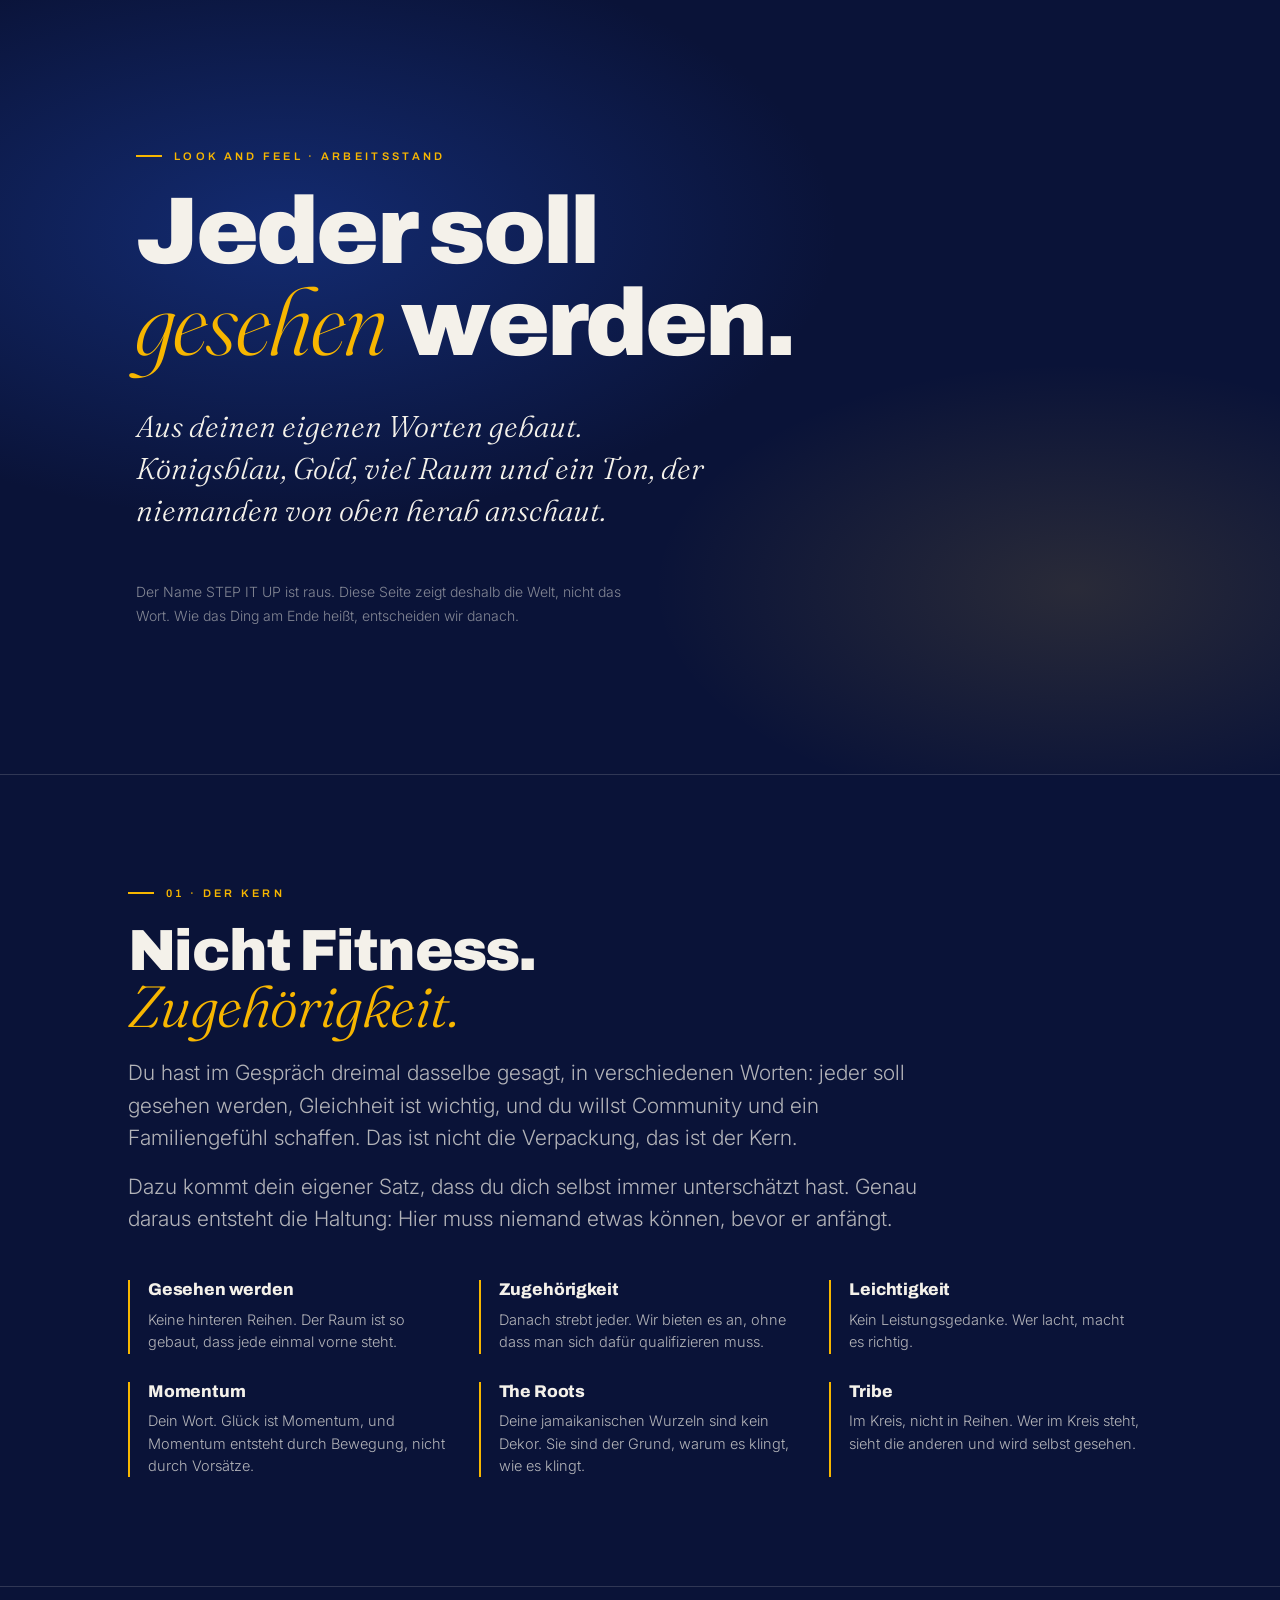
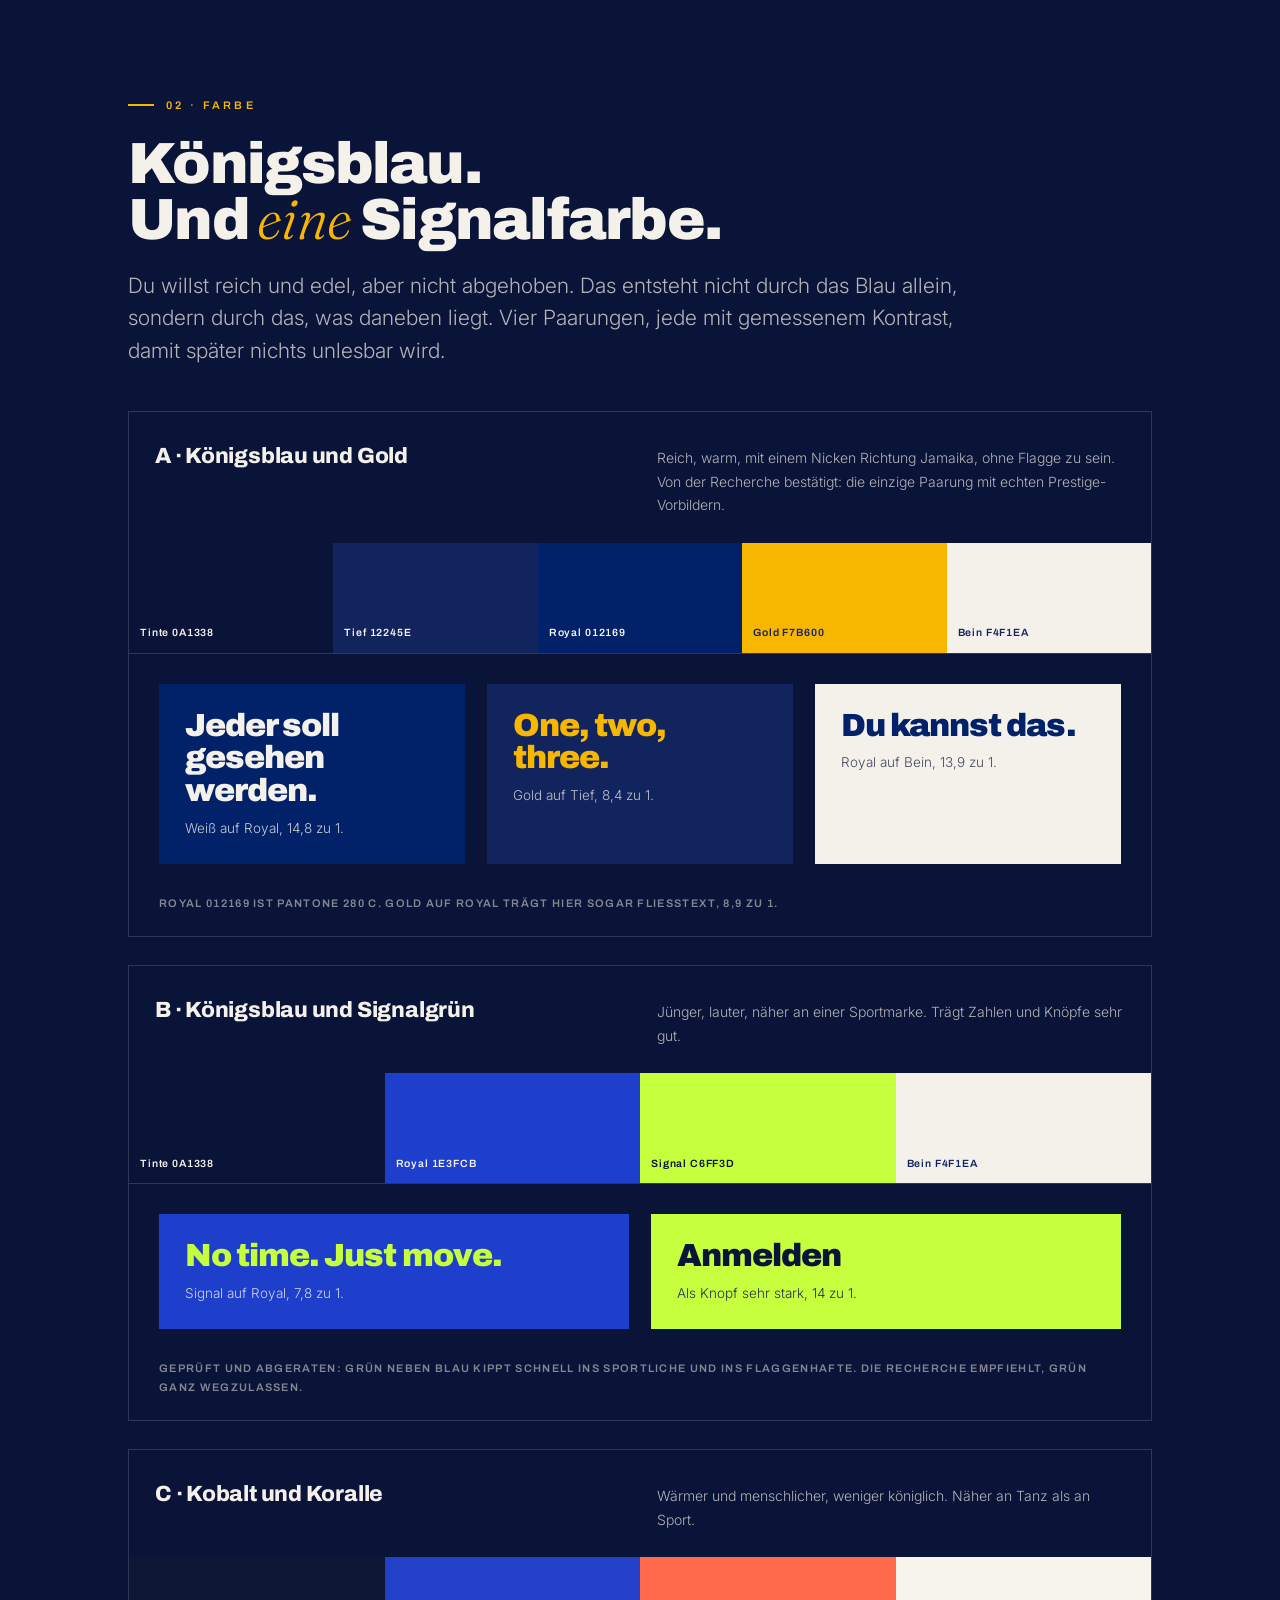
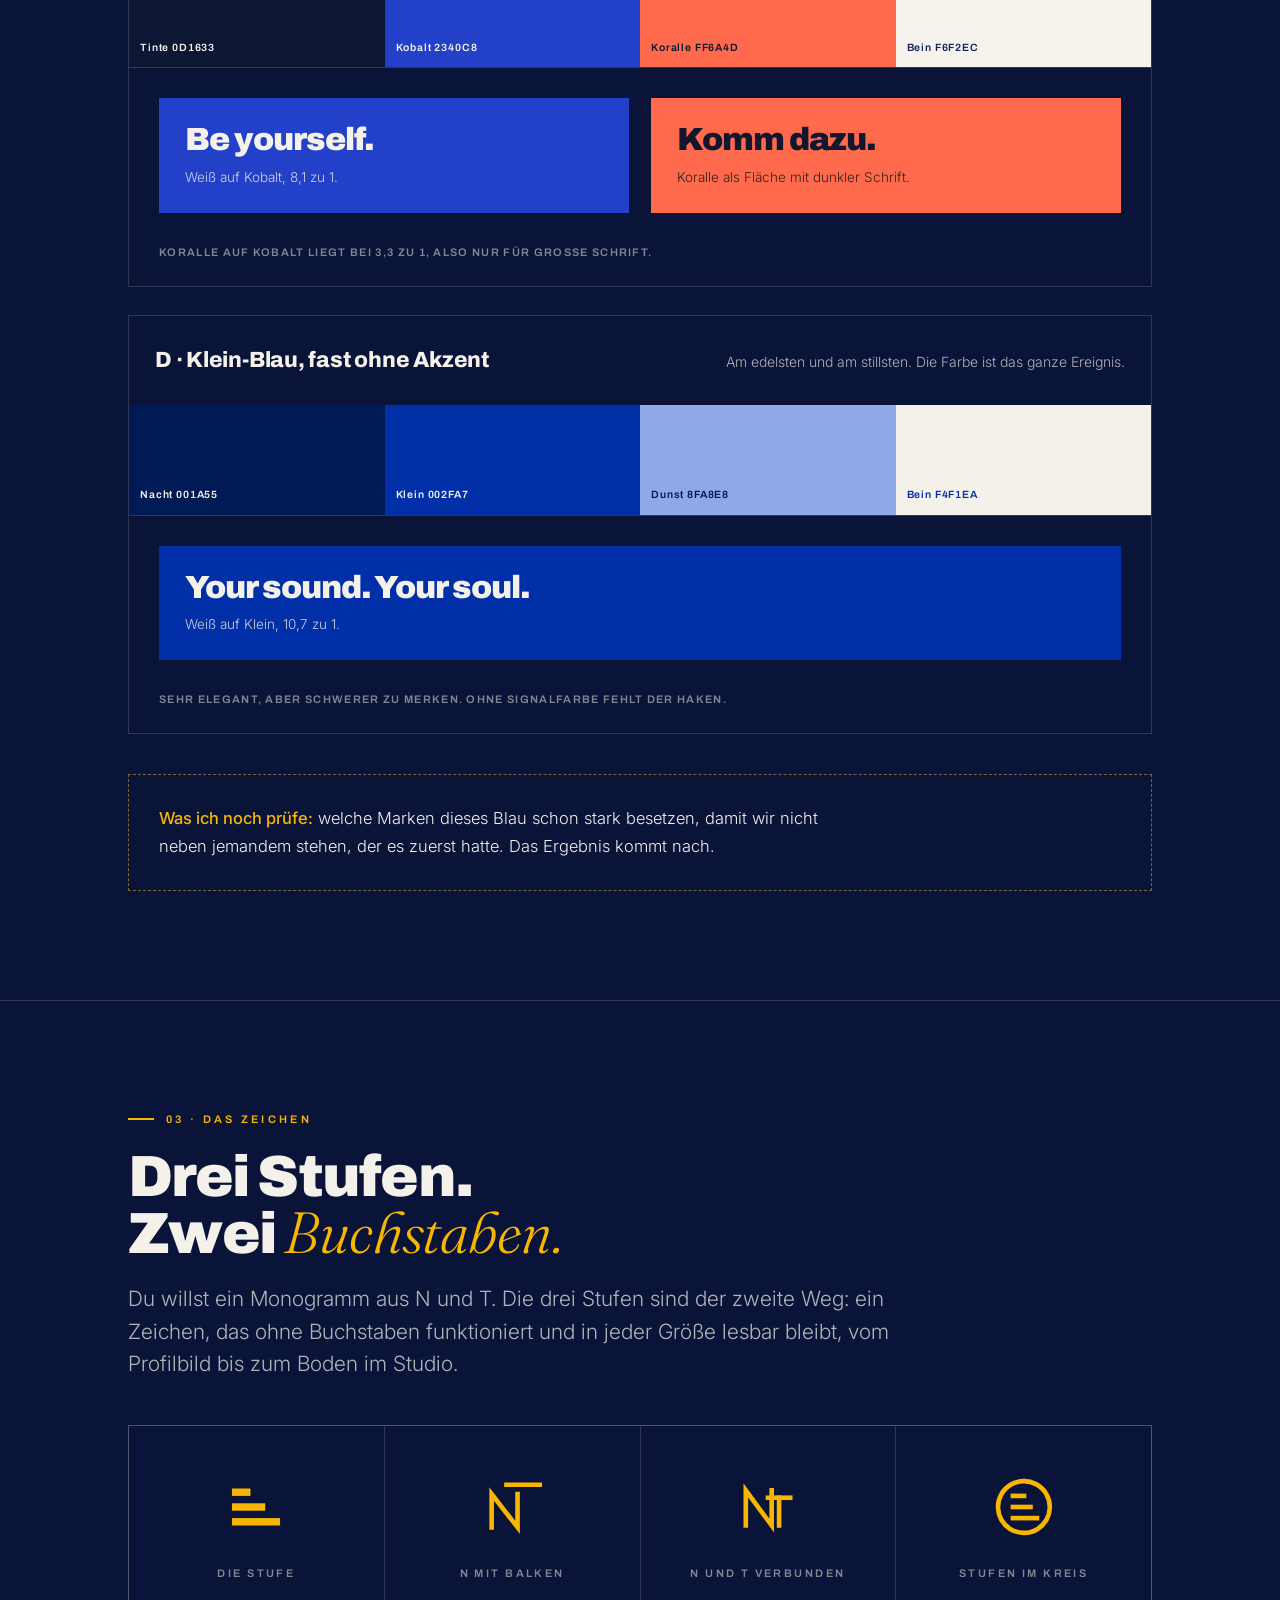
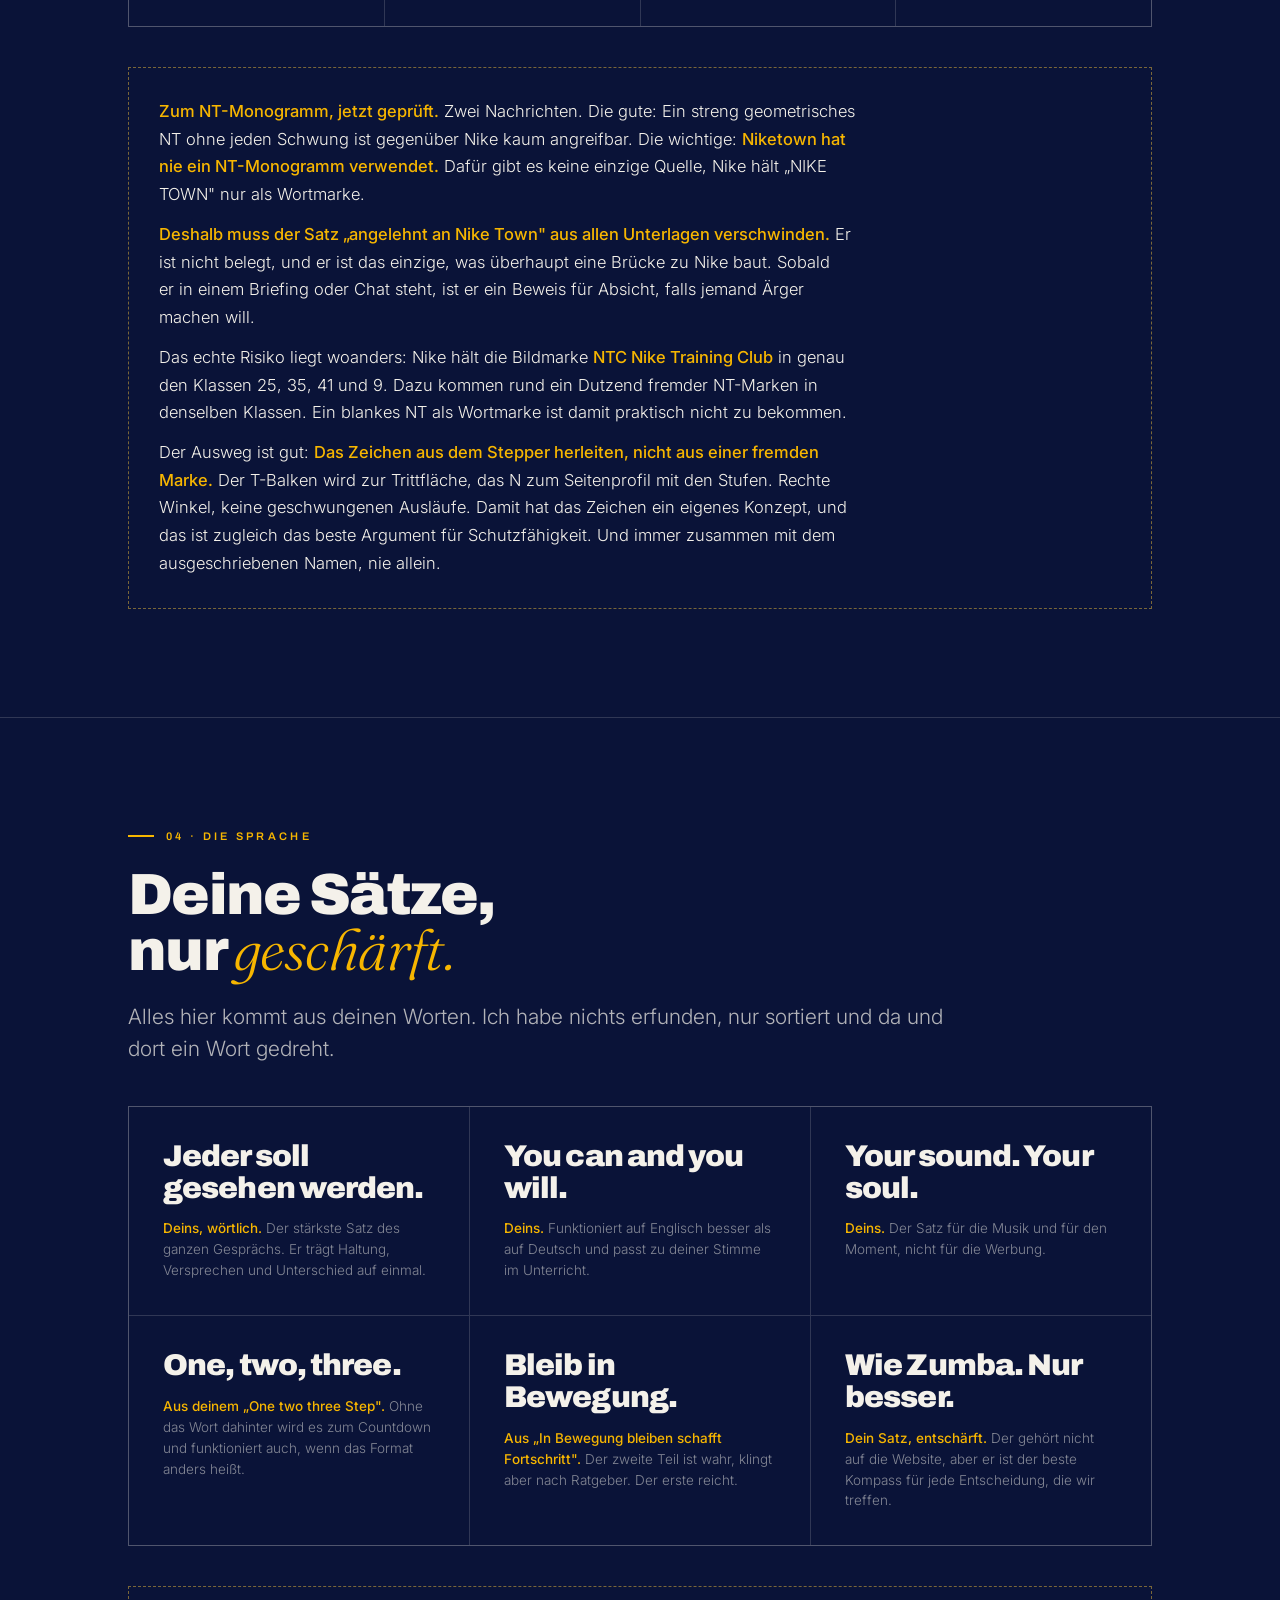
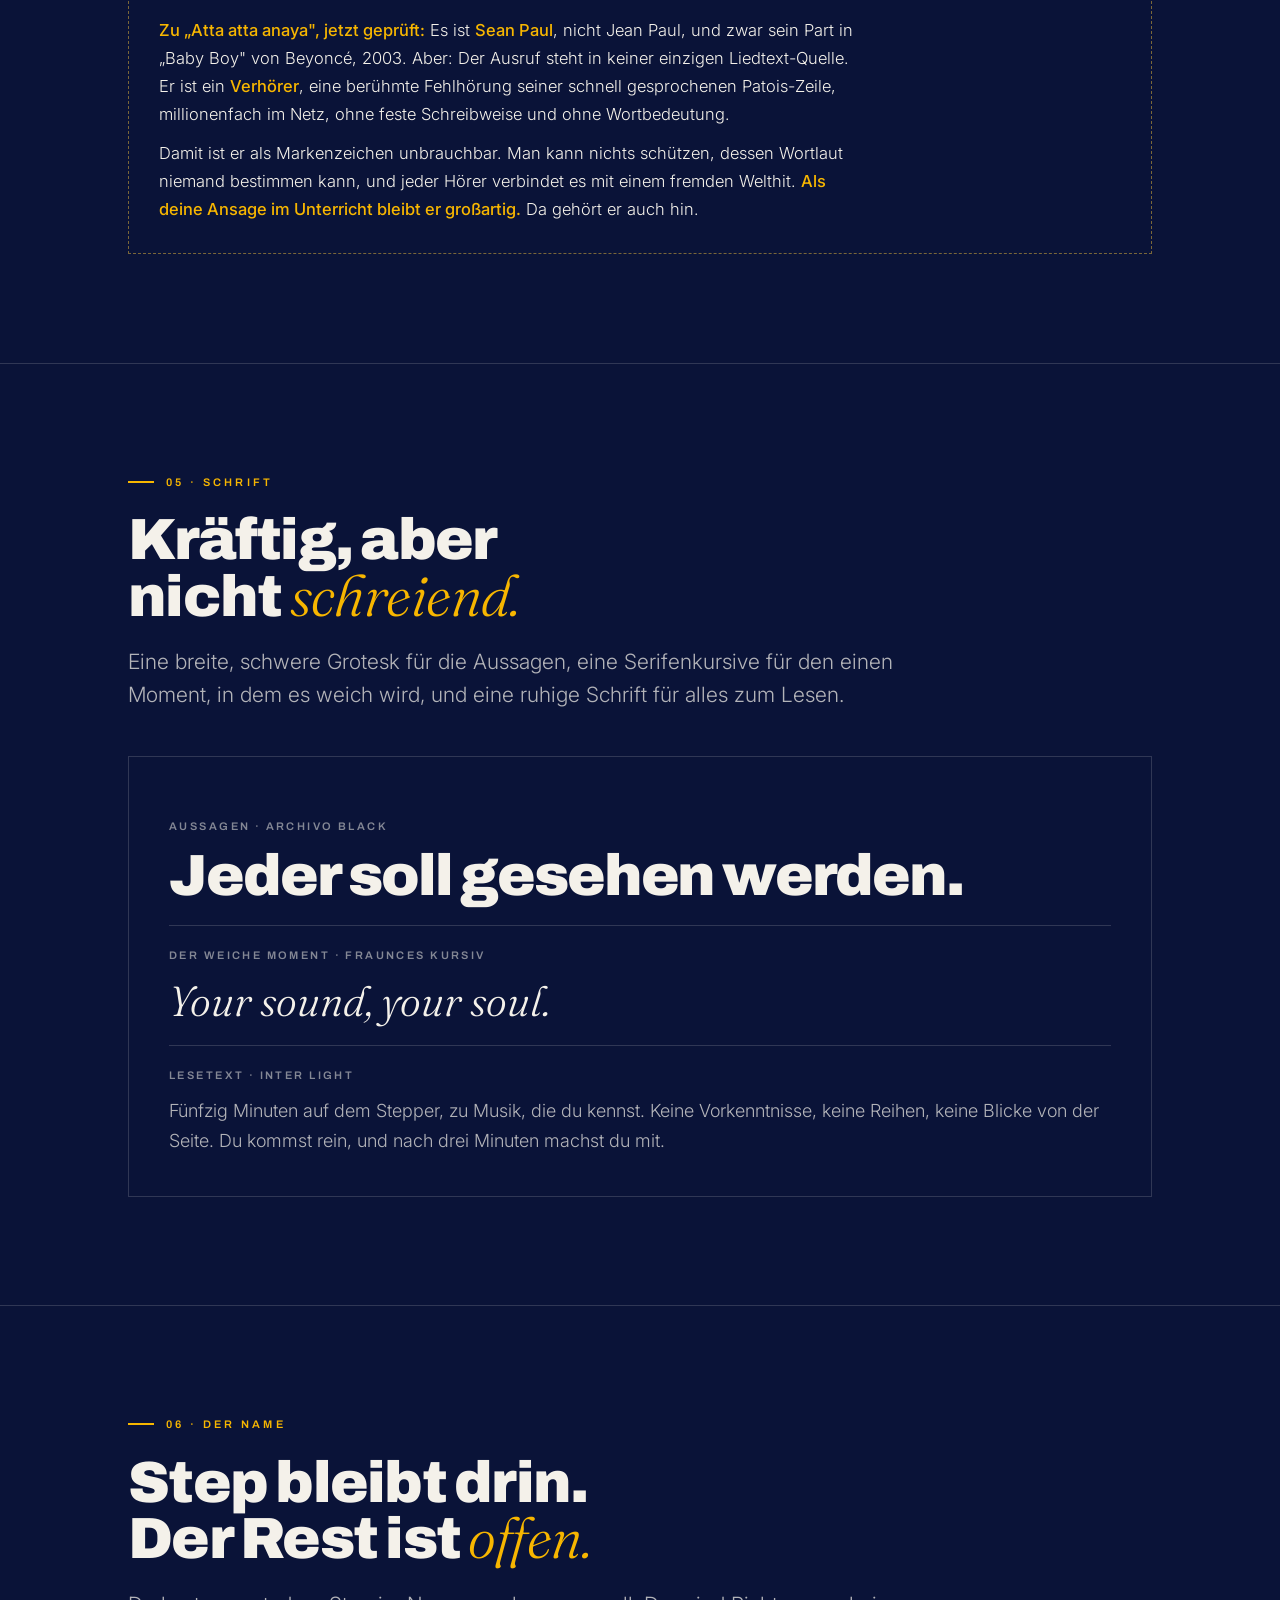
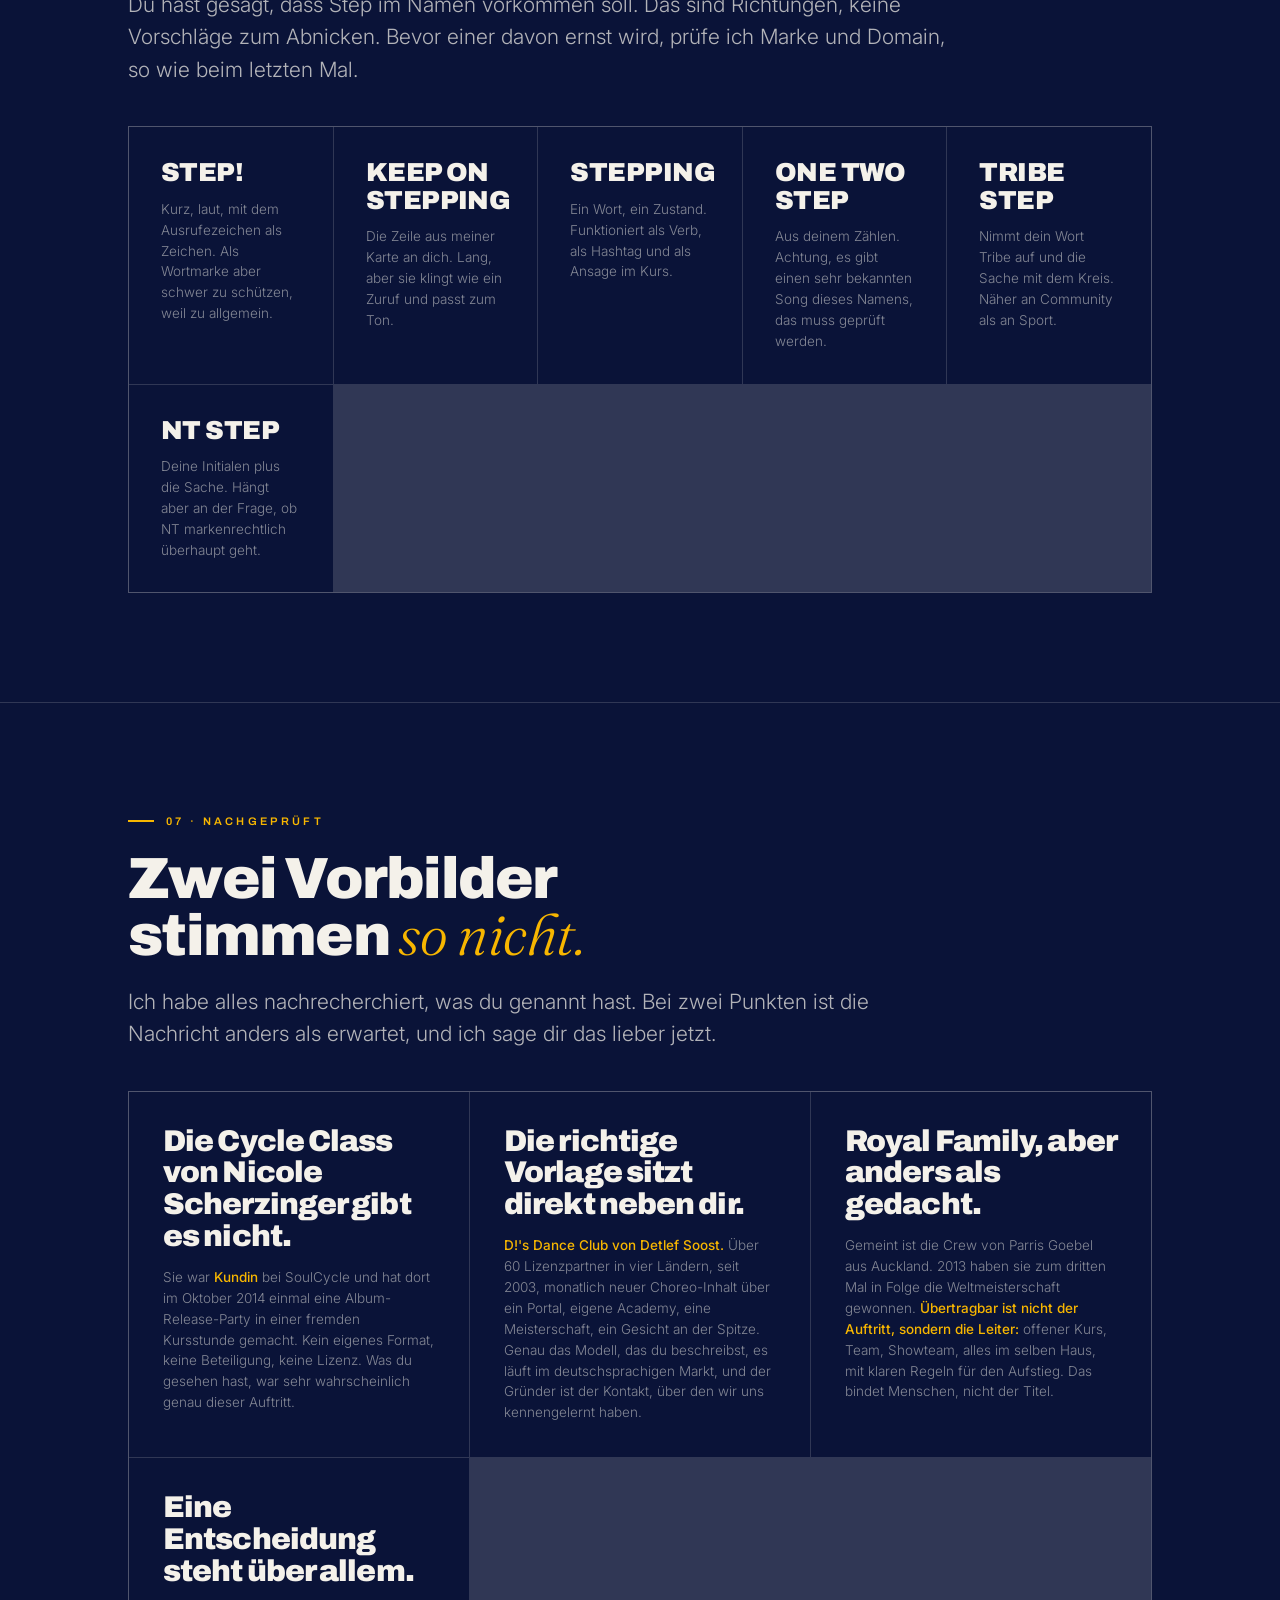
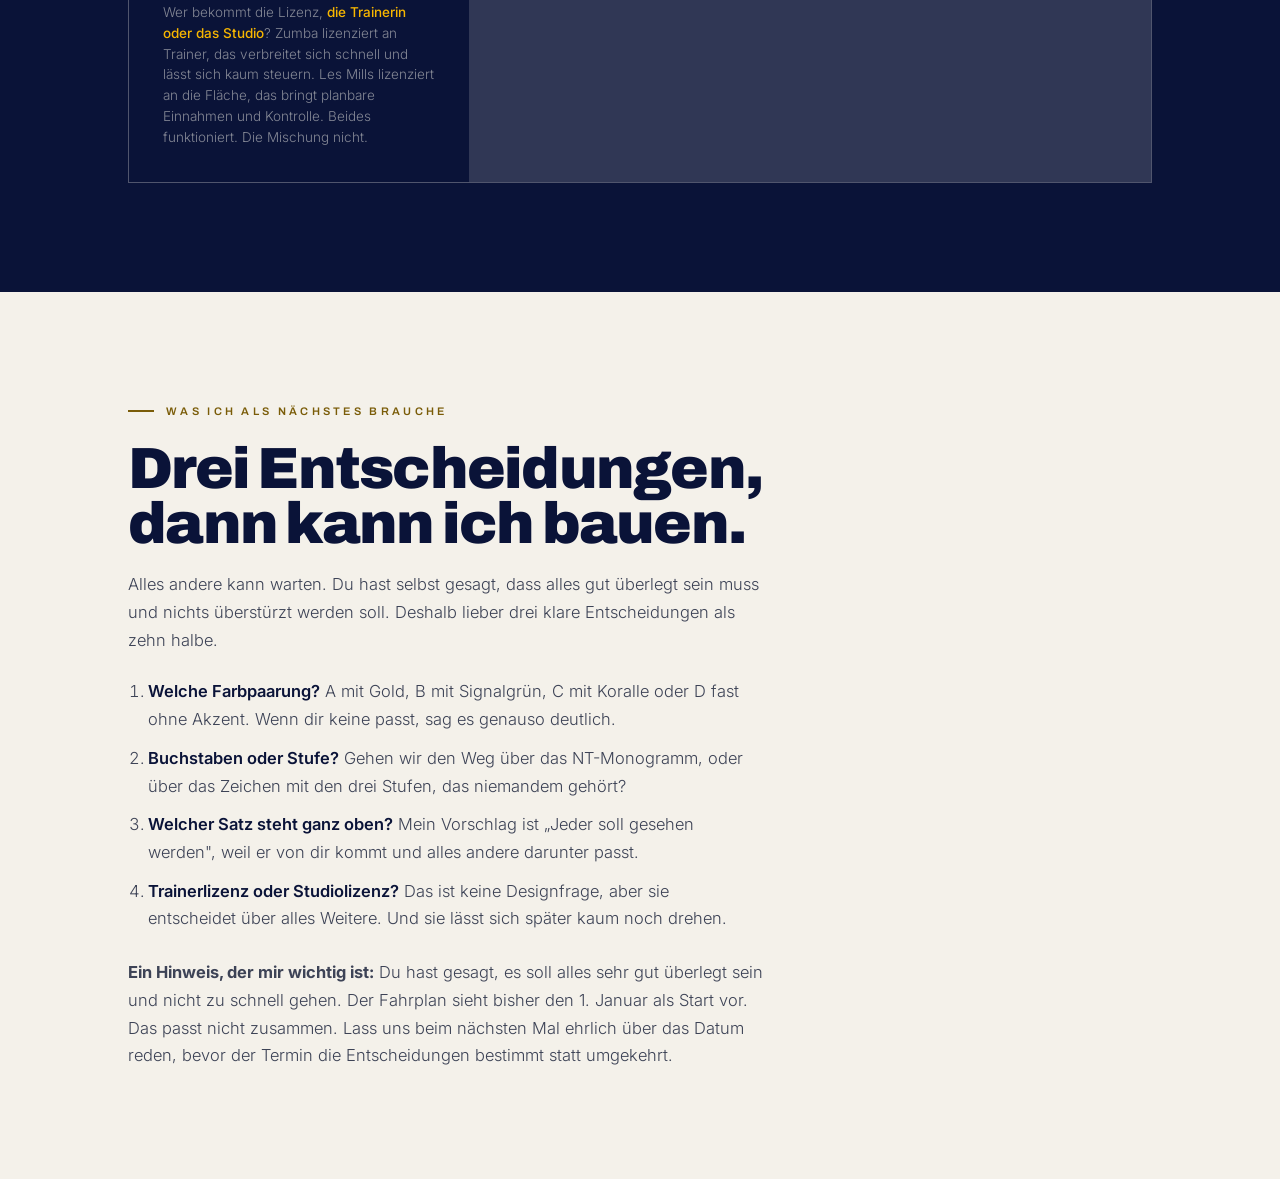
<file: lookandfeel/index.html>
<!doctype html>
<html lang="de">
<head>
<meta charset="utf-8">
<meta name="viewport" content="width=device-width,initial-scale=1">
<title>Look and Feel, aus deinen Worten</title>
<meta name="robots" content="noindex,nofollow">
<link rel="icon" href="data:image/svg+xml,<svg xmlns='http://www.w3.org/2000/svg' viewBox='0 0 80 80'><rect width='80' height='80' fill='%230A1338'/><rect x='14' y='52' width='52' height='8' fill='%23F7B600'/><rect x='14' y='36' width='36' height='8' fill='%23F7B600'/><rect x='14' y='20' width='20' height='8' fill='%23F7B600'/></svg>">
<link rel="preconnect" href="https://fonts.googleapis.com">
<link rel="preconnect" href="https://fonts.gstatic.com" crossorigin>
<link href="https://fonts.googleapis.com/css2?family=Archivo:wght@400;500;600;800;900&family=Fraunces:ital,opsz,wght@0,9..144,300;0,9..144,400;1,9..144,300&family=Inter:wght@300;400;500;600&display=swap" rel="stylesheet">
<style>
:root{
  --tinte:#0A1338; --royal:#012169; --royal-tief:#12245E;
  --gold:#F7B600; --bein:#F4F1EA; --bein-2:#E6E1D6;
  --nebel:rgba(244,241,234,.72); --nebel-2:rgba(244,241,234,.52);
  --hair:rgba(244,241,234,.16);
}
*{box-sizing:border-box;margin:0;padding:0}
html{scroll-behavior:smooth;overflow-x:clip}
body{background:var(--tinte);color:var(--bein);font-family:'Inter',system-ui,sans-serif;
  font-weight:300;font-size:16.5px;line-height:1.68;-webkit-font-smoothing:antialiased;overflow-x:clip}
.wrap{max-width:1140px;margin:0 auto;padding:0 clamp(22px,5vw,58px)}
h1,h2,h3{font-family:'Archivo',sans-serif;font-weight:900;letter-spacing:-.03em;line-height:.94;
  text-wrap:balance}
em.s{font-family:'Fraunces',Georgia,serif;font-style:italic;font-weight:300;
  letter-spacing:-.01em;text-transform:none;color:var(--gold)}
p{max-width:64ch;text-wrap:pretty}

.kicker{font-family:'Archivo';font-weight:600;font-size:11px;letter-spacing:.3em;
  text-transform:uppercase;color:var(--gold);display:flex;align-items:center;gap:12px;margin-bottom:22px}
.kicker::before{content:"";width:26px;height:2px;background:var(--gold);flex:none}
section{padding:clamp(64px,8.5vw,120px) 0;position:relative;border-top:1px solid var(--hair)}
section:first-of-type{border-top:0}
.lead{font-size:clamp(17px,2vw,21px);line-height:1.55;color:var(--nebel);margin-top:22px}
h2{font-size:clamp(28px,4.6vw,58px)}

/* ---------- Kopf ---------- */
.kopf{min-height:86svh;display:flex;align-items:center;border:0;
  background:radial-gradient(70% 60% at 22% 30%,rgba(27,63,160,.55),transparent 62%),
             radial-gradient(50% 44% at 84% 76%,rgba(232,185,58,.14),transparent 66%),var(--tinte)}
.kopf h1{font-size:clamp(40px,7.4vw,96px);max-width:16ch}
.kopf .unter{margin-top:clamp(26px,3.4vw,38px);font-family:'Fraunces',serif;font-style:italic;
  font-weight:300;font-size:clamp(19px,2.6vw,30px);color:var(--bein);max-width:30ch;line-height:1.4}
.kopf .hinweis{margin-top:clamp(34px,4.4vw,48px);font-size:14px;color:var(--nebel-2);max-width:56ch}

/* ---------- Zeichen ---------- */
.zeichen{display:grid;grid-template-columns:repeat(auto-fit,minmax(min(100%,210px),1fr));
  gap:1px;background:var(--hair);border:1px solid var(--hair);margin-top:clamp(30px,4vw,44px)}
.zeichen>div{background:var(--tinte);padding:clamp(26px,3.4vw,40px);display:flex;
  flex-direction:column;align-items:center;justify-content:center;gap:20px;min-height:200px}
.zeichen .bez{font-size:11px;letter-spacing:.22em;text-transform:uppercase;color:var(--nebel-2);
  font-family:'Archivo';font-weight:600;text-align:center}
.mono{width:74px;height:74px}
.mono path,.mono line{fill:none;stroke:var(--gold);stroke-width:5;
  stroke-linecap:square;stroke-linejoin:miter}
.mono rect{fill:var(--gold)}

/* ---------- Farbe ---------- */
.pal{margin-top:clamp(30px,4vw,44px);border:1px solid var(--hair)}
.pal + .pal{margin-top:clamp(18px,2.4vw,28px)}
.pal .kopfz{display:flex;flex-wrap:wrap;align-items:baseline;justify-content:space-between;
  gap:12px;padding:clamp(18px,2.4vw,26px)}
.pal .kopfz b{font-family:'Archivo';font-weight:800;font-size:clamp(17px,2vw,22px);letter-spacing:-.01em}
.pal .kopfz span{font-size:14px;color:var(--nebel);max-width:52ch}
.streifen{display:grid;grid-template-columns:repeat(auto-fit,minmax(min(100%,108px),1fr))}
.streifen div{height:110px;display:flex;align-items:flex-end;padding:11px;
  font-family:'Archivo';font-weight:600;font-size:10.5px;letter-spacing:.08em}
.probe{padding:clamp(20px,2.6vw,30px);border-top:1px solid var(--hair);display:grid;
  grid-template-columns:repeat(auto-fit,minmax(min(100%,230px),1fr));gap:clamp(14px,2vw,22px)}
.probe .karte{padding:clamp(18px,2.2vw,26px)}
.probe .karte .gr{font-family:'Archivo';font-weight:900;font-size:clamp(22px,2.8vw,32px);
  line-height:1.02;letter-spacing:-.03em}
.probe .karte .kl{font-size:13.5px;margin-top:10px;line-height:1.5}
.messwert{font-family:'Archivo';font-weight:600;font-size:11px;letter-spacing:.12em;
  text-transform:uppercase;color:var(--nebel-2);padding:0 clamp(20px,2.6vw,30px) clamp(18px,2.4vw,24px)}

/* ---------- Sprache ---------- */
.saetze{display:grid;grid-template-columns:repeat(auto-fit,minmax(min(100%,270px),1fr));
  gap:1px;background:var(--hair);border:1px solid var(--hair);margin-top:clamp(28px,3.6vw,40px)}
.saetze>div{background:var(--tinte);padding:clamp(24px,3vw,34px)}
.saetze .satz{font-family:'Archivo';font-weight:900;font-size:clamp(21px,2.6vw,30px);
  line-height:1.06;letter-spacing:-.03em}
.saetze .quelle{font-size:13.5px;color:var(--nebel-2);margin-top:14px;line-height:1.55}
.saetze .quelle b{color:var(--gold);font-weight:500}

/* ---------- Werte ---------- */
.werte{display:grid;grid-template-columns:repeat(auto-fit,minmax(min(100%,250px),1fr));
  gap:clamp(16px,2.4vw,28px);margin-top:clamp(30px,4vw,44px)}
.werte>div{border-left:2px solid var(--gold);padding-left:18px}
.werte h3{font-family:'Archivo';font-weight:800;font-size:17px;letter-spacing:-.01em;line-height:1.15}
.werte p{font-size:14.5px;color:var(--nebel);margin-top:9px;line-height:1.55}

/* ---------- Typografie ---------- */
.typo{margin-top:clamp(30px,4vw,44px);border:1px solid var(--hair);padding:clamp(24px,3.2vw,40px)}
.typo .zeile{padding:20px 0;border-bottom:1px solid var(--hair)}
.typo .zeile:last-child{border-bottom:0;padding-bottom:0}
.typo .name{font-size:11px;letter-spacing:.22em;text-transform:uppercase;color:var(--nebel-2);
  font-family:'Archivo';font-weight:600;margin-bottom:12px}
.t1{font-family:'Archivo';font-weight:900;font-size:clamp(28px,5vw,58px);letter-spacing:-.035em;line-height:1}
.t2{font-family:'Fraunces',serif;font-style:italic;font-weight:300;font-size:clamp(23px,3.6vw,42px);line-height:1.15}
.t3{font-family:'Inter';font-weight:300;font-size:clamp(15px,1.7vw,18px);line-height:1.65;color:var(--nebel)}

/* ---------- Namen ---------- */
.namen{display:grid;grid-template-columns:repeat(auto-fit,minmax(min(100%,200px),1fr));
  gap:1px;background:var(--hair);border:1px solid var(--hair);margin-top:clamp(28px,3.6vw,40px)}
.namen>div{background:var(--tinte);padding:clamp(22px,2.8vw,32px)}
.namen .n{font-family:'Archivo';font-weight:900;font-size:clamp(19px,2.3vw,26px);
  letter-spacing:-.02em;line-height:1.05}
.namen .w{font-size:13.5px;color:var(--nebel-2);margin-top:12px;line-height:1.55}

/* ---------- Hinweis ---------- */
.warn{border:1px dashed rgba(232,185,58,.5);padding:clamp(20px,2.6vw,30px);
  margin-top:clamp(28px,3.6vw,40px)}
.warn b{color:var(--gold);font-weight:500}
.warn p{max-width:70ch}
.warn p + p{margin-top:12px}

.schluss{background:var(--bein);color:#2A3047}
.schluss .kicker{color:#7A5C08}
.schluss .kicker::before{background:#7A5C08}
.schluss h2{color:#0A1338}
.schluss p{color:#3D4356}
.schluss ol{margin-top:24px;padding-left:20px;max-width:62ch;color:#3D4356}
.schluss ol li{margin-top:11px}
.schluss ol li b{color:#0A1338;font-weight:600}
</style>
</head>
<body>

<section class="kopf">
  <div class="wrap">
    <div class="kicker">Look and Feel · Arbeitsstand</div>
    <h1>Jeder soll <em class="s">gesehen</em> werden.</h1>
    <p class="unter">Aus deinen eigenen Worten gebaut. Königsblau, Gold, viel Raum und ein Ton,
      der niemanden von oben herab anschaut.</p>
    <p class="hinweis">Der Name STEP IT UP ist raus. Diese Seite zeigt deshalb die Welt, nicht
      das Wort. Wie das Ding am Ende heißt, entscheiden wir danach.</p>
  </div>
</section>

<section>
  <div class="wrap">
    <div class="kicker">01 · Der Kern</div>
    <h2 style="max-width:18ch">Nicht Fitness.<br><em class="s">Zugehörigkeit.</em></h2>
    <p class="lead">Du hast im Gespräch dreimal dasselbe gesagt, in verschiedenen Worten: jeder
      soll gesehen werden, Gleichheit ist wichtig, und du willst Community und ein Familiengefühl
      schaffen. Das ist nicht die Verpackung, das ist der Kern.</p>
    <p class="lead" style="margin-top:16px">Dazu kommt dein eigener Satz, dass du dich selbst
      immer unterschätzt hast. Genau daraus entsteht die Haltung: Hier muss niemand etwas können,
      bevor er anfängt.</p>

    <div class="werte">
      <div><h3>Gesehen werden</h3><p>Keine hinteren Reihen. Der Raum ist so gebaut, dass jede
        einmal vorne steht.</p></div>
      <div><h3>Zugehörigkeit</h3><p>Danach strebt jeder. Wir bieten es an, ohne dass man sich
        dafür qualifizieren muss.</p></div>
      <div><h3>Leichtigkeit</h3><p>Kein Leistungsgedanke. Wer lacht, macht es richtig.</p></div>
      <div><h3>Momentum</h3><p>Dein Wort. Glück ist Momentum, und Momentum entsteht durch
        Bewegung, nicht durch Vorsätze.</p></div>
      <div><h3>The Roots</h3><p>Deine jamaikanischen Wurzeln sind kein Dekor. Sie sind der
        Grund, warum es klingt, wie es klingt.</p></div>
      <div><h3>Tribe</h3><p>Im Kreis, nicht in Reihen. Wer im Kreis steht, sieht die anderen
        und wird selbst gesehen.</p></div>
    </div>
  </div>
</section>

<section>
  <div class="wrap">
    <div class="kicker">02 · Farbe</div>
    <h2 style="max-width:17ch">Königsblau.<br>Und <em class="s">eine</em> Signalfarbe.</h2>
    <p class="lead">Du willst reich und edel, aber nicht abgehoben. Das entsteht nicht durch das
      Blau allein, sondern durch das, was daneben liegt. Vier Paarungen, jede mit gemessenem
      Kontrast, damit später nichts unlesbar wird.</p>

    <div class="pal">
      <div class="kopfz"><b>A · Königsblau und Gold</b><span>Reich, warm, mit einem Nicken Richtung Jamaika, ohne Flagge zu sein. Von der Recherche bestätigt: die einzige Paarung mit echten Prestige-Vorbildern.</span></div>
      <div class="streifen">
        <div style="background:#0A1338;color:#F4F1EA">Tinte 0A1338</div>
        <div style="background:#12245E;color:#F4F1EA">Tief 12245E</div>
        <div style="background:#012169;color:#F4F1EA">Royal 012169</div>
        <div style="background:#F7B600;color:#12245E">Gold F7B600</div>
        <div style="background:#F4F1EA;color:#12245E">Bein F4F1EA</div>
      </div>
      <div class="probe">
        <div class="karte" style="background:#012169;color:#F4F1EA">
          <div class="gr">Jeder soll gesehen werden.</div>
          <div class="kl" style="color:rgba(244,241,234,.82)">Weiß auf Royal, 14,8 zu 1.</div></div>
        <div class="karte" style="background:#12245E;color:#F7B600">
          <div class="gr">One, two, three.</div>
          <div class="kl" style="color:rgba(244,241,234,.76)">Gold auf Tief, 8,4 zu 1.</div></div>
        <div class="karte" style="background:#F4F1EA;color:#012169">
          <div class="gr">Du kannst das.</div>
          <div class="kl" style="color:#454B60">Royal auf Bein, 13,9 zu 1.</div></div>
      </div>
      <div class="messwert">Royal 012169 ist Pantone 280 C. Gold auf Royal trägt hier sogar Fließtext, 8,9 zu 1.</div>
    </div>

    <div class="pal">
      <div class="kopfz"><b>B · Königsblau und Signalgrün</b><span>Jünger, lauter, näher an einer
        Sportmarke. Trägt Zahlen und Knöpfe sehr gut.</span></div>
      <div class="streifen">
        <div style="background:#0A1338;color:#F4F1EA">Tinte 0A1338</div>
        <div style="background:#1E3FCB;color:#F4F1EA">Royal 1E3FCB</div>
        <div style="background:#C6FF3D;color:#0A1338">Signal C6FF3D</div>
        <div style="background:#F4F1EA;color:#12245E">Bein F4F1EA</div>
      </div>
      <div class="probe">
        <div class="karte" style="background:#1E3FCB;color:#C6FF3D">
          <div class="gr">No time. Just move.</div>
          <div class="kl" style="color:rgba(244,241,234,.82)">Signal auf Royal, 7,8 zu 1.</div></div>
        <div class="karte" style="background:#C6FF3D;color:#0A1338">
          <div class="gr">Anmelden</div>
          <div class="kl" style="color:#2A3350">Als Knopf sehr stark, 14 zu 1.</div></div>
      </div>
      <div class="messwert">Geprüft und abgeraten: Grün neben Blau kippt schnell ins Sportliche und ins Flaggenhafte. Die Recherche empfiehlt, Grün ganz wegzulassen.</div>
    </div>

    <div class="pal">
      <div class="kopfz"><b>C · Kobalt und Koralle</b><span>Wärmer und menschlicher, weniger
        königlich. Näher an Tanz als an Sport.</span></div>
      <div class="streifen">
        <div style="background:#0D1633;color:#F4F1EA">Tinte 0D1633</div>
        <div style="background:#2340C8;color:#F4F1EA">Kobalt 2340C8</div>
        <div style="background:#FF6A4D;color:#0D1633">Koralle FF6A4D</div>
        <div style="background:#F6F2EC;color:#12245E">Bein F6F2EC</div>
      </div>
      <div class="probe">
        <div class="karte" style="background:#2340C8;color:#F4F1EA">
          <div class="gr">Be yourself.</div>
          <div class="kl" style="color:rgba(244,241,234,.82)">Weiß auf Kobalt, 8,1 zu 1.</div></div>
        <div class="karte" style="background:#FF6A4D;color:#12162E">
          <div class="gr">Komm dazu.</div>
          <div class="kl" style="color:#3A2018">Koralle als Fläche mit dunkler Schrift.</div></div>
      </div>
      <div class="messwert">Koralle auf Kobalt liegt bei 3,3 zu 1, also nur für große Schrift.</div>
    </div>

    <div class="pal">
      <div class="kopfz"><b>D · Klein-Blau, fast ohne Akzent</b><span>Am edelsten und am
        stillsten. Die Farbe ist das ganze Ereignis.</span></div>
      <div class="streifen">
        <div style="background:#001A55;color:#F4F1EA">Nacht 001A55</div>
        <div style="background:#002FA7;color:#F4F1EA">Klein 002FA7</div>
        <div style="background:#8FA8E8;color:#001A55">Dunst 8FA8E8</div>
        <div style="background:#F4F1EA;color:#002FA7">Bein F4F1EA</div>
      </div>
      <div class="probe">
        <div class="karte" style="background:#002FA7;color:#F4F1EA">
          <div class="gr">Your sound. Your soul.</div>
          <div class="kl" style="color:rgba(244,241,234,.82)">Weiß auf Klein, 10,7 zu 1.</div></div>
      </div>
      <div class="messwert">Sehr elegant, aber schwerer zu merken. Ohne Signalfarbe fehlt der Haken.</div>
    </div>

    <div class="warn">
      <p><b>Was ich noch prüfe:</b> welche Marken dieses Blau schon stark besetzen, damit wir
        nicht neben jemandem stehen, der es zuerst hatte. Das Ergebnis kommt nach.</p>
    </div>
  </div>
</section>

<section>
  <div class="wrap">
    <div class="kicker">03 · Das Zeichen</div>
    <h2 style="max-width:17ch">Drei Stufen.<br>Zwei <em class="s">Buchstaben.</em></h2>
    <p class="lead">Du willst ein Monogramm aus N und T. Die drei Stufen sind der zweite Weg:
      ein Zeichen, das ohne Buchstaben funktioniert und in jeder Größe lesbar bleibt, vom
      Profilbild bis zum Boden im Studio.</p>

    <div class="zeichen">
      <div>
        <svg class="mono" viewBox="0 0 80 80" aria-hidden="true">
          <rect x="14" y="52" width="52" height="8"/>
          <rect x="14" y="36" width="36" height="8"/>
          <rect x="14" y="20" width="20" height="8"/>
        </svg>
        <span class="bez">Die Stufe</span>
      </div>
      <div>
        <svg class="mono" viewBox="0 0 80 80" aria-hidden="true">
          <path d="M18 62 V26 L46 62 V26"/>
          <path d="M34 16 H70"/>
        </svg>
        <span class="bez">N mit Balken</span>
      </div>
      <div>
        <svg class="mono" viewBox="0 0 80 80" aria-hidden="true">
          <path d="M16 60 V22 L44 60 V22"/>
          <path d="M52 30 V60"/><path d="M40 30 H64"/>
        </svg>
        <span class="bez">N und T verbunden</span>
      </div>
      <div>
        <svg class="mono" viewBox="0 0 80 80" aria-hidden="true">
          <path d="M40 12 A28 28 0 1 1 39.8 12"/>
          <path d="M28 52 H54"/><path d="M28 40 H47"/><path d="M28 28 H40"/>
        </svg>
        <span class="bez">Stufen im Kreis</span>
      </div>
    </div>

    <div class="warn">
      <p><b>Zum NT-Monogramm, jetzt geprüft.</b> Zwei Nachrichten. Die gute: Ein streng
        geometrisches NT ohne jeden Schwung ist gegenüber Nike kaum angreifbar. Die wichtige:
        <b>Niketown hat nie ein NT-Monogramm verwendet.</b> Dafür gibt es keine einzige Quelle,
        Nike hält „NIKE TOWN" nur als Wortmarke.</p>
      <p><b>Deshalb muss der Satz „angelehnt an Nike Town" aus allen Unterlagen verschwinden.</b>
        Er ist nicht belegt, und er ist das einzige, was überhaupt eine Brücke zu Nike baut. Sobald
        er in einem Briefing oder Chat steht, ist er ein Beweis für Absicht, falls jemand Ärger
        machen will.</p>
      <p>Das echte Risiko liegt woanders: Nike hält die Bildmarke <b>NTC Nike Training Club</b>
        in genau den Klassen 25, 35, 41 und 9. Dazu kommen rund ein Dutzend fremder NT-Marken in
        denselben Klassen. Ein blankes NT als Wortmarke ist damit praktisch nicht zu bekommen.</p>
      <p>Der Ausweg ist gut: <b>Das Zeichen aus dem Stepper herleiten, nicht aus einer fremden
        Marke.</b> Der T-Balken wird zur Trittfläche, das N zum Seitenprofil mit den Stufen.
        Rechte Winkel, keine geschwungenen Ausläufe. Damit hat das Zeichen ein eigenes Konzept,
        und das ist zugleich das beste Argument für Schutzfähigkeit. Und immer zusammen mit dem
        ausgeschriebenen Namen, nie allein.</p>
    </div>
  </div>
</section>

<section>
  <div class="wrap">
    <div class="kicker">04 · Die Sprache</div>
    <h2 style="max-width:16ch">Deine Sätze,<br>nur <em class="s">geschärft.</em></h2>
    <p class="lead">Alles hier kommt aus deinen Worten. Ich habe nichts erfunden, nur sortiert
      und da und dort ein Wort gedreht.</p>

    <div class="saetze">
      <div><div class="satz">Jeder soll gesehen werden.</div>
        <div class="quelle"><b>Deins, wörtlich.</b> Der stärkste Satz des ganzen Gesprächs.
          Er trägt Haltung, Versprechen und Unterschied auf einmal.</div></div>
      <div><div class="satz">You can and you will.</div>
        <div class="quelle"><b>Deins.</b> Funktioniert auf Englisch besser als auf Deutsch und
          passt zu deiner Stimme im Unterricht.</div></div>
      <div><div class="satz">Your sound. Your soul.</div>
        <div class="quelle"><b>Deins.</b> Der Satz für die Musik und für den Moment, nicht für
          die Werbung.</div></div>
      <div><div class="satz">One, two, three.</div>
        <div class="quelle"><b>Aus deinem „One two three Step".</b> Ohne das Wort dahinter wird
          es zum Countdown und funktioniert auch, wenn das Format anders heißt.</div></div>
      <div><div class="satz">Bleib in Bewegung.</div>
        <div class="quelle"><b>Aus „In Bewegung bleiben schafft Fortschritt".</b> Der zweite Teil
          ist wahr, klingt aber nach Ratgeber. Der erste reicht.</div></div>
      <div><div class="satz">Wie Zumba. Nur besser.</div>
        <div class="quelle"><b>Dein Satz, entschärft.</b> Der gehört nicht auf die Website, aber
          er ist der beste Kompass für jede Entscheidung, die wir treffen.</div></div>
    </div>

    <div class="warn">
      <p><b>Zu „Atta atta anaya", jetzt geprüft:</b> Es ist <b>Sean Paul</b>, nicht Jean Paul,
        und zwar sein Part in „Baby Boy" von Beyoncé, 2003. Aber: Der Ausruf steht in keiner
        einzigen Liedtext-Quelle. Er ist ein <b>Verhörer</b>, eine berühmte Fehlhörung seiner
        schnell gesprochenen Patois-Zeile, millionenfach im Netz, ohne feste Schreibweise und
        ohne Wortbedeutung.</p>
      <p>Damit ist er als Markenzeichen unbrauchbar. Man kann nichts schützen, dessen Wortlaut
        niemand bestimmen kann, und jeder Hörer verbindet es mit einem fremden Welthit.
        <b>Als deine Ansage im Unterricht bleibt er großartig.</b> Da gehört er auch hin.</p>
    </div>
  </div>
</section>

<section>
  <div class="wrap">
    <div class="kicker">05 · Schrift</div>
    <h2 style="max-width:16ch">Kräftig, aber<br>nicht <em class="s">schreiend.</em></h2>
    <p class="lead">Eine breite, schwere Grotesk für die Aussagen, eine Serifenkursive für den
      einen Moment, in dem es weich wird, und eine ruhige Schrift für alles zum Lesen.</p>

    <div class="typo">
      <div class="zeile"><div class="name">Aussagen · Archivo Black</div>
        <div class="t1">Jeder soll gesehen werden.</div></div>
      <div class="zeile"><div class="name">Der weiche Moment · Fraunces kursiv</div>
        <div class="t2">Your sound, your soul.</div></div>
      <div class="zeile"><div class="name">Lesetext · Inter Light</div>
        <div class="t3">Fünfzig Minuten auf dem Stepper, zu Musik, die du kennst. Keine
          Vorkenntnisse, keine Reihen, keine Blicke von der Seite. Du kommst rein, und nach drei
          Minuten machst du mit.</div></div>
    </div>
  </div>
</section>

<section>
  <div class="wrap">
    <div class="kicker">06 · Der Name</div>
    <h2 style="max-width:18ch">Step bleibt drin.<br>Der Rest ist <em class="s">offen.</em></h2>
    <p class="lead">Du hast gesagt, dass Step im Namen vorkommen soll. Das sind Richtungen, keine
      Vorschläge zum Abnicken. Bevor einer davon ernst wird, prüfe ich Marke und Domain, so wie
      beim letzten Mal.</p>

    <div class="namen">
      <div><div class="n">STEP!</div><div class="w">Kurz, laut, mit dem Ausrufezeichen als
        Zeichen. Als Wortmarke aber schwer zu schützen, weil zu allgemein.</div></div>
      <div><div class="n">KEEP ON STEPPING</div><div class="w">Die Zeile aus meiner Karte an dich.
        Lang, aber sie klingt wie ein Zuruf und passt zum Ton.</div></div>
      <div><div class="n">STEPPING</div><div class="w">Ein Wort, ein Zustand. Funktioniert als
        Verb, als Hashtag und als Ansage im Kurs.</div></div>
      <div><div class="n">ONE TWO STEP</div><div class="w">Aus deinem Zählen. Achtung, es gibt
        einen sehr bekannten Song dieses Namens, das muss geprüft werden.</div></div>
      <div><div class="n">TRIBE STEP</div><div class="w">Nimmt dein Wort Tribe auf und die Sache
        mit dem Kreis. Näher an Community als an Sport.</div></div>
      <div><div class="n">NT STEP</div><div class="w">Deine Initialen plus die Sache. Hängt aber
        an der Frage, ob NT markenrechtlich überhaupt geht.</div></div>
    </div>
  </div>
</section>

<section>
  <div class="wrap">
    <div class="kicker">07 · Nachgeprüft</div>
    <h2 style="max-width:18ch">Zwei Vorbilder<br>stimmen <em class="s">so nicht.</em></h2>
    <p class="lead">Ich habe alles nachrecherchiert, was du genannt hast. Bei zwei Punkten ist
      die Nachricht anders als erwartet, und ich sage dir das lieber jetzt.</p>

    <div class="saetze">
      <div><div class="satz">Die Cycle Class von Nicole Scherzinger gibt es nicht.</div>
        <div class="quelle">Sie war <b>Kundin</b> bei SoulCycle und hat dort im Oktober 2014
          einmal eine Album-Release-Party in einer fremden Kursstunde gemacht. Kein eigenes
          Format, keine Beteiligung, keine Lizenz. Was du gesehen hast, war sehr wahrscheinlich
          genau dieser Auftritt.</div></div>
      <div><div class="satz">Die richtige Vorlage sitzt direkt neben dir.</div>
        <div class="quelle"><b>D!'s Dance Club von Detlef Soost.</b> Über 60 Lizenzpartner in
          vier Ländern, seit 2003, monatlich neuer Choreo-Inhalt über ein Portal, eigene Academy,
          eine Meisterschaft, ein Gesicht an der Spitze. Genau das Modell, das du beschreibst,
          es läuft im deutschsprachigen Markt, und der Gründer ist der Kontakt, über den wir uns
          kennengelernt haben.</div></div>
      <div><div class="satz">Royal Family, aber anders als gedacht.</div>
        <div class="quelle">Gemeint ist die Crew von Parris Goebel aus Auckland. 2013 haben sie
          zum dritten Mal in Folge die Weltmeisterschaft gewonnen. <b>Übertragbar ist nicht der
          Auftritt, sondern die Leiter:</b> offener Kurs, Team, Showteam, alles im selben Haus,
          mit klaren Regeln für den Aufstieg. Das bindet Menschen, nicht der Titel.</div></div>
      <div><div class="satz">Eine Entscheidung steht über allem.</div>
        <div class="quelle">Wer bekommt die Lizenz, <b>die Trainerin oder das Studio</b>? Zumba
          lizenziert an Trainer, das verbreitet sich schnell und lässt sich kaum steuern.
          Les Mills lizenziert an die Fläche, das bringt planbare Einnahmen und Kontrolle.
          Beides funktioniert. Die Mischung nicht.</div></div>
    </div>
  </div>
</section>

<section class="schluss">
  <div class="wrap">
    <div class="kicker">Was ich als Nächstes brauche</div>
    <h2>Drei Entscheidungen,<br>dann kann ich bauen.</h2>
    <p style="margin-top:20px">Alles andere kann warten. Du hast selbst gesagt, dass alles gut
      überlegt sein muss und nichts überstürzt werden soll. Deshalb lieber drei klare
      Entscheidungen als zehn halbe.</p>
    <ol>
      <li><b>Welche Farbpaarung?</b> A mit Gold, B mit Signalgrün, C mit Koralle oder D fast ohne
        Akzent. Wenn dir keine passt, sag es genauso deutlich.</li>
      <li><b>Buchstaben oder Stufe?</b> Gehen wir den Weg über das NT-Monogramm, oder über das
        Zeichen mit den drei Stufen, das niemandem gehört?</li>
      <li><b>Welcher Satz steht ganz oben?</b> Mein Vorschlag ist „Jeder soll gesehen werden",
        weil er von dir kommt und alles andere darunter passt.</li>
      <li><b>Trainerlizenz oder Studiolizenz?</b> Das ist keine Designfrage, aber sie entscheidet
        über alles Weitere. Und sie lässt sich später kaum noch drehen.</li>
    </ol>
    <p style="margin-top:26px"><b>Ein Hinweis, der mir wichtig ist:</b> Du hast gesagt, es soll
      alles sehr gut überlegt sein und nicht zu schnell gehen. Der Fahrplan sieht bisher den
      1. Januar als Start vor. Das passt nicht zusammen. Lass uns beim nächsten Mal ehrlich über
      das Datum reden, bevor der Termin die Entscheidungen bestimmt statt umgekehrt.</p>
  </div>
</section>

</body>
</html>
</file>
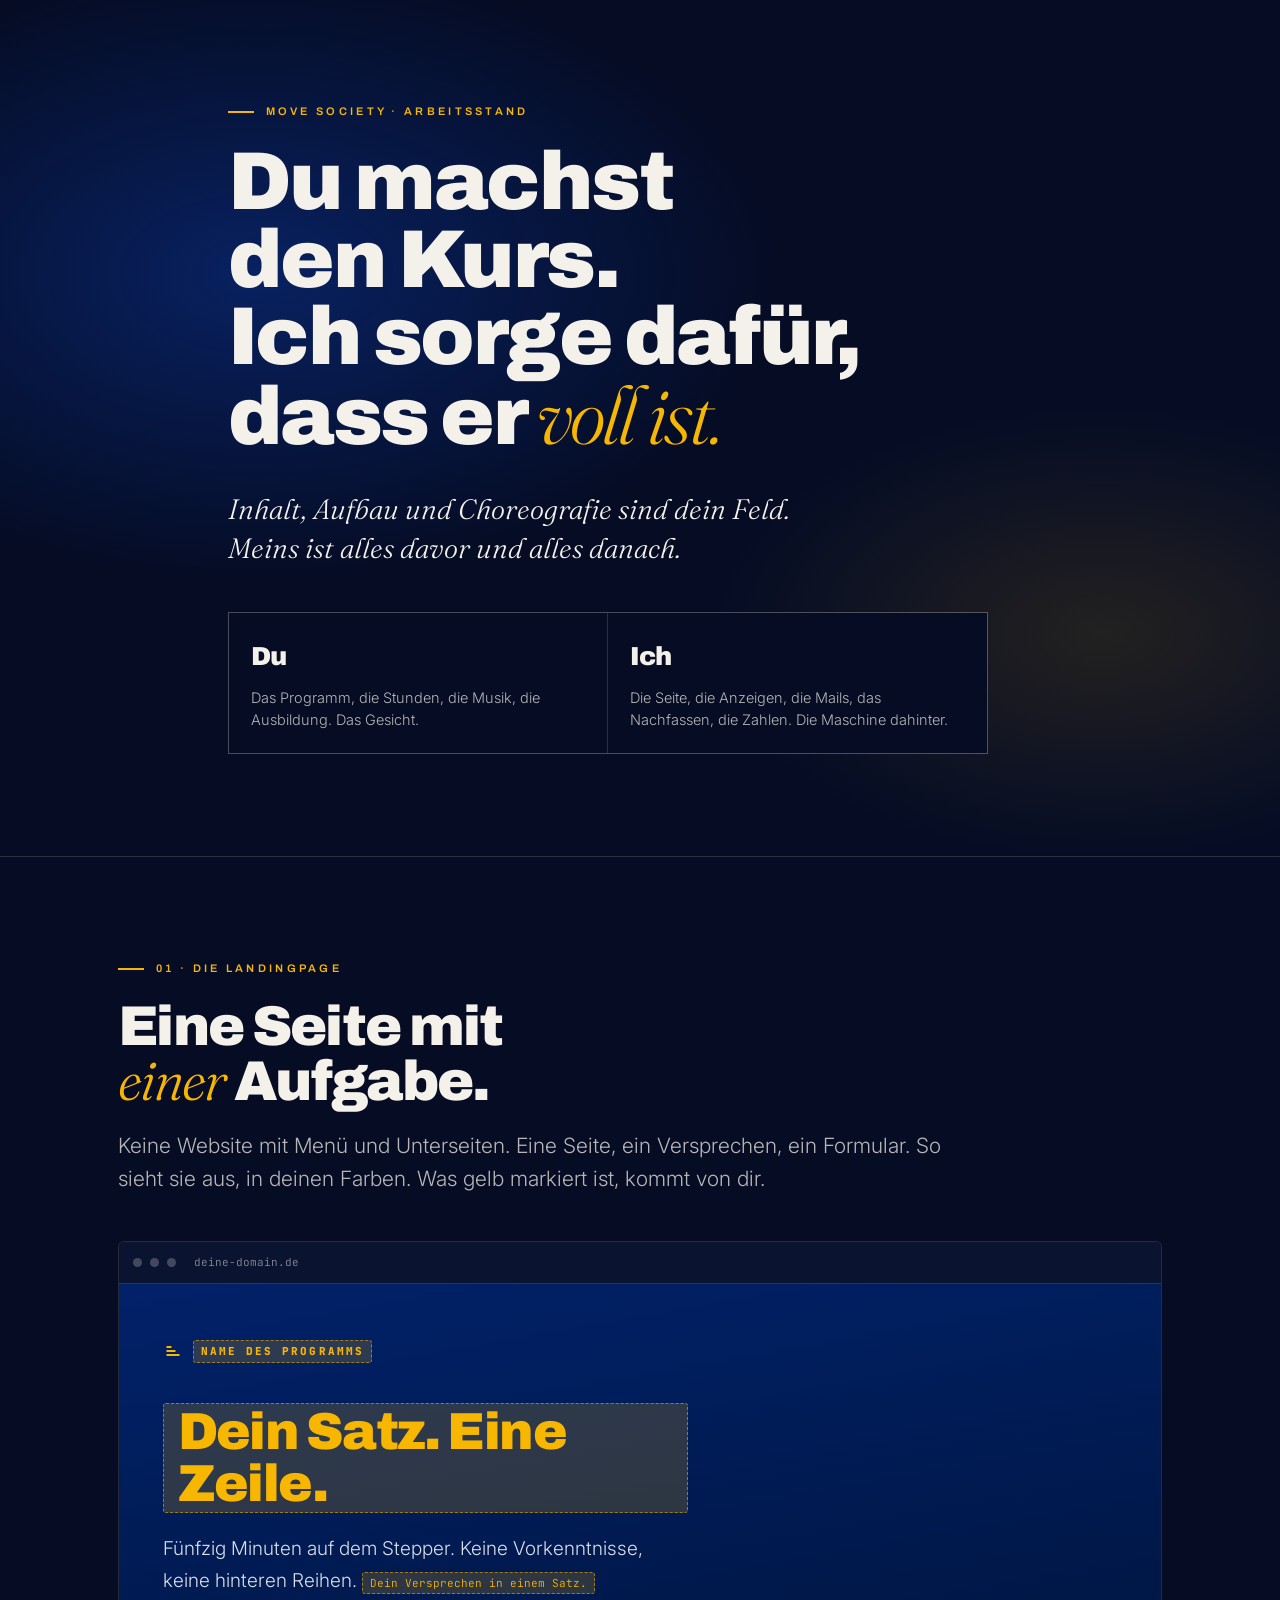
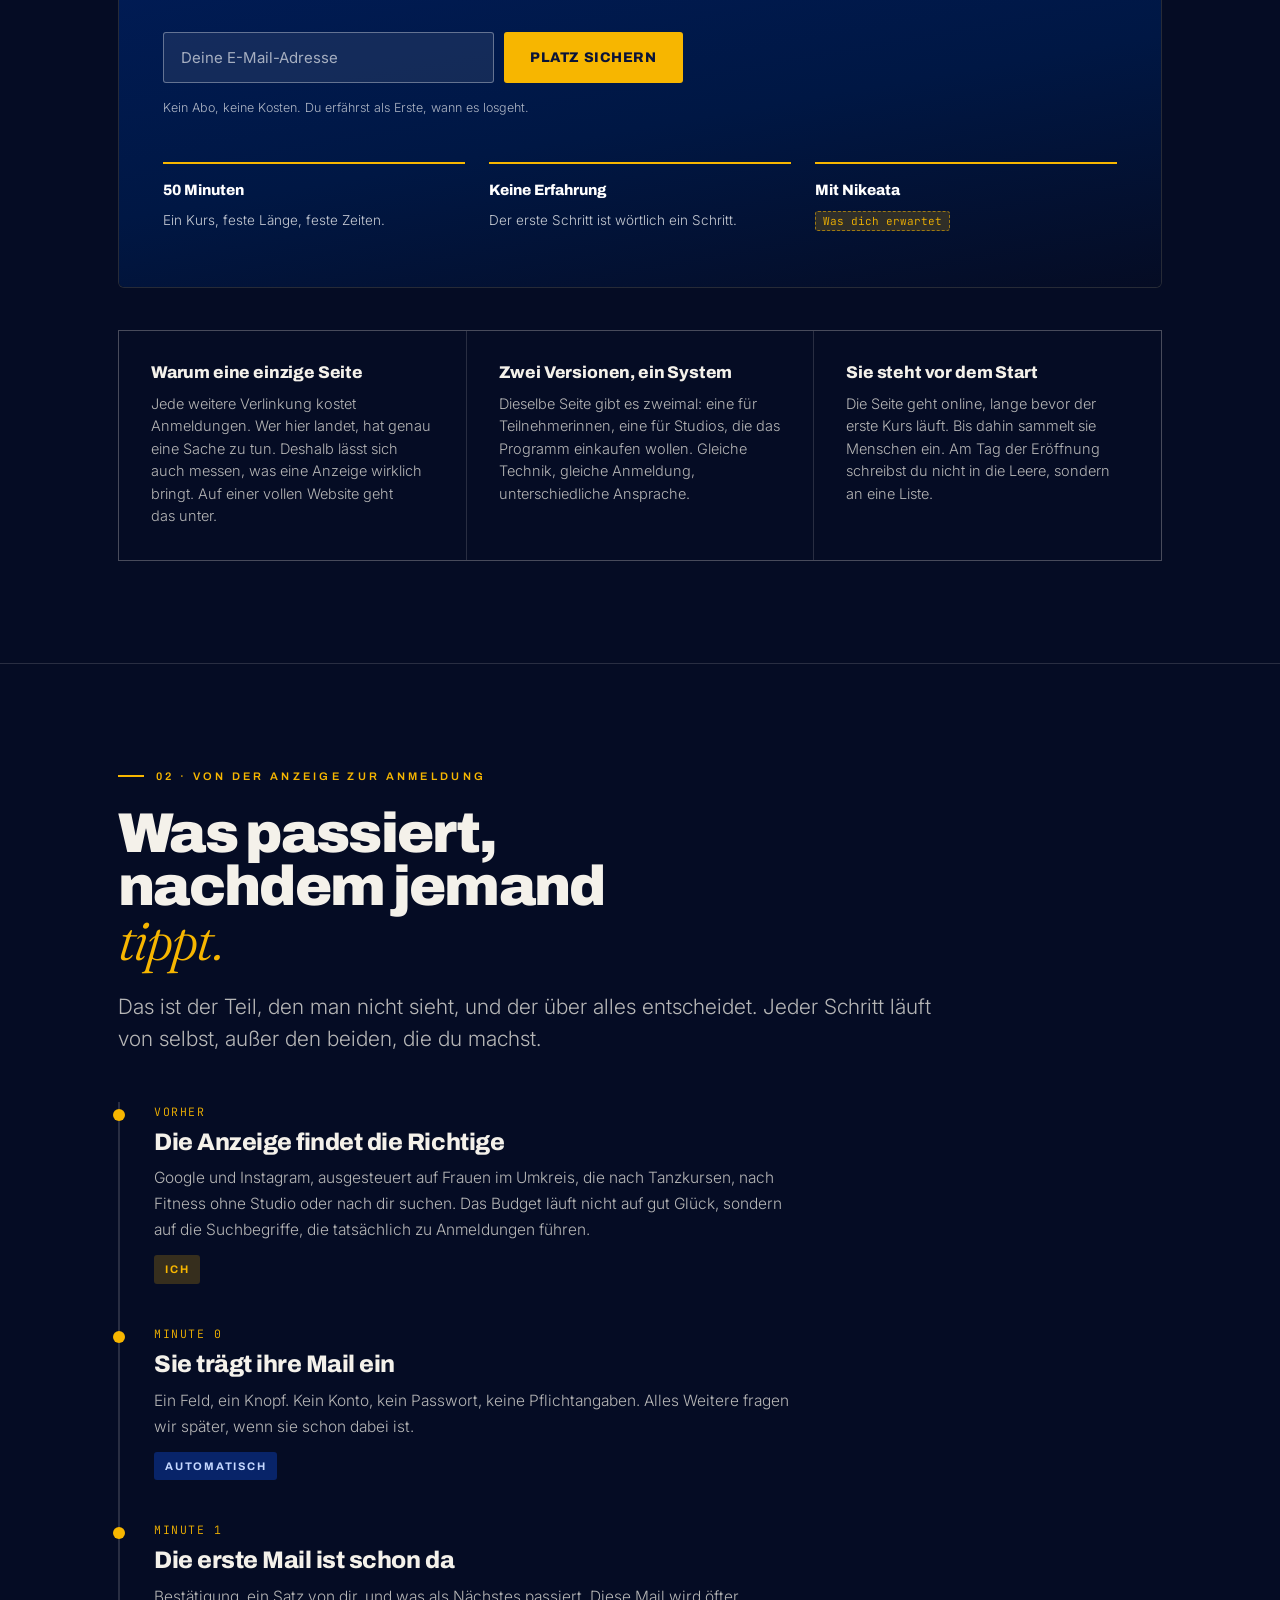
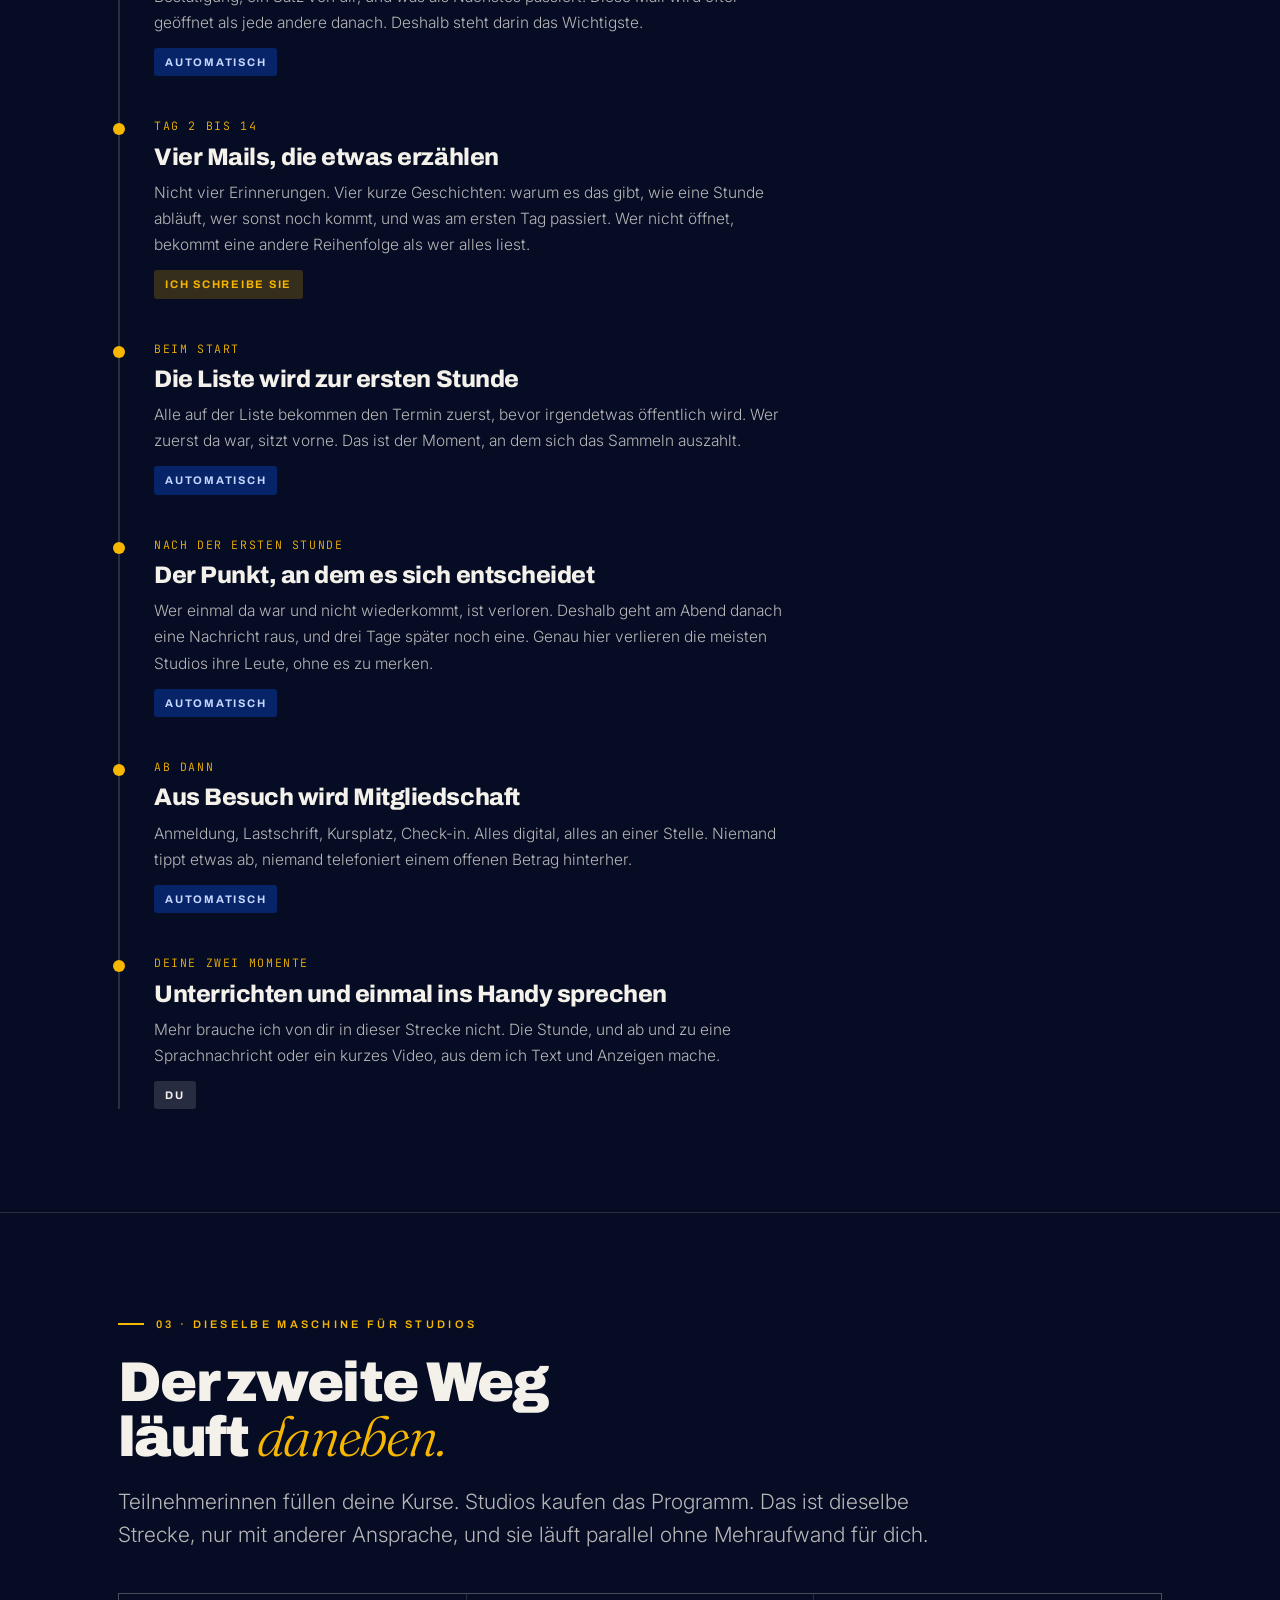
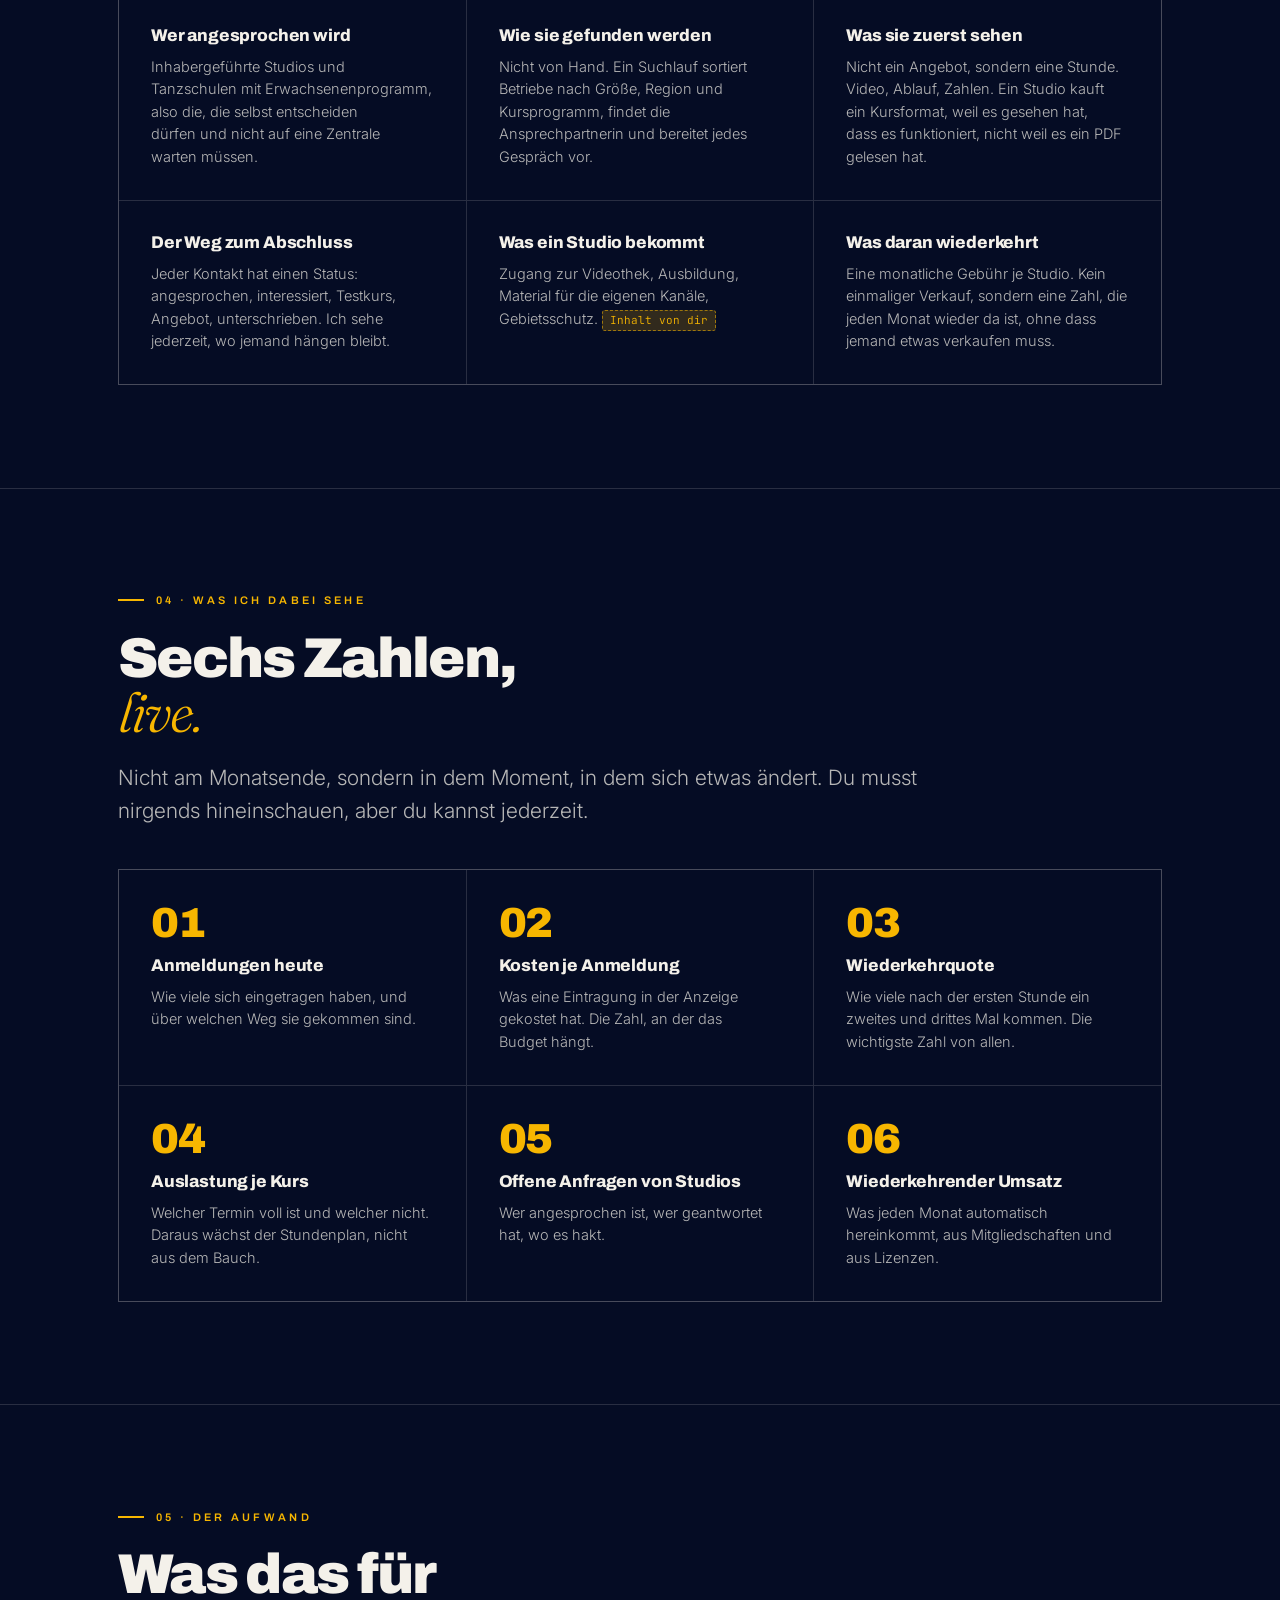
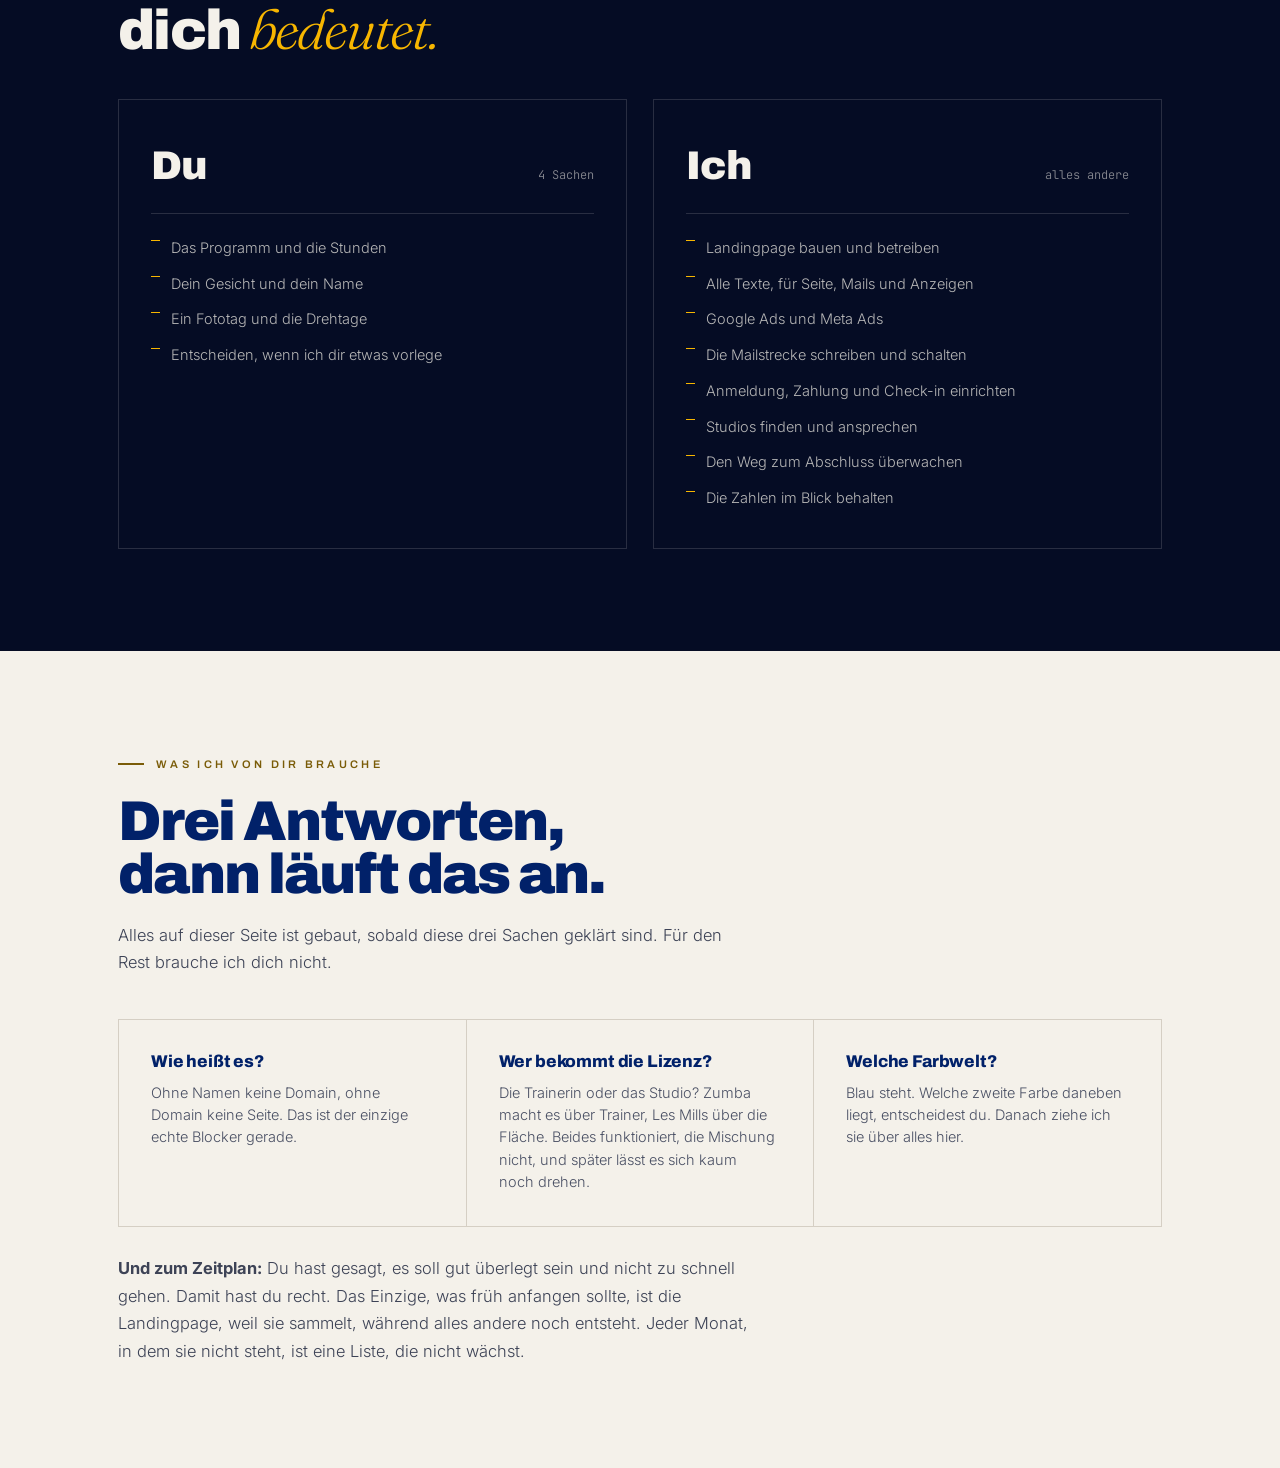
<file: markt/index.html>
<!doctype html>
<html lang="de">
<head>
<meta charset="utf-8">
<meta name="viewport" content="width=device-width,initial-scale=1">
<title>Wie wir das an den Markt bringen</title>
<meta name="robots" content="noindex,nofollow">
<link rel="icon" href="data:image/svg+xml,<svg xmlns='http://www.w3.org/2000/svg' viewBox='0 0 80 80'><rect width='80' height='80' fill='%23012169'/><rect x='14' y='52' width='52' height='8' fill='%23F7B600'/><rect x='14' y='36' width='36' height='8' fill='%23F7B600'/><rect x='14' y='20' width='20' height='8' fill='%23F7B600'/></svg>">
<link rel="preconnect" href="https://fonts.googleapis.com">
<link rel="preconnect" href="https://fonts.gstatic.com" crossorigin>
<link href="https://fonts.googleapis.com/css2?family=Archivo:wght@400;500;600;700;800;900&family=Fraunces:ital,opsz,wght@0,9..144,300;1,9..144,300&family=Inter:wght@300;400;500;600&family=JetBrains+Mono:wght@400;500&display=swap" rel="stylesheet">
<style>
:root{
  --tinte:#050C24; --royal:#012169; --royal-2:#0A2E86; --royal-tief:#001744;
  --gold:#F7B600; --bein:#F4F1EA;
  --nebel:rgba(244,241,234,.74); --nebel-2:rgba(244,241,234,.54);
  --hair:rgba(244,241,234,.15);
}
*{box-sizing:border-box;margin:0;padding:0}
html{scroll-behavior:smooth;overflow-x:clip}
body{background:var(--tinte);color:var(--bein);font-family:'Inter',system-ui,sans-serif;
  font-weight:300;font-size:16.5px;line-height:1.68;-webkit-font-smoothing:antialiased;overflow-x:clip}
.wrap{max-width:1160px;margin:0 auto;padding:0 clamp(22px,5vw,58px)}
h1,h2,h3{font-family:'Archivo',sans-serif;font-weight:900;letter-spacing:-.03em;line-height:.95;
  text-wrap:balance}
em.s{font-family:'Fraunces',Georgia,serif;font-style:italic;font-weight:300;color:var(--gold)}
p{max-width:64ch;text-wrap:pretty}
.kicker{font-family:'Archivo';font-weight:600;font-size:11px;letter-spacing:.3em;
  text-transform:uppercase;color:var(--gold);display:flex;align-items:center;gap:12px;margin-bottom:22px}
.kicker::before{content:"";width:26px;height:2px;background:var(--gold);flex:none}
section{padding:clamp(60px,8vw,112px) 0;border-top:1px solid var(--hair)}
section:first-of-type{border-top:0}
h2{font-size:clamp(28px,4.6vw,56px)}
.lead{font-size:clamp(17px,2vw,21px);line-height:1.55;color:var(--nebel);margin-top:22px}

/* Kopf */
.kopf{min-height:74svh;display:flex;align-items:center;
  background:radial-gradient(66% 58% at 20% 32%,rgba(10,46,134,.62),transparent 62%),
             radial-gradient(46% 40% at 86% 74%,rgba(247,182,0,.12),transparent 66%),var(--tinte)}
.kopf h1{font-size:clamp(34px,6.4vw,84px);max-width:15ch}
.kopf .unter{margin-top:clamp(24px,3.2vw,34px);font-family:'Fraunces',serif;font-style:italic;
  font-weight:300;font-size:clamp(18px,2.4vw,28px);max-width:32ch;line-height:1.4}
.kopf .rolle{margin-top:clamp(30px,4vw,44px);display:grid;
  grid-template-columns:repeat(auto-fit,minmax(min(100%,230px),1fr));gap:1px;
  background:var(--hair);border:1px solid var(--hair);max-width:760px}
.kopf .rolle>div{background:var(--tinte);padding:22px}
.kopf .rolle .w{font-family:'Archivo';font-weight:900;font-size:26px;letter-spacing:-.03em}
.kopf .rolle .t{font-size:14.5px;color:var(--nebel);margin-top:8px;line-height:1.5}

/* Bildschirm-Rahmen */
.schirm{margin-top:clamp(30px,4vw,46px);border:1px solid var(--hair);background:#020817;
  border-radius:6px;overflow:hidden}
.leiste{display:flex;align-items:center;gap:8px;padding:11px 14px;background:#0A1330;
  border-bottom:1px solid var(--hair)}
.leiste i{width:9px;height:9px;border-radius:50%;background:rgba(244,241,234,.24);display:block}
.leiste span{margin-left:10px;font-family:'JetBrains Mono',monospace;font-size:11px;
  color:var(--nebel-2)}

/* Die Landingpage im Rahmen */
.lp{background:linear-gradient(170deg,var(--royal) 0%,var(--royal-tief) 68%,var(--tinte) 100%);
  padding:clamp(30px,4.4vw,60px) clamp(22px,3.4vw,50px)}
.lp .marke{font-family:'Archivo';font-weight:900;font-size:13px;letter-spacing:.16em;
  text-transform:uppercase;color:var(--gold);display:flex;align-items:center;gap:10px;flex-wrap:wrap}
.lp .marke svg{width:20px;height:20px;flex:none}
.lp .marke svg rect{fill:var(--gold)}
.lp h3{font-size:clamp(26px,4.4vw,52px);margin-top:clamp(26px,3.4vw,40px);max-width:15ch;
  color:#fff;line-height:1}
.lp .sub{margin-top:20px;font-size:clamp(15px,1.8vw,19px);color:rgba(255,255,255,.86);max-width:44ch}
.lp .form{margin-top:clamp(26px,3.4vw,36px);display:flex;flex-wrap:wrap;gap:10px;max-width:520px}
.lp .form input{flex:1 1 220px;min-width:0;padding:15px 17px;border:1px solid rgba(255,255,255,.34);
  background:rgba(255,255,255,.08);color:#fff;font-family:'Inter';font-size:15px;border-radius:3px}
.lp .form input::placeholder{color:rgba(255,255,255,.62)}
.lp .form button{padding:15px 26px;border:0;background:var(--gold);color:#0A1338;
  font-family:'Archivo';font-weight:800;font-size:14px;letter-spacing:.04em;text-transform:uppercase;
  border-radius:3px;cursor:pointer}
.lp .klein{margin-top:14px;font-size:12.5px;color:rgba(255,255,255,.68)}
.lp .drei{margin-top:clamp(30px,4vw,44px);display:grid;
  grid-template-columns:repeat(auto-fit,minmax(min(100%,170px),1fr));gap:clamp(14px,2vw,24px)}
.lp .drei>div{border-top:2px solid var(--gold);padding-top:14px}
.lp .drei b{font-family:'Archivo';font-weight:800;font-size:15px;color:#fff;display:block}
.lp .drei span.t{font-size:13.5px;color:rgba(255,255,255,.78);line-height:1.5;display:block;margin-top:6px}
.platz{display:inline-block;background:rgba(247,182,0,.18);border:1px dashed rgba(247,182,0,.55);
  color:var(--gold);font-family:'JetBrains Mono',monospace;font-size:11px;padding:1px 7px;
  border-radius:3px;white-space:nowrap}
/* In der Schlagzeile behaelt der Platzhalter die Groesse der Zeile */
.lp h3 .platz{font-family:'Archivo',sans-serif;font-weight:900;font-size:inherit;
  letter-spacing:-.03em;padding:2px 14px;white-space:normal;line-height:1}

/* Strecke */
.strecke{margin-top:clamp(30px,4vw,46px);border-left:2px solid var(--hair);
  padding-left:clamp(20px,3vw,34px)}
.stufe{position:relative;padding:0 0 clamp(28px,3.6vw,40px)}
.stufe:last-child{padding-bottom:0}
.stufe::before{content:"";position:absolute;left:calc(-1 * clamp(20px,3vw,34px) - 7px);top:7px;
  width:12px;height:12px;border-radius:50%;background:var(--gold)}
.stufe .zeit{font-family:'JetBrains Mono',monospace;font-size:11.5px;letter-spacing:.14em;
  text-transform:uppercase;color:var(--gold)}
.stufe h3{font-family:'Archivo';font-weight:800;font-size:clamp(18px,2.2vw,24px);margin-top:8px;
  letter-spacing:-.02em;line-height:1.14}
.stufe p{margin-top:9px;color:var(--nebel);font-size:15.5px}
.stufe .wer{margin-top:12px;display:inline-block;font-family:'Archivo';font-weight:700;
  font-size:11px;letter-spacing:.16em;text-transform:uppercase;padding:5px 11px;border-radius:3px}
.wer.ich{background:rgba(247,182,0,.2);color:var(--gold)}
.wer.sie{background:rgba(244,241,234,.14);color:var(--bein)}
.wer.auto{background:rgba(10,46,134,.7);color:#C6D8FF}

/* Kacheln */
.gr3{display:grid;grid-template-columns:repeat(auto-fit,minmax(min(100%,260px),1fr));
  gap:1px;background:var(--hair);border:1px solid var(--hair);margin-top:clamp(28px,3.6vw,42px)}
.gr3>div{background:var(--tinte);padding:clamp(22px,2.8vw,32px)}
.gr3 h3{font-family:'Archivo';font-weight:800;font-size:17px;letter-spacing:-.01em;line-height:1.15}
.gr3 p{font-size:14.5px;color:var(--nebel);margin-top:10px;line-height:1.55}
.zahl{font-family:'Archivo';font-weight:900;font-size:clamp(28px,3.6vw,42px);color:var(--gold);
  line-height:1;letter-spacing:-.03em}

/* Aufwand */
.waage{display:grid;grid-template-columns:repeat(auto-fit,minmax(min(100%,280px),1fr));
  gap:clamp(16px,2.4vw,26px);margin-top:clamp(28px,3.6vw,42px)}
.waage>div{border:1px solid var(--hair);padding:clamp(22px,2.8vw,32px)}
.waage .top{display:flex;align-items:baseline;justify-content:space-between;gap:14px;
  padding-bottom:14px;border-bottom:1px solid var(--hair)}
.waage .top b{font-family:'Archivo';font-weight:900;font-size:clamp(26px,3.4vw,40px);letter-spacing:-.03em}
.waage .top span{font-family:'JetBrains Mono',monospace;font-size:12px;color:var(--nebel-2)}
.waage ul{list-style:none;margin-top:16px}
.waage li{padding:7px 0 7px 20px;position:relative;font-size:14.5px;color:var(--nebel);line-height:1.5}
.waage li::before{content:"";position:absolute;left:0;top:.72em;width:9px;height:1px;background:var(--gold)}
.waage.mein{border-color:rgba(247,182,0,.45)}

.schluss{background:var(--bein);color:#2A3047}
.schluss .kicker{color:#7A5C08} .schluss .kicker::before{background:#7A5C08}
.schluss h2{color:#012169} .schluss p{color:#3D4356}
.schluss .gr3{border-color:#D5CFC4;background:#D5CFC4}
.schluss .gr3>div{background:var(--bein)}
.schluss .gr3 h3{color:#012169} .schluss .gr3 p{color:#4A5064}
</style>
</head>
<body>

<section class="kopf">
  <div class="wrap">
    <div class="kicker">Move Society · Arbeitsstand</div>
    <h1>Du machst den Kurs.<br>Ich sorge dafür, dass er <em class="s">voll ist.</em></h1>
    <p class="unter">Inhalt, Aufbau und Choreografie sind dein Feld. Meins ist alles davor
      und alles danach.</p>
    <div class="rolle">
      <div><div class="w">Du</div><div class="t">Das Programm, die Stunden, die Musik,
        die Ausbildung. Das Gesicht.</div></div>
      <div><div class="w">Ich</div><div class="t">Die Seite, die Anzeigen, die Mails, das
        Nachfassen, die Zahlen. Die Maschine dahinter.</div></div>
    </div>
  </div>
</section>

<section>
  <div class="wrap">
    <div class="kicker">01 · Die Landingpage</div>
    <h2 style="max-width:17ch">Eine Seite mit<br><em class="s">einer</em> Aufgabe.</h2>
    <p class="lead">Keine Website mit Menü und Unterseiten. Eine Seite, ein Versprechen, ein
      Formular. So sieht sie aus, in deinen Farben. Was gelb markiert ist, kommt von dir.</p>

    <div class="schirm">
      <div class="leiste"><i></i><i></i><i></i><span>deine-domain.de</span></div>
      <div class="lp">
        <div class="marke">
          <svg viewBox="0 0 80 80" aria-hidden="true">
            <rect x="14" y="52" width="52" height="8"/><rect x="14" y="36" width="36" height="8"/>
            <rect x="14" y="20" width="20" height="8"/></svg>
          <span class="platz">Name des Programms</span>
        </div>
        <h3><span class="platz">Dein Satz. Eine Zeile.</span></h3>
        <p class="sub">Fünfzig Minuten auf dem Stepper. Keine Vorkenntnisse, keine hinteren
          Reihen. <span class="platz">Dein Versprechen in einem Satz.</span></p>
        <div class="form">
          <input type="email" placeholder="Deine E-Mail-Adresse" aria-label="E-Mail">
          <button type="button">Platz sichern</button>
        </div>
        <p class="klein">Kein Abo, keine Kosten. Du erfährst als Erste, wann es losgeht.</p>
        <div class="drei">
          <div><b>50 Minuten</b><span class="t">Ein Kurs, feste Länge, feste Zeiten.</span></div>
          <div><b>Keine Erfahrung</b><span class="t">Der erste Schritt ist wörtlich ein Schritt.</span></div>
          <div><b>Mit Nikeata</b><span class="t"><span class="platz">Was dich erwartet</span></span></div>
        </div>
      </div>
    </div>

    <div class="gr3">
      <div><h3>Warum eine einzige Seite</h3><p>Jede weitere Verlinkung kostet Anmeldungen. Wer
        hier landet, hat genau eine Sache zu tun. Deshalb lässt sich auch messen, was eine
        Anzeige wirklich bringt. Auf einer vollen Website geht das unter.</p></div>
      <div><h3>Zwei Versionen, ein System</h3><p>Dieselbe Seite gibt es zweimal: eine für
        Teilnehmerinnen, eine für Studios, die das Programm einkaufen wollen. Gleiche Technik,
        gleiche Anmeldung, unterschiedliche Ansprache.</p></div>
      <div><h3>Sie steht vor dem Start</h3><p>Die Seite geht online, lange bevor der erste Kurs
        läuft. Bis dahin sammelt sie Menschen ein. Am Tag der Eröffnung schreibst du nicht in
        die Leere, sondern an eine Liste.</p></div>
    </div>
  </div>
</section>

<section>
  <div class="wrap">
    <div class="kicker">02 · Von der Anzeige zur Anmeldung</div>
    <h2 style="max-width:16ch">Was passiert,<br>nachdem jemand <em class="s">tippt.</em></h2>
    <p class="lead">Das ist der Teil, den man nicht sieht, und der über alles entscheidet.
      Jeder Schritt läuft von selbst, außer den beiden, die du machst.</p>

    <div class="strecke">
      <div class="stufe">
        <div class="zeit">Vorher</div>
        <h3>Die Anzeige findet die Richtige</h3>
        <p>Google und Instagram, ausgesteuert auf Frauen im Umkreis, die nach Tanzkursen,
          nach Fitness ohne Studio oder nach dir suchen. Das Budget läuft nicht auf gut Glück,
          sondern auf die Suchbegriffe, die tatsächlich zu Anmeldungen führen.</p>
        <span class="wer ich">Ich</span>
      </div>
      <div class="stufe">
        <div class="zeit">Minute 0</div>
        <h3>Sie trägt ihre Mail ein</h3>
        <p>Ein Feld, ein Knopf. Kein Konto, kein Passwort, keine Pflichtangaben. Alles Weitere
          fragen wir später, wenn sie schon dabei ist.</p>
        <span class="wer auto">Automatisch</span>
      </div>
      <div class="stufe">
        <div class="zeit">Minute 1</div>
        <h3>Die erste Mail ist schon da</h3>
        <p>Bestätigung, ein Satz von dir, und was als Nächstes passiert. Diese Mail wird öfter
          geöffnet als jede andere danach. Deshalb steht darin das Wichtigste.</p>
        <span class="wer auto">Automatisch</span>
      </div>
      <div class="stufe">
        <div class="zeit">Tag 2 bis 14</div>
        <h3>Vier Mails, die etwas erzählen</h3>
        <p>Nicht vier Erinnerungen. Vier kurze Geschichten: warum es das gibt, wie eine Stunde
          abläuft, wer sonst noch kommt, und was am ersten Tag passiert. Wer nicht öffnet,
          bekommt eine andere Reihenfolge als wer alles liest.</p>
        <span class="wer ich">Ich schreibe sie</span>
      </div>
      <div class="stufe">
        <div class="zeit">Beim Start</div>
        <h3>Die Liste wird zur ersten Stunde</h3>
        <p>Alle auf der Liste bekommen den Termin zuerst, bevor irgendetwas öffentlich wird.
          Wer zuerst da war, sitzt vorne. Das ist der Moment, an dem sich das Sammeln auszahlt.</p>
        <span class="wer auto">Automatisch</span>
      </div>
      <div class="stufe">
        <div class="zeit">Nach der ersten Stunde</div>
        <h3>Der Punkt, an dem es sich entscheidet</h3>
        <p>Wer einmal da war und nicht wiederkommt, ist verloren. Deshalb geht am Abend danach
          eine Nachricht raus, und drei Tage später noch eine. Genau hier verlieren die meisten
          Studios ihre Leute, ohne es zu merken.</p>
        <span class="wer auto">Automatisch</span>
      </div>
      <div class="stufe">
        <div class="zeit">Ab dann</div>
        <h3>Aus Besuch wird Mitgliedschaft</h3>
        <p>Anmeldung, Lastschrift, Kursplatz, Check-in. Alles digital, alles an einer Stelle.
          Niemand tippt etwas ab, niemand telefoniert einem offenen Betrag hinterher.</p>
        <span class="wer auto">Automatisch</span>
      </div>
      <div class="stufe">
        <div class="zeit">Deine zwei Momente</div>
        <h3>Unterrichten und einmal ins Handy sprechen</h3>
        <p>Mehr brauche ich von dir in dieser Strecke nicht. Die Stunde, und ab und zu eine
          Sprachnachricht oder ein kurzes Video, aus dem ich Text und Anzeigen mache.</p>
        <span class="wer sie">Du</span>
      </div>
    </div>
  </div>
</section>

<section>
  <div class="wrap">
    <div class="kicker">03 · Dieselbe Maschine für Studios</div>
    <h2 style="max-width:18ch">Der zweite Weg<br>läuft <em class="s">daneben.</em></h2>
    <p class="lead">Teilnehmerinnen füllen deine Kurse. Studios kaufen das Programm. Das ist
      dieselbe Strecke, nur mit anderer Ansprache, und sie läuft parallel ohne Mehraufwand
      für dich.</p>

    <div class="gr3">
      <div><h3>Wer angesprochen wird</h3><p>Inhabergeführte Studios und Tanzschulen mit
        Erwachsenenprogramm, also die, die selbst entscheiden dürfen und nicht auf eine Zentrale
        warten müssen.</p></div>
      <div><h3>Wie sie gefunden werden</h3><p>Nicht von Hand. Ein Suchlauf sortiert Betriebe
        nach Größe, Region und Kursprogramm, findet die Ansprechpartnerin und bereitet jedes
        Gespräch vor.</p></div>
      <div><h3>Was sie zuerst sehen</h3><p>Nicht ein Angebot, sondern eine Stunde. Video,
        Ablauf, Zahlen. Ein Studio kauft ein Kursformat, weil es gesehen hat, dass es
        funktioniert, nicht weil es ein PDF gelesen hat.</p></div>
      <div><h3>Der Weg zum Abschluss</h3><p>Jeder Kontakt hat einen Status: angesprochen,
        interessiert, Testkurs, Angebot, unterschrieben. Ich sehe jederzeit, wo jemand hängen
        bleibt.</p></div>
      <div><h3>Was ein Studio bekommt</h3><p>Zugang zur Videothek, Ausbildung, Material für die
        eigenen Kanäle, Gebietsschutz. <span class="platz">Inhalt von dir</span></p></div>
      <div><h3>Was daran wiederkehrt</h3><p>Eine monatliche Gebühr je Studio. Kein einmaliger
        Verkauf, sondern eine Zahl, die jeden Monat wieder da ist, ohne dass jemand etwas
        verkaufen muss.</p></div>
    </div>
  </div>
</section>

<section>
  <div class="wrap">
    <div class="kicker">04 · Was ich dabei sehe</div>
    <h2 style="max-width:16ch">Sechs Zahlen,<br><em class="s">live.</em></h2>
    <p class="lead">Nicht am Monatsende, sondern in dem Moment, in dem sich etwas ändert.
      Du musst nirgends hineinschauen, aber du kannst jederzeit.</p>

    <div class="gr3">
      <div><div class="zahl">01</div><h3 style="margin-top:12px">Anmeldungen heute</h3>
        <p>Wie viele sich eingetragen haben, und über welchen Weg sie gekommen sind.</p></div>
      <div><div class="zahl">02</div><h3 style="margin-top:12px">Kosten je Anmeldung</h3>
        <p>Was eine Eintragung in der Anzeige gekostet hat. Die Zahl, an der das Budget hängt.</p></div>
      <div><div class="zahl">03</div><h3 style="margin-top:12px">Wiederkehrquote</h3>
        <p>Wie viele nach der ersten Stunde ein zweites und drittes Mal kommen. Die wichtigste
          Zahl von allen.</p></div>
      <div><div class="zahl">04</div><h3 style="margin-top:12px">Auslastung je Kurs</h3>
        <p>Welcher Termin voll ist und welcher nicht. Daraus wächst der Stundenplan, nicht aus
          dem Bauch.</p></div>
      <div><div class="zahl">05</div><h3 style="margin-top:12px">Offene Anfragen von Studios</h3>
        <p>Wer angesprochen ist, wer geantwortet hat, wo es hakt.</p></div>
      <div><div class="zahl">06</div><h3 style="margin-top:12px">Wiederkehrender Umsatz</h3>
        <p>Was jeden Monat automatisch hereinkommt, aus Mitgliedschaften und aus Lizenzen.</p></div>
    </div>
  </div>
</section>

<section>
  <div class="wrap">
    <div class="kicker">05 · Der Aufwand</div>
    <h2 style="max-width:17ch">Was das für dich <em class="s">bedeutet.</em></h2>

    <div class="waage">
      <div>
        <div class="top"><b>Du</b><span>4 Sachen</span></div>
        <ul>
          <li>Das Programm und die Stunden</li>
          <li>Dein Gesicht und dein Name</li>
          <li>Ein Fototag und die Drehtage</li>
          <li>Entscheiden, wenn ich dir etwas vorlege</li>
        </ul>
      </div>
      <div class="mein">
        <div class="top"><b>Ich</b><span>alles andere</span></div>
        <ul>
          <li>Landingpage bauen und betreiben</li>
          <li>Alle Texte, für Seite, Mails und Anzeigen</li>
          <li>Google Ads und Meta Ads</li>
          <li>Die Mailstrecke schreiben und schalten</li>
          <li>Anmeldung, Zahlung und Check-in einrichten</li>
          <li>Studios finden und ansprechen</li>
          <li>Den Weg zum Abschluss überwachen</li>
          <li>Die Zahlen im Blick behalten</li>
        </ul>
      </div>
    </div>
  </div>
</section>

<section class="schluss">
  <div class="wrap">
    <div class="kicker">Was ich von dir brauche</div>
    <h2>Drei Antworten,<br>dann läuft das an.</h2>
    <p style="margin-top:20px">Alles auf dieser Seite ist gebaut, sobald diese drei Sachen
      geklärt sind. Für den Rest brauche ich dich nicht.</p>
    <div class="gr3">
      <div><h3>Wie heißt es?</h3><p>Ohne Namen keine Domain, ohne Domain keine Seite. Das ist
        der einzige echte Blocker gerade.</p></div>
      <div><h3>Wer bekommt die Lizenz?</h3><p>Die Trainerin oder das Studio? Zumba macht es über
        Trainer, Les Mills über die Fläche. Beides funktioniert, die Mischung nicht, und später
        lässt es sich kaum noch drehen.</p></div>
      <div><h3>Welche Farbwelt?</h3><p>Blau steht. Welche zweite Farbe daneben liegt,
        entscheidest du. Danach ziehe ich sie über alles hier.</p></div>
    </div>
    <p style="margin-top:28px"><b>Und zum Zeitplan:</b> Du hast gesagt, es soll gut überlegt
      sein und nicht zu schnell gehen. Damit hast du recht. Das Einzige, was früh anfangen
      sollte, ist die Landingpage, weil sie sammelt, während alles andere noch entsteht. Jeder
      Monat, in dem sie nicht steht, ist eine Liste, die nicht wächst.</p>
  </div>
</section>

</body>
</html>
</file>
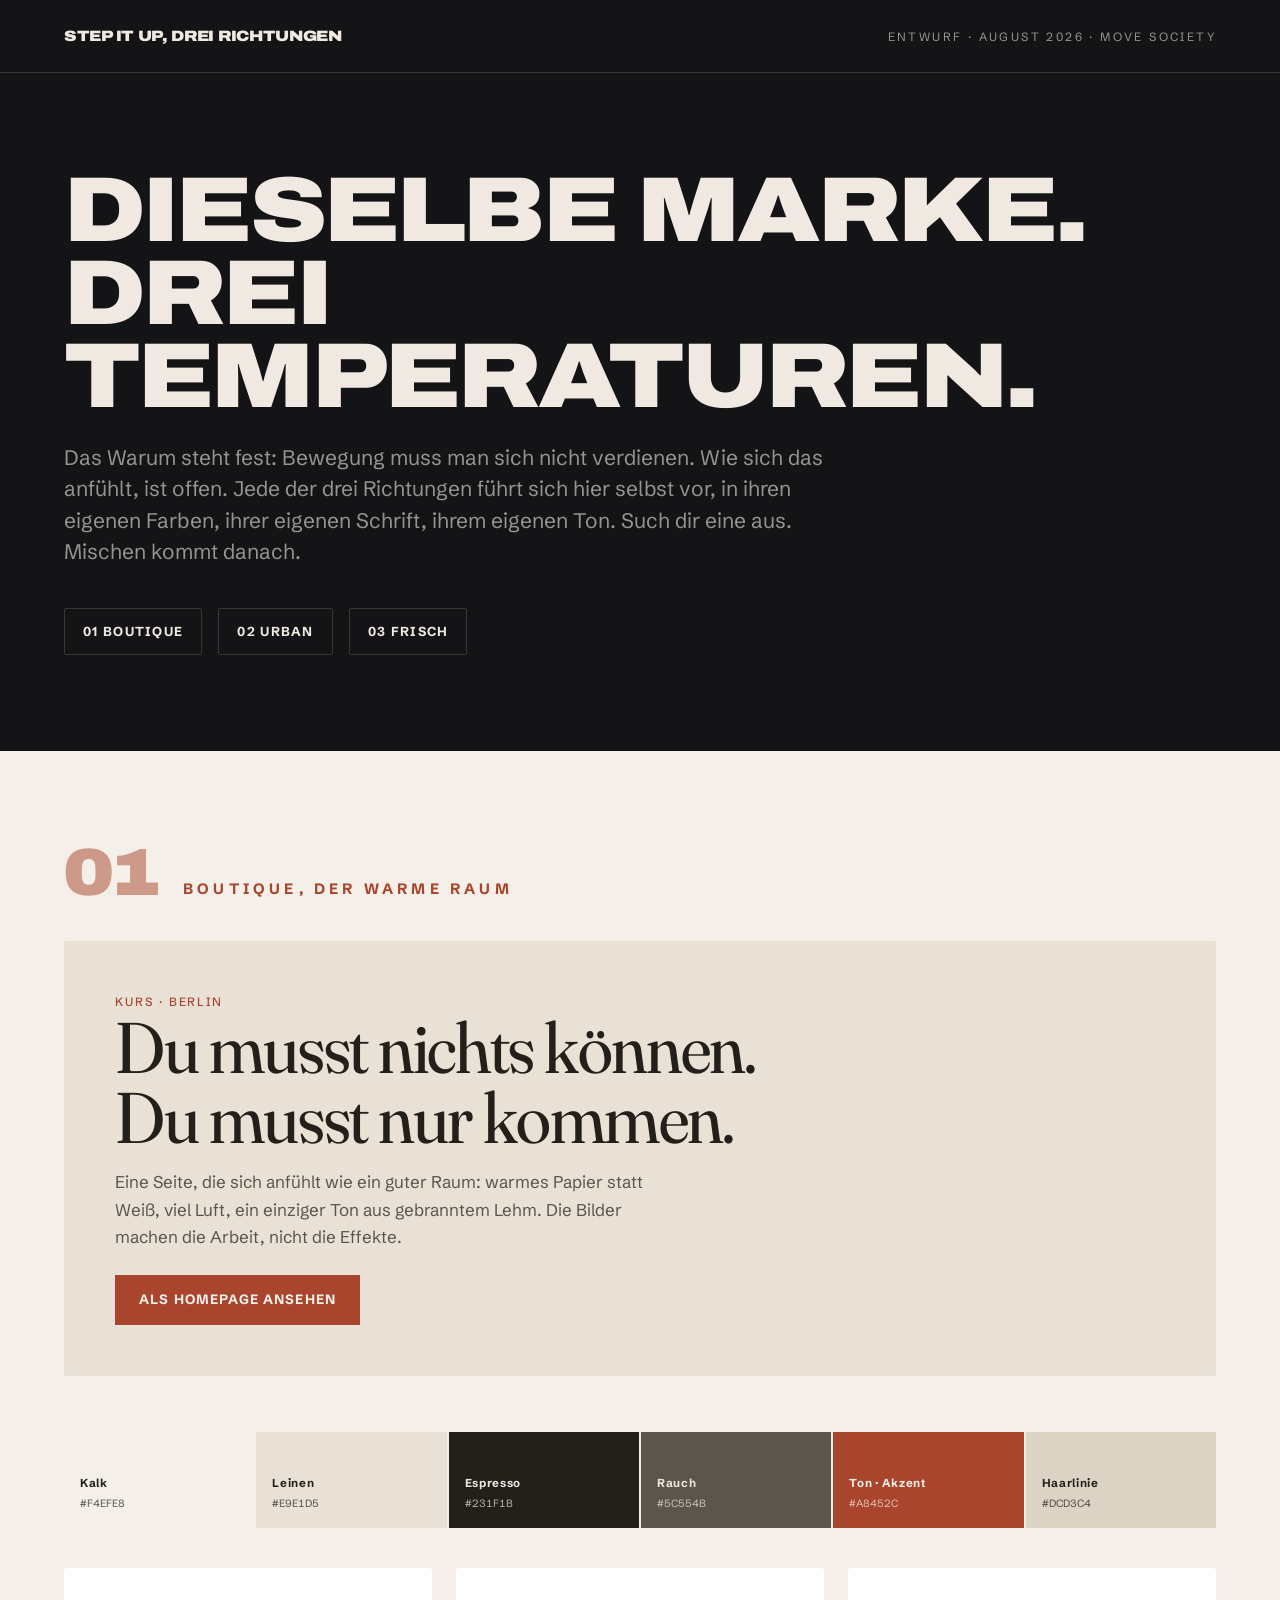
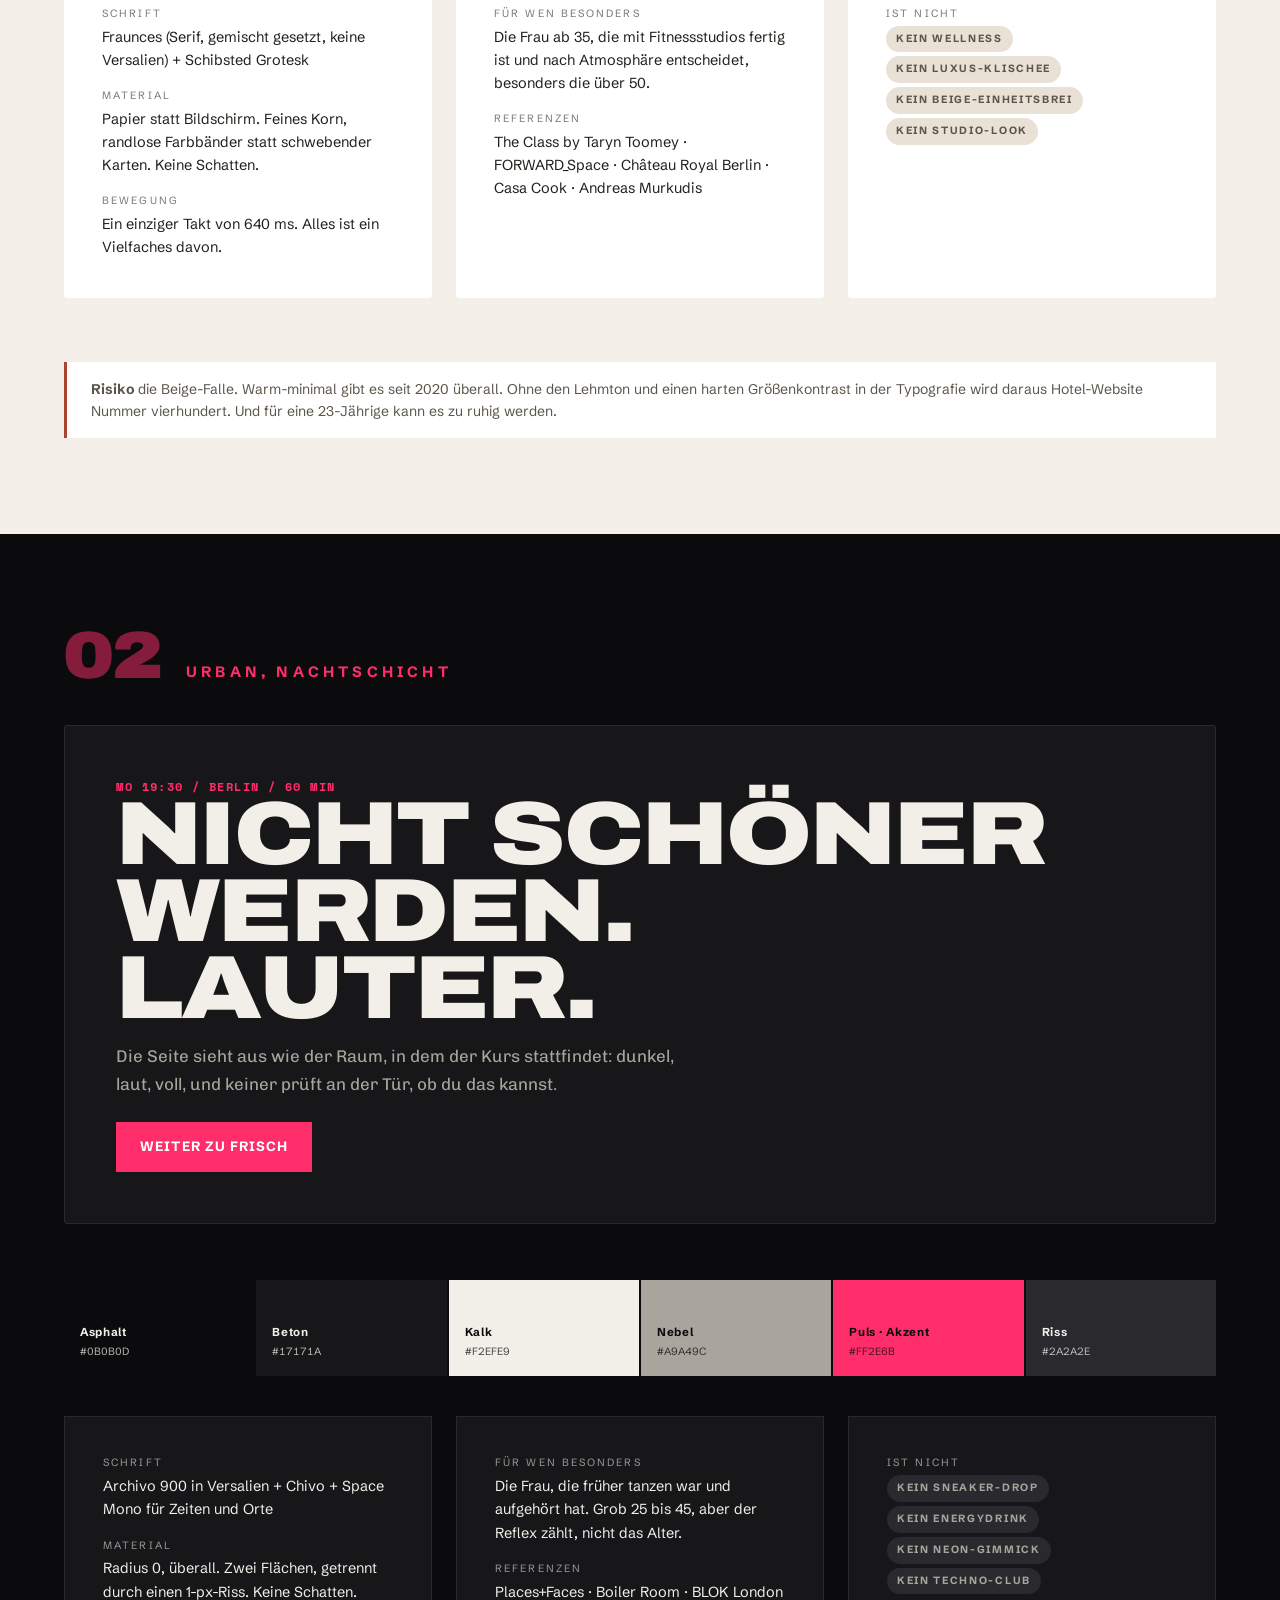
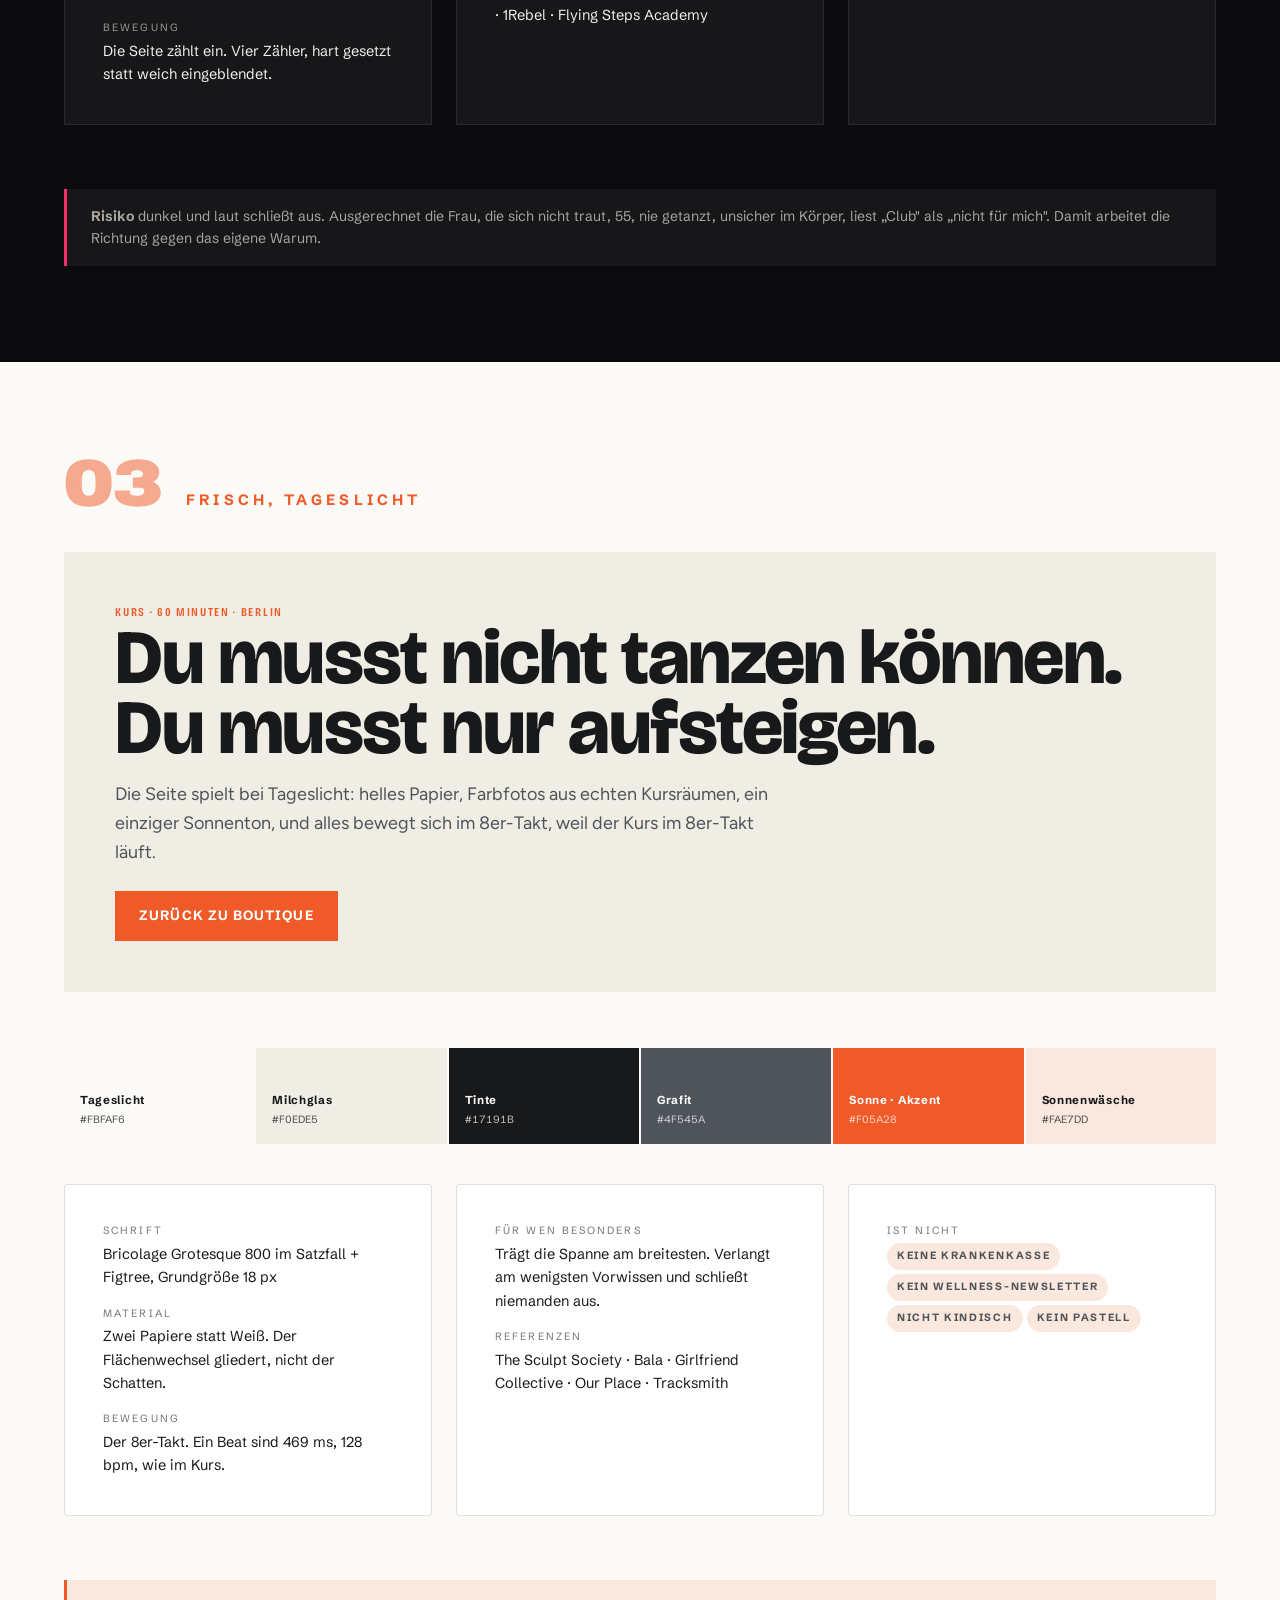
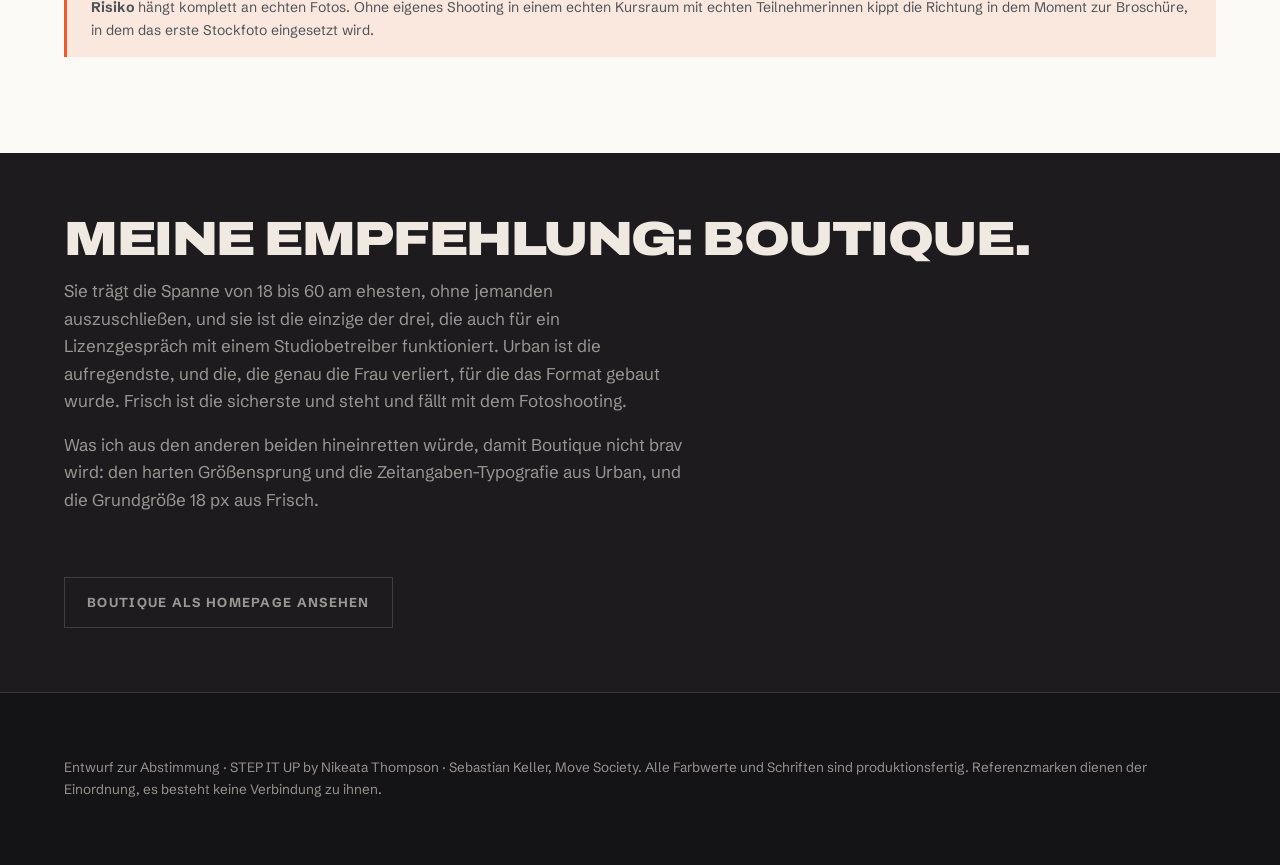
<file: moodboards/index.html>
<!doctype html>
<html lang="de">
<head>
<meta charset="utf-8">
<meta name="viewport" content="width=device-width,initial-scale=1">
<title>STEP IT UP, Drei Richtungen</title>
<meta name="robots" content="noindex,nofollow">
<link rel="icon" href="data:image/svg+xml,<svg xmlns='http://www.w3.org/2000/svg' viewBox='0 0 80 80'><rect width='80' height='80' fill='%23231F1B'/><g fill='%23A8452C'><rect x='8' y='52' width='18' height='20'/><rect x='31' y='36' width='18' height='36'/><rect x='54' y='20' width='18' height='52'/></g></svg>">
<link rel="preconnect" href="https://fonts.googleapis.com">
<link rel="preconnect" href="https://fonts.gstatic.com" crossorigin>
<link href="https://fonts.googleapis.com/css2?family=Fraunces:ital,opsz,wght,SOFT,WONK@0,9..144,300..700,0..100,0..1;1,9..144,300..700,0..100,0..1&family=Schibsted+Grotesk:wght@400;500;700&family=Archivo:wdth,wght@62..125,100..900&family=Chivo:wght@400;500&family=Space+Mono:wght@700&family=Bricolage+Grotesque:opsz,wdth,wght@12..96,75..100,400..800&family=Figtree:wght@400;600&display=swap" rel="stylesheet">
<style>
/* Hallmark · macrostructure: Catalogue · genre: editorial · tone: comparison-sheet
 * nav: masthead · footer: statement · anchor hue: neutral shell, three embedded palettes
 * pre-emit critique: P5 H5 E4 S5 R4 V5
 */
:root{
  /* Schale */
  --shell:#141315; --shell-2:#1D1B1E; --shell-ink:#EFE9E1; --shell-ink-60:rgba(239,233,225,.6);
  --shell-line:rgba(239,233,225,.16);
  /* A, Boutique */
  --a-paper:#F4EFE8; --a-paper2:#E9E1D5; --a-ink:#231F1B; --a-ink2:#5C554B;
  --a-accent:#A8452C; --a-line:#DCD3C4;
  /* B, Urban */
  --b-paper:#0B0B0D; --b-paper2:#17171A; --b-ink:#F2EFE9; --b-ink2:#A9A49C;
  --b-accent:#FF2E6B; --b-line:#2A2A2E;
  /* C, Frisch */
  --c-paper:#FBFAF6; --c-paper2:#F0EDE5; --c-ink:#17191B; --c-ink2:#4F545A;
  --c-accent:#F05A28; --c-line:#E2DED4; --c-wash:#FAE7DD;
  --space-1:8px; --space-2:16px; --space-3:24px; --space-4:40px; --space-5:64px; --space-6:96px;
  --ease-out:cubic-bezier(.16,1,.3,1);
}
*{box-sizing:border-box;margin:0;padding:0}
html,body{overflow-x:clip}
html{scroll-behavior:smooth}
body{background:var(--shell);color:var(--shell-ink);
  font-family:'Schibsted Grotesk',system-ui,sans-serif;font-size:17px;line-height:1.62;-webkit-font-smoothing:antialiased}
img{max-width:100%;display:block}
a{color:inherit}
h1,h2,h3{font-style:normal;overflow-wrap:anywhere;min-width:0}
.wrap{max-width:1240px;margin:0 auto;padding:0 clamp(20px,4vw,44px)}

/* Masthead */
.masthead{border-bottom:1px solid var(--shell-line);padding:var(--space-3) 0}
.masthead .wrap{display:flex;justify-content:space-between;align-items:baseline;gap:var(--space-3);flex-wrap:wrap}
.masthead .t{font-family:'Archivo';font-variation-settings:'wdth' 118,'wght' 900;text-transform:uppercase;
  font-size:15px;letter-spacing:-.02em}
.masthead .d{font-size:12px;letter-spacing:.2em;text-transform:uppercase;color:var(--shell-ink-60)}

/* Intro */
.intro{padding:var(--space-6) 0}
.intro h1{font-family:'Archivo';font-variation-settings:'wdth' 118,'wght' 900;text-transform:uppercase;
  font-size:clamp(38px,7.4vw,92px);line-height:.9;letter-spacing:-.03em}
.intro p{max-width:60ch;margin-top:var(--space-3);color:var(--shell-ink-60);font-size:clamp(17px,1.9vw,21px);line-height:1.5}
.jump{display:flex;gap:var(--space-2);flex-wrap:wrap;margin-top:var(--space-4)}
.jump a{border:1px solid var(--shell-line);padding:12px 18px;border-radius:2px;text-decoration:none;
  font-size:13px;letter-spacing:.1em;text-transform:uppercase;font-weight:700;white-space:nowrap;
  transition:border-color .3s var(--ease-out),transform .3s var(--ease-out)}
.jump a:hover{transform:translateY(-2px)}
.jump a:focus-visible{outline:2px solid var(--shell-ink);outline-offset:3px}
.jump a.a:hover{border-color:var(--a-accent)} .jump a.b:hover{border-color:var(--b-accent)} .jump a.c:hover{border-color:var(--c-accent)}

/* Richtungsblock */
.dir{padding:var(--space-6) 0}
.dir .wrap{display:grid;gap:var(--space-4)}
.dir .head{display:flex;align-items:baseline;gap:var(--space-3);flex-wrap:wrap}
.dir .idx{font-family:'Archivo';font-variation-settings:'wdth' 118,'wght' 900;font-size:clamp(34px,5vw,64px);
  line-height:.8;color:transparent;-webkit-text-stroke:2px currentColor;opacity:.5}
.dir .name{font-size:clamp(12px,1.4vw,15px);letter-spacing:.28em;text-transform:uppercase;font-weight:700}
.grid{display:grid;grid-template-columns:repeat(auto-fit,minmax(min(100%,260px),1fr));gap:var(--space-3)}
.panel{padding:clamp(24px,3vw,38px);border-radius:3px}
.demo{padding:clamp(28px,4vw,56px);border-radius:3px}
.swatches{display:grid;grid-template-columns:repeat(auto-fit,minmax(min(100%,104px),1fr));gap:2px;margin-top:var(--space-2)}
.sw{padding:var(--space-2);min-height:96px;display:flex;flex-direction:column;justify-content:flex-end;gap:2px}
.sw b{font-size:11.5px;font-weight:700;letter-spacing:.06em}
.sw span{font-size:10.5px;opacity:.75;font-variant-numeric:tabular-nums}
.meta{font-size:14.5px;line-height:1.6}
.meta dt{font-size:10.5px;letter-spacing:.2em;text-transform:uppercase;opacity:.6;margin-top:var(--space-2)}
.meta dt:first-child{margin-top:0}
.meta dd{margin-top:3px}
.tag{display:inline-block;font-size:10.5px;letter-spacing:.16em;text-transform:uppercase;font-weight:700;
  padding:5px 10px;border-radius:99px;margin:0 4px 4px 0}
.risk{font-size:14px;line-height:1.6;padding:var(--space-2) var(--space-3);border-left:3px solid;margin-top:var(--space-3)}

/* A, Boutique */
#a{background:var(--a-paper);color:var(--a-ink)}
#a .idx,#a .name{color:var(--a-accent)}
#a .demo{background:var(--a-paper2)}
#a .panel{background:#fff}
#a h2{font-family:'Fraunces';font-variation-settings:'SOFT' 40,'WONK' 1,'opsz' 144;font-weight:400;
  font-size:clamp(34px,5.6vw,74px);line-height:.98;letter-spacing:-.02em}
#a .kick{font-size:12px;letter-spacing:.16em;text-transform:uppercase;font-weight:500;color:var(--a-accent)}
#a .body{color:var(--a-ink2);max-width:56ch;margin-top:var(--space-2)}
#a .risk{border-color:var(--a-accent);background:#fff;color:var(--a-ink2)}
#a .tag{background:var(--a-paper2);color:var(--a-ink2)}
#a .cta{display:inline-block;margin-top:var(--space-3);background:var(--a-accent);color:var(--a-paper);
  padding:14px 24px;text-decoration:none;font-weight:700;font-size:13.5px;letter-spacing:.08em;text-transform:uppercase;white-space:nowrap}

/* B, Urban */
#b{background:var(--b-paper);color:var(--b-ink)}
#b .idx,#b .name{color:var(--b-accent)}
#b .demo{background:var(--b-paper2);border:1px solid var(--b-line)}
#b .panel{background:var(--b-paper2);border:1px solid var(--b-line);border-radius:0}
#b h2{font-family:'Archivo';font-variation-settings:'wdth' 118,'wght' 900;text-transform:uppercase;
  font-size:clamp(36px,7vw,96px);line-height:.86;letter-spacing:-.02em}
#b .kick{font-family:'Space Mono';font-weight:700;font-size:12px;letter-spacing:.12em;text-transform:uppercase;color:var(--b-accent)}
#b .body{font-family:'Chivo';color:var(--b-ink2);max-width:56ch;margin-top:var(--space-2)}
#b .risk{border-color:var(--b-accent);background:var(--b-paper2);color:var(--b-ink2)}
#b .tag{background:var(--b-line);color:var(--b-ink2)}
#b .cta{display:inline-block;margin-top:var(--space-3);background:var(--b-accent);color:#fff;border-radius:0;
  padding:14px 24px;text-decoration:none;font-weight:700;font-size:13.5px;letter-spacing:.08em;text-transform:uppercase;white-space:nowrap}

/* C, Frisch */
#c{background:var(--c-paper);color:var(--c-ink)}
#c .idx,#c .name{color:var(--c-accent)}
#c .demo{background:var(--c-paper2)}
#c .panel{background:#fff;border:1px solid var(--c-line)}
#c h2{font-family:'Bricolage Grotesque';font-variation-settings:'wght' 800,'wdth' 100,'opsz' 96;
  font-size:clamp(34px,6vw,80px);line-height:.92;letter-spacing:-.02em}
#c .kick{font-family:'Bricolage Grotesque';font-variation-settings:'wght' 600,'wdth' 75;
  font-size:12px;letter-spacing:.14em;text-transform:uppercase;color:var(--c-accent)}
#c .body{font-family:'Figtree';color:var(--c-ink2);max-width:56ch;margin-top:var(--space-2);font-size:18px}
#c .risk{border-color:var(--c-accent);background:var(--c-wash);color:var(--c-ink2)}
#c .tag{background:var(--c-wash);color:var(--c-ink2)}
#c .cta{display:inline-block;margin-top:var(--space-3);background:var(--c-accent);color:#fff;
  padding:14px 24px;text-decoration:none;font-weight:700;font-size:13.5px;letter-spacing:.08em;text-transform:uppercase;white-space:nowrap}

footer{border-top:1px solid var(--shell-line);padding:var(--space-5) 0;color:var(--shell-ink-60);font-size:13.5px}
.rec{background:var(--shell-2);padding:var(--space-5) 0}
.rec h2{font-family:'Archivo';font-variation-settings:'wdth' 118,'wght' 900;text-transform:uppercase;
  font-size:clamp(26px,4vw,48px);line-height:.92;letter-spacing:-.03em}
.rec p{max-width:62ch;margin-top:var(--space-2);color:var(--shell-ink-60)}
@media (prefers-reduced-motion:reduce){*{animation:none!important;transition:none!important}html{scroll-behavior:auto}}
</style>
</head>
<body>

<header class="masthead">
  <div class="wrap">
    <span class="t">Step It Up, Drei Richtungen</span>
    <span class="d">Entwurf · August 2026 · Move Society</span>
  </div>
</header>

<section class="intro">
  <div class="wrap">
    <h1>Dieselbe Marke.<br>Drei Temperaturen.</h1>
    <p>Das Warum steht fest: Bewegung muss man sich nicht verdienen. Wie sich das anfühlt, ist offen.
      Jede der drei Richtungen führt sich hier selbst vor, in ihren eigenen Farben, ihrer eigenen
      Schrift, ihrem eigenen Ton. Such dir eine aus. Mischen kommt danach.</p>
    <nav class="jump">
      <a class="a" href="#a">01 Boutique</a>
      <a class="b" href="#b">02 Urban</a>
      <a class="c" href="#c">03 Frisch</a>
    </nav>
  </div>
</section>

<!-- ══════ A · BOUTIQUE ══════ -->
<section class="dir" id="a">
  <div class="wrap">
    <div class="head"><span class="idx">01</span><span class="name">Boutique, Der warme Raum</span></div>

    <div class="demo">
      <p class="kick">Kurs · Berlin</p>
      <h2>Du musst nichts können.<br>Du musst nur kommen.</h2>
      <p class="body">Eine Seite, die sich anfühlt wie ein guter Raum: warmes Papier statt Weiß, viel Luft,
        ein einziger Ton aus gebranntem Lehm. Die Bilder machen die Arbeit, nicht die Effekte.</p>
      <a class="cta" href="../boutique/">Als Homepage ansehen</a>
    </div>

    <div class="swatches">
      <div class="sw" style="background:#F4EFE8;color:#231F1B"><b>Kalk</b><span>#F4EFE8</span></div>
      <div class="sw" style="background:#E9E1D5;color:#231F1B"><b>Leinen</b><span>#E9E1D5</span></div>
      <div class="sw" style="background:#231F1B;color:#EFE8DC"><b>Espresso</b><span>#231F1B</span></div>
      <div class="sw" style="background:#5C554B;color:#EFE8DC"><b>Rauch</b><span>#5C554B</span></div>
      <div class="sw" style="background:#A8452C;color:#F4EFE8"><b>Ton · Akzent</b><span>#A8452C</span></div>
      <div class="sw" style="background:#DCD3C4;color:#231F1B"><b>Haarlinie</b><span>#DCD3C4</span></div>
    </div>

    <div class="grid">
      <div class="panel"><dl class="meta">
        <dt>Schrift</dt><dd>Fraunces (Serif, gemischt gesetzt, keine Versalien) + Schibsted Grotesk</dd>
        <dt>Material</dt><dd>Papier statt Bildschirm. Feines Korn, randlose Farbbänder statt schwebender Karten. Keine Schatten.</dd>
        <dt>Bewegung</dt><dd>Ein einziger Takt von 640 ms. Alles ist ein Vielfaches davon.</dd>
      </dl></div>
      <div class="panel"><dl class="meta">
        <dt>Für wen besonders</dt><dd>Die Frau ab 35, die mit Fitnessstudios fertig ist und nach Atmosphäre entscheidet, besonders die über 50.</dd>
        <dt>Referenzen</dt><dd>The Class by Taryn Toomey · FORWARD_Space · Château Royal Berlin · Casa Cook · Andreas Murkudis</dd>
      </dl></div>
      <div class="panel"><dl class="meta">
        <dt>Ist nicht</dt><dd>
          <span class="tag">kein Wellness</span><span class="tag">kein Luxus-Klischee</span>
          <span class="tag">kein Beige-Einheitsbrei</span><span class="tag">kein Studio-Look</span></dd>
      </dl></div>
    </div>
    <p class="risk"><strong>Risiko </strong> die Beige-Falle. Warm-minimal gibt es seit 2020 überall.
      Ohne den Lehmton und einen harten Größenkontrast in der Typografie wird daraus Hotel-Website Nummer
      vierhundert. Und für eine 23-Jährige kann es zu ruhig werden.</p>
  </div>
</section>

<!-- ══════ B · URBAN ══════ -->
<section class="dir" id="b">
  <div class="wrap">
    <div class="head"><span class="idx">02</span><span class="name">Urban, Nachtschicht</span></div>

    <div class="demo">
      <p class="kick">MO 19:30 / BERLIN / 60 MIN</p>
      <h2>Nicht schöner werden.<br>Lauter.</h2>
      <p class="body">Die Seite sieht aus wie der Raum, in dem der Kurs stattfindet: dunkel, laut, voll,
        und keiner prüft an der Tür, ob du das kannst.</p>
      <a class="cta" href="#c">Weiter zu Frisch</a>
    </div>

    <div class="swatches">
      <div class="sw" style="background:#0B0B0D;color:#F2EFE9"><b>Asphalt</b><span>#0B0B0D</span></div>
      <div class="sw" style="background:#17171A;color:#F2EFE9"><b>Beton</b><span>#17171A</span></div>
      <div class="sw" style="background:#F2EFE9;color:#0B0B0D"><b>Kalk</b><span>#F2EFE9</span></div>
      <div class="sw" style="background:#A9A49C;color:#0B0B0D"><b>Nebel</b><span>#A9A49C</span></div>
      <div class="sw" style="background:#FF2E6B;color:#0B0B0D"><b>Puls · Akzent</b><span>#FF2E6B</span></div>
      <div class="sw" style="background:#2A2A2E;color:#F2EFE9"><b>Riss</b><span>#2A2A2E</span></div>
    </div>

    <div class="grid">
      <div class="panel"><dl class="meta">
        <dt>Schrift</dt><dd>Archivo 900 in Versalien + Chivo + Space Mono für Zeiten und Orte</dd>
        <dt>Material</dt><dd>Radius 0, überall. Zwei Flächen, getrennt durch einen 1-px-Riss. Keine Schatten.</dd>
        <dt>Bewegung</dt><dd>Die Seite zählt ein. Vier Zähler, hart gesetzt statt weich eingeblendet.</dd>
      </dl></div>
      <div class="panel"><dl class="meta">
        <dt>Für wen besonders</dt><dd>Die Frau, die früher tanzen war und aufgehört hat. Grob 25 bis 45, aber der Reflex zählt, nicht das Alter.</dd>
        <dt>Referenzen</dt><dd>Places+Faces · Boiler Room · BLOK London · 1Rebel · Flying Steps Academy</dd>
      </dl></div>
      <div class="panel"><dl class="meta">
        <dt>Ist nicht</dt><dd>
          <span class="tag">kein Sneaker-Drop</span><span class="tag">kein Energydrink</span>
          <span class="tag">kein Neon-Gimmick</span><span class="tag">kein Techno-Club</span></dd>
      </dl></div>
    </div>
    <p class="risk"><strong>Risiko </strong> dunkel und laut schließt aus. Ausgerechnet die Frau, die
      sich nicht traut, 55, nie getanzt, unsicher im Körper, liest „Club" als „nicht für mich".
      Damit arbeitet die Richtung gegen das eigene Warum.</p>
  </div>
</section>

<!-- ══════ C · FRISCH ══════ -->
<section class="dir" id="c">
  <div class="wrap">
    <div class="head"><span class="idx">03</span><span class="name">Frisch, Tageslicht</span></div>

    <div class="demo">
      <p class="kick">Kurs · 60 Minuten · Berlin</p>
      <h2>Du musst nicht tanzen können.<br>Du musst nur aufsteigen.</h2>
      <p class="body">Die Seite spielt bei Tageslicht: helles Papier, Farbfotos aus echten Kursräumen,
        ein einziger Sonnenton, und alles bewegt sich im 8er-Takt, weil der Kurs im 8er-Takt läuft.</p>
      <a class="cta" href="#a">Zurück zu Boutique</a>
    </div>

    <div class="swatches">
      <div class="sw" style="background:#FBFAF6;color:#17191B"><b>Tageslicht</b><span>#FBFAF6</span></div>
      <div class="sw" style="background:#F0EDE5;color:#17191B"><b>Milchglas</b><span>#F0EDE5</span></div>
      <div class="sw" style="background:#17191B;color:#FBFAF6"><b>Tinte</b><span>#17191B</span></div>
      <div class="sw" style="background:#4F545A;color:#FBFAF6"><b>Grafit</b><span>#4F545A</span></div>
      <div class="sw" style="background:#F05A28;color:#FFFFFF"><b>Sonne · Akzent</b><span>#F05A28</span></div>
      <div class="sw" style="background:#FAE7DD;color:#17191B"><b>Sonnenwäsche</b><span>#FAE7DD</span></div>
    </div>

    <div class="grid">
      <div class="panel"><dl class="meta">
        <dt>Schrift</dt><dd>Bricolage Grotesque 800 im Satzfall + Figtree, Grundgröße 18 px</dd>
        <dt>Material</dt><dd>Zwei Papiere statt Weiß. Der Flächenwechsel gliedert, nicht der Schatten.</dd>
        <dt>Bewegung</dt><dd>Der 8er-Takt. Ein Beat sind 469 ms, 128 bpm, wie im Kurs.</dd>
      </dl></div>
      <div class="panel"><dl class="meta">
        <dt>Für wen besonders</dt><dd>Trägt die Spanne am breitesten. Verlangt am wenigsten Vorwissen und schließt niemanden aus.</dd>
        <dt>Referenzen</dt><dd>The Sculpt Society · Bala · Girlfriend Collective · Our Place · Tracksmith</dd>
      </dl></div>
      <div class="panel"><dl class="meta">
        <dt>Ist nicht</dt><dd>
          <span class="tag">keine Krankenkasse</span><span class="tag">kein Wellness-Newsletter</span>
          <span class="tag">nicht kindisch</span><span class="tag">kein Pastell</span></dd>
      </dl></div>
    </div>
    <p class="risk"><strong>Risiko </strong> hängt komplett an echten Fotos. Ohne eigenes Shooting in
      einem echten Kursraum mit echten Teilnehmerinnen kippt die Richtung in dem Moment zur
      Broschüre, in dem das erste Stockfoto eingesetzt wird.</p>
  </div>
</section>

<section class="rec">
  <div class="wrap">
    <h2>Meine Empfehlung: Boutique.</h2>
    <p>Sie trägt die Spanne von 18 bis 60 am ehesten, ohne jemanden auszuschließen, und sie ist die
      einzige der drei, die auch für ein Lizenzgespräch mit einem Studiobetreiber funktioniert.
      Urban ist die aufregendste, und die, die genau die Frau verliert, für die das Format gebaut wurde.
      Frisch ist die sicherste und steht und fällt mit dem Fotoshooting.</p>
    <p style="margin-top:16px">Was ich aus den anderen beiden hineinretten würde, damit Boutique nicht
      brav wird: den harten Größensprung und die Zeitangaben-Typografie aus Urban, und die Grundgröße
      18 px aus Frisch.</p>
    <p style="margin-top:24px"><a class="jump" style="display:inline-block;border:1px solid var(--shell-line);
      padding:14px 22px;text-decoration:none;font-size:13px;letter-spacing:.1em;text-transform:uppercase;
      font-weight:700;white-space:nowrap" href="../boutique/">Boutique als Homepage ansehen</a></p>
  </div>
</section>

<footer>
  <div class="wrap">
    Entwurf zur Abstimmung · STEP IT UP by Nikeata Thompson · Sebastian Keller, Move Society.
    Alle Farbwerte und Schriften sind produktionsfertig. Referenzmarken dienen der Einordnung,
    es besteht keine Verbindung zu ihnen.
  </div>
</footer>
</body>
</html>
</file>
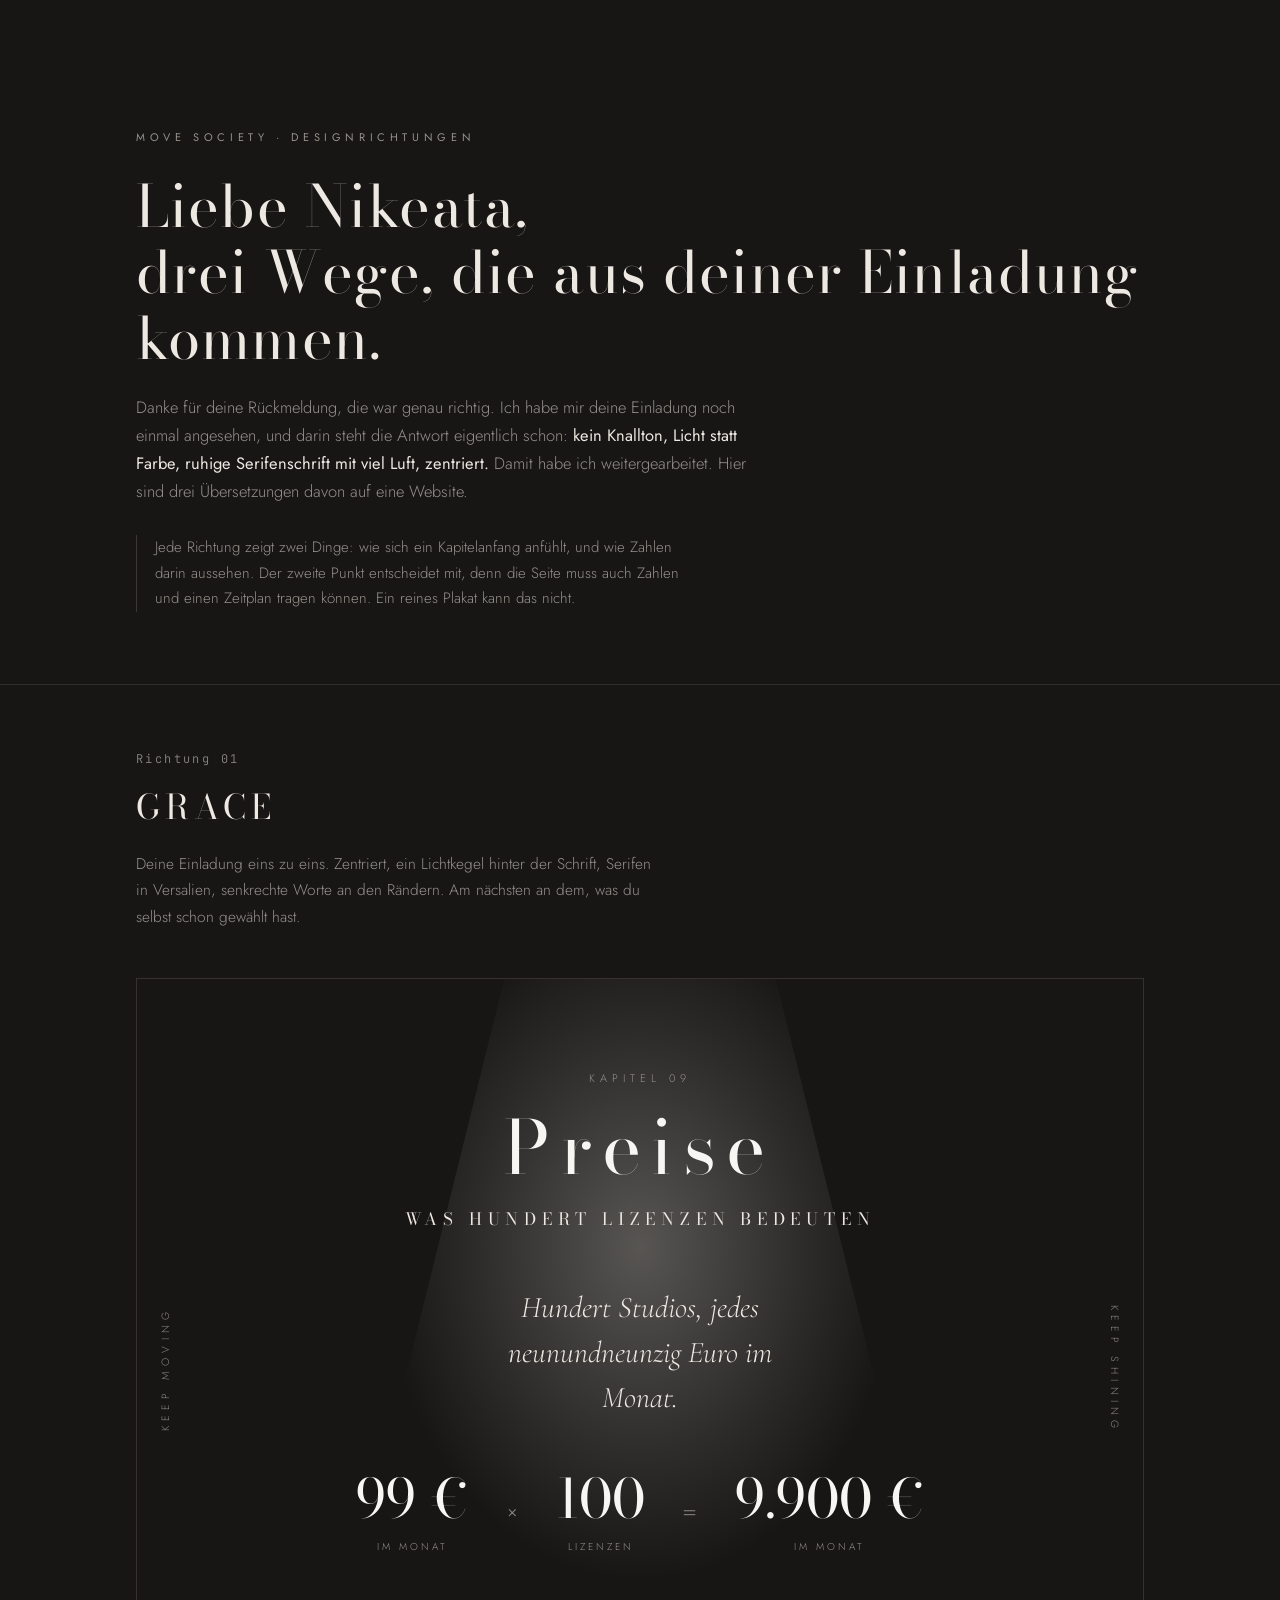
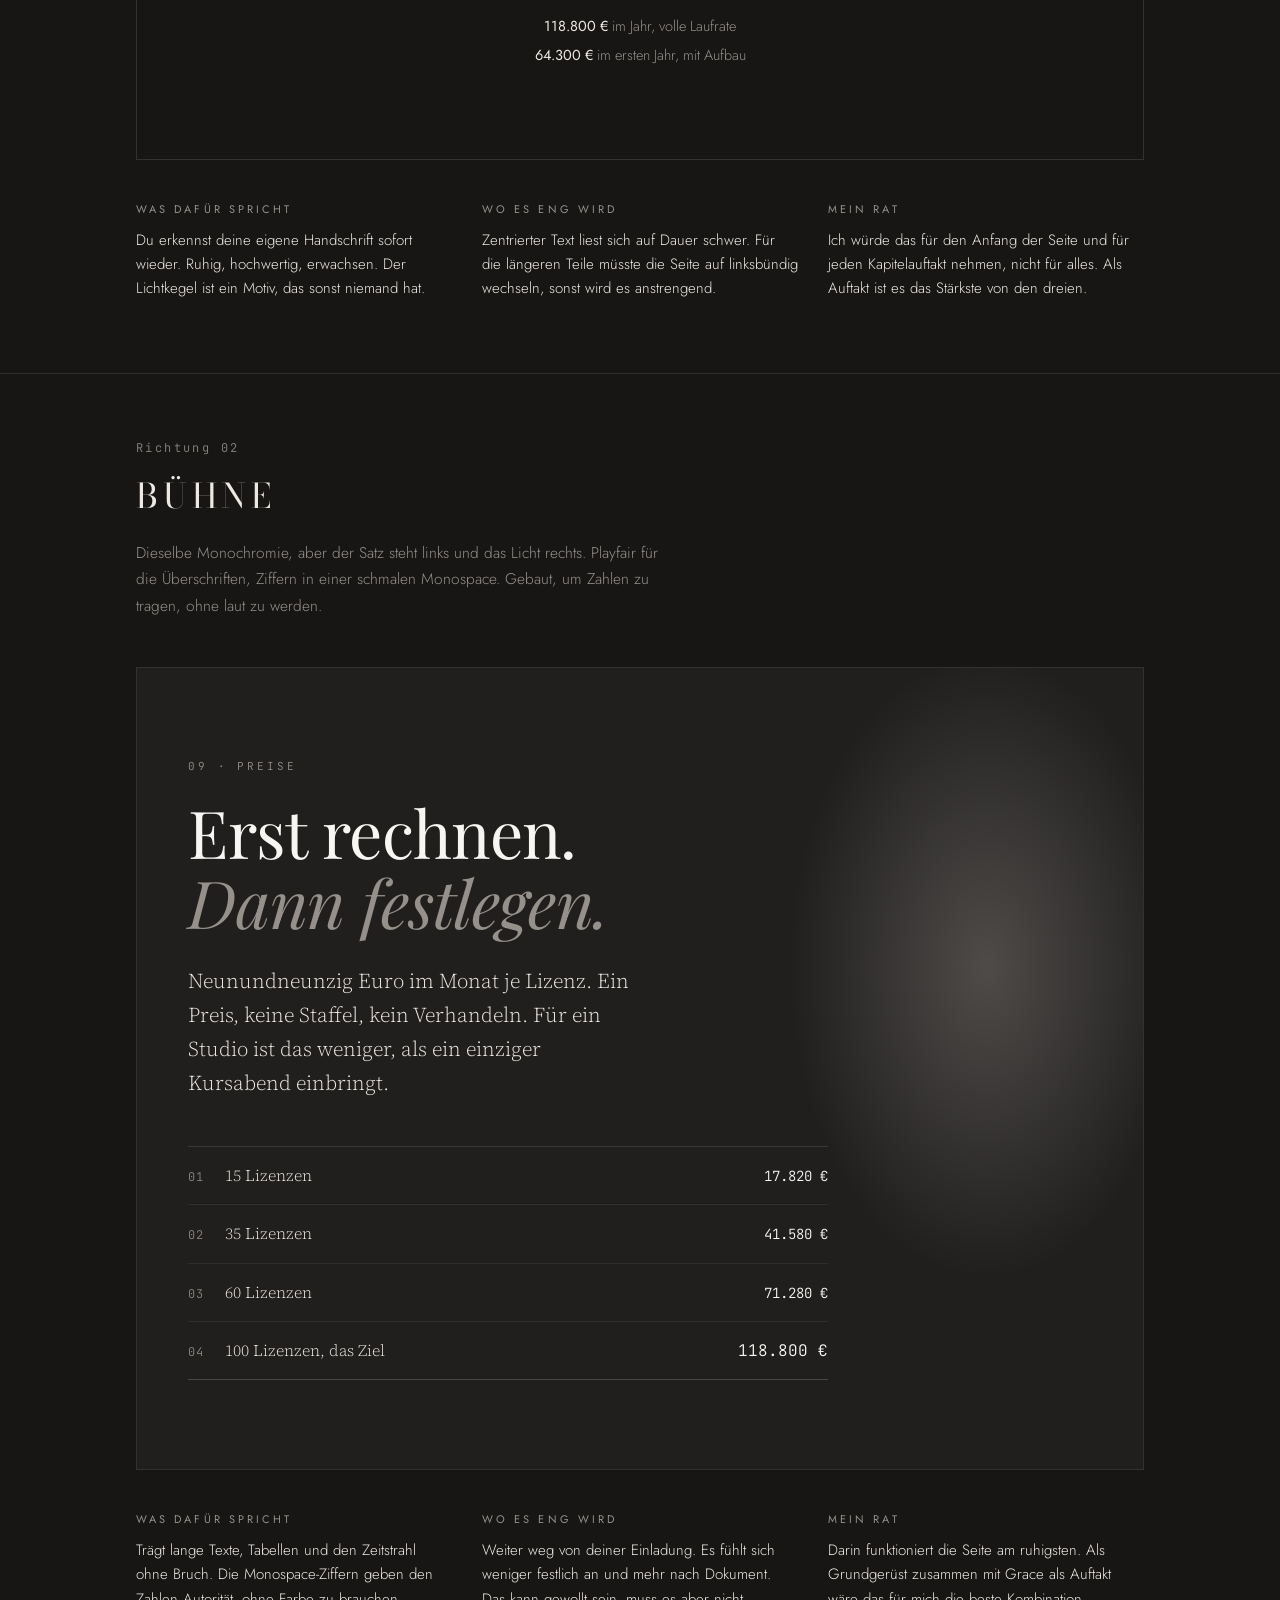
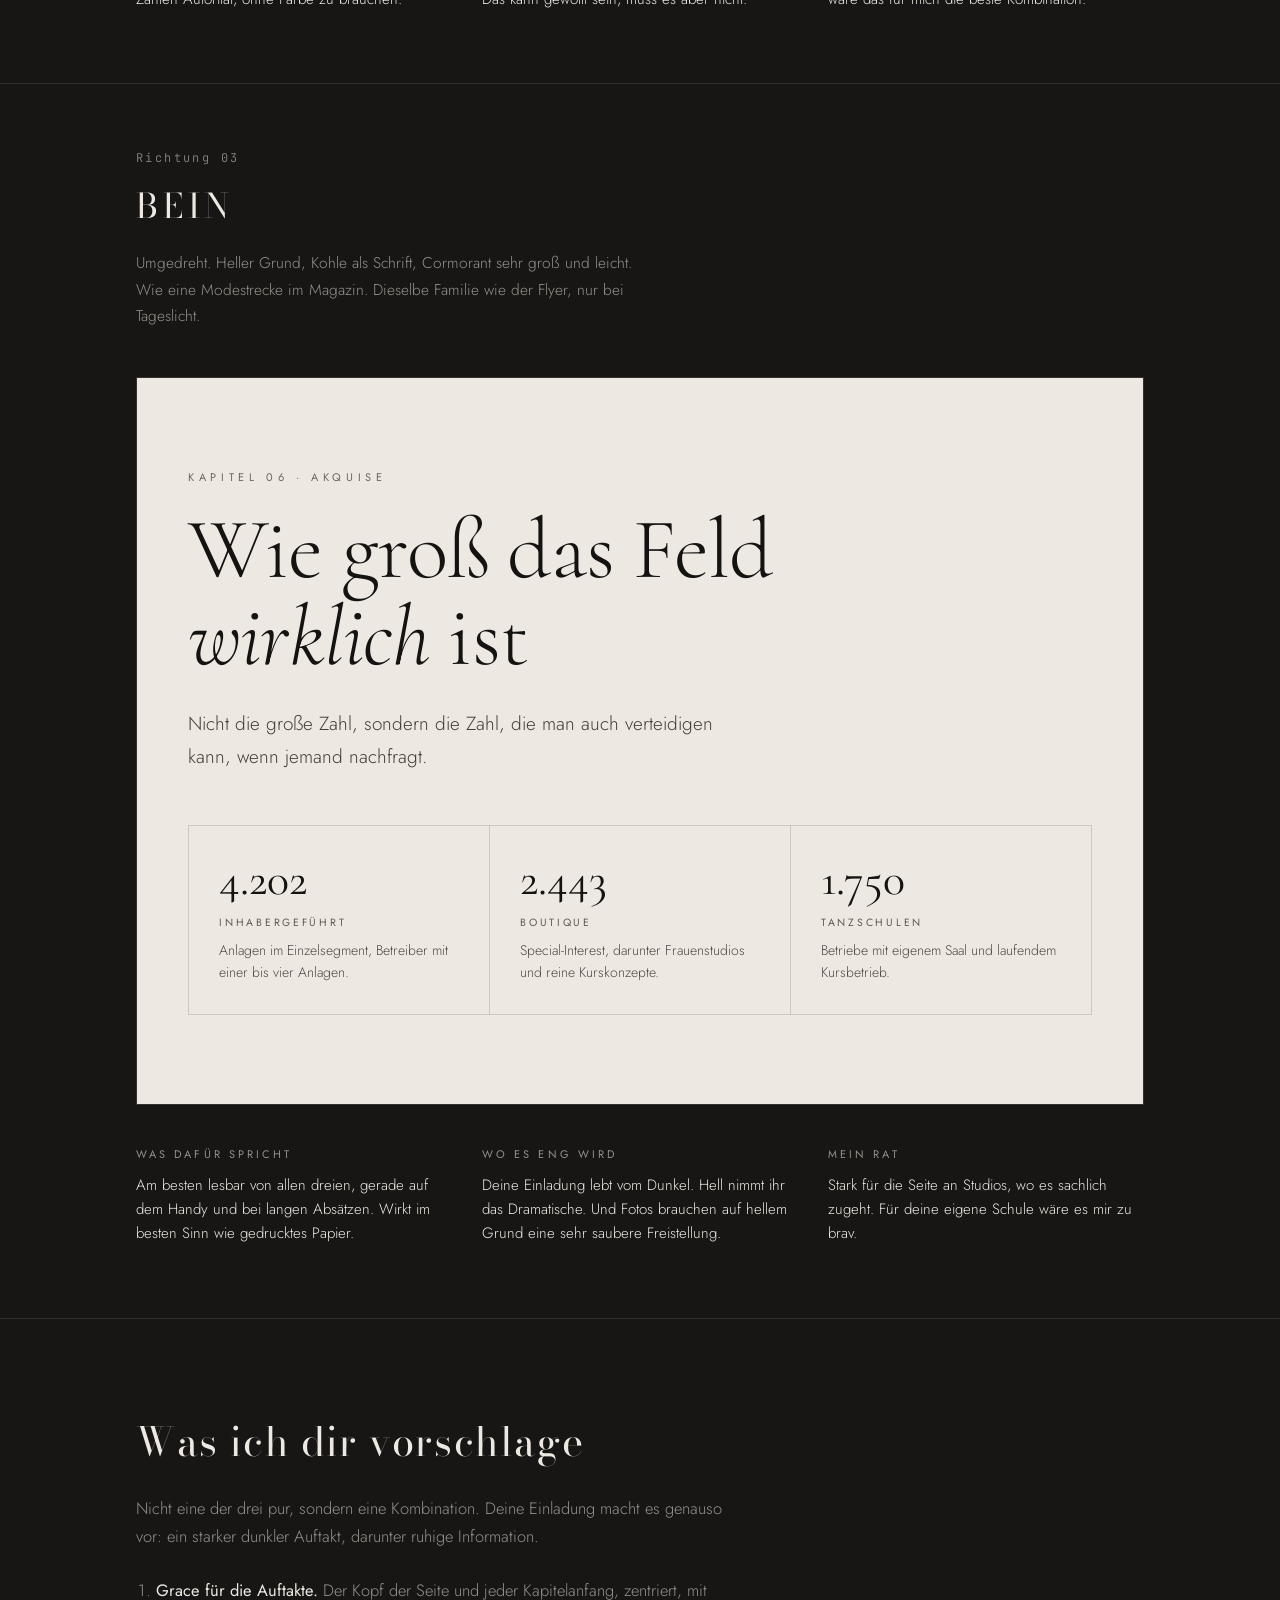
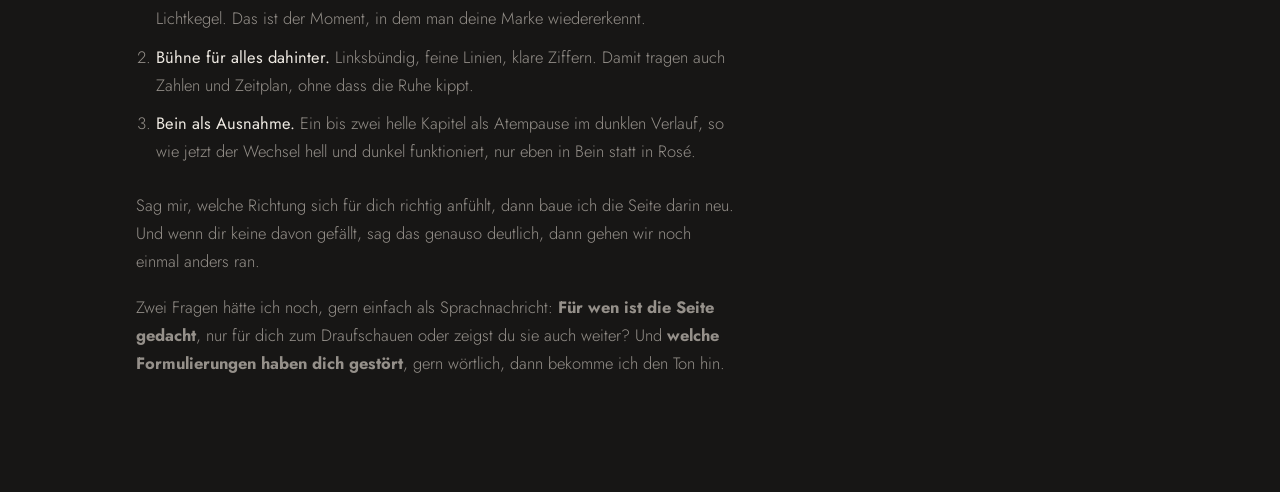
<file: stil/index.html>
<!doctype html>
<html lang="de">
<head>
<meta charset="utf-8">
<meta name="viewport" content="width=device-width,initial-scale=1">
<title>STEP IT UP, drei Designrichtungen</title>
<meta name="robots" content="noindex,nofollow">
<link rel="icon" href="data:image/svg+xml,<svg xmlns='http://www.w3.org/2000/svg' viewBox='0 0 80 80'><rect width='80' height='80' fill='%23171615'/><circle cx='40' cy='34' r='17' fill='none' stroke='%23EDE8E1' stroke-width='2'/></svg>">
<link rel="preconnect" href="https://fonts.googleapis.com">
<link rel="preconnect" href="https://fonts.gstatic.com" crossorigin>
<link href="https://fonts.googleapis.com/css2?family=Bodoni+Moda:ital,opsz,wght@0,6..96,400;0,6..96,500;1,6..96,400&family=Cormorant:ital,wght@0,300;0,400;0,500;1,300&family=Jost:wght@200;300;400;500&family=Playfair+Display:ital,wght@0,400;0,500;1,400&family=Source+Serif+4:ital,opsz,wght@0,8..60,300;0,8..60,400;1,8..60,300&family=JetBrains+Mono:wght@300;400&display=swap" rel="stylesheet">
<style>
:root{
  --kohle:#171615; --kohle-2:#211F1E; --rauch:#2C2A28;
  --nebel:#95908A; --bein:#EDE8E1; --weiss:#F8F6F2;
  --e:cubic-bezier(.16,1,.3,1);
}
*{box-sizing:border-box;margin:0;padding:0}
html{scroll-behavior:smooth;overflow-x:clip}
body{background:var(--kohle);color:var(--bein);font-family:'Jost',system-ui,sans-serif;
  font-weight:300;font-size:16.5px;line-height:1.7;-webkit-font-smoothing:antialiased;overflow-x:clip}
img{max-width:100%;display:block}
.wrap{max-width:1120px;margin:0 auto;padding:0 clamp(22px,5vw,56px)}

/* ---------- Rahmen der Vorlage ---------- */
.intro{padding:clamp(70px,10vw,130px) 0 clamp(46px,6vw,72px);border-bottom:1px solid #302E2C}
.intro .kicker{font-family:'Jost';font-weight:400;font-size:11px;letter-spacing:.42em;
  text-transform:uppercase;color:var(--nebel);margin-bottom:26px}
.intro h1{font-family:'Bodoni Moda',serif;font-weight:400;font-size:clamp(30px,4.6vw,58px);
  line-height:1.14;letter-spacing:.02em}
.intro p{max-width:62ch;margin-top:22px;color:var(--nebel);font-size:16.5px}
.intro p strong{color:var(--bein);font-weight:400}
.intro .note{margin-top:30px;padding-left:18px;border-left:1px solid #3A3735;font-size:15px}

/* ---------- Gemeinsames Gerüst der Muster ---------- */
.muster{border-bottom:1px solid #302E2C;position:relative}
.mkopf{padding:clamp(40px,5vw,64px) 0 0}
.mkopf .nr{font-family:'JetBrains Mono',monospace;font-size:12px;letter-spacing:.2em;color:#8A857F}
.mkopf .name{font-family:'Bodoni Moda',serif;font-size:clamp(22px,3vw,34px);font-weight:400;
  letter-spacing:.14em;text-transform:uppercase;margin-top:10px}
.mkopf .was{color:var(--nebel);max-width:58ch;margin-top:14px;font-size:15.5px}
.buehne{margin-top:clamp(30px,4vw,48px);border:1px solid #34312F;overflow:hidden;position:relative}
.urteil{display:grid;grid-template-columns:repeat(auto-fit,minmax(min(100%,240px),1fr));
  gap:clamp(16px,2.4vw,30px);padding:clamp(26px,3.4vw,40px) 0 clamp(46px,6vw,72px)}
.urteil h4{font-family:'Jost';font-weight:400;font-size:11px;letter-spacing:.28em;
  text-transform:uppercase;color:var(--nebel);margin-bottom:9px}
.urteil p{font-size:15px;line-height:1.62}

/* ============================================================
   A · GRACE. Der Flyer eins zu eins übersetzt.
   Zentriert, Lichtkegel, Bodoni in Versalien, senkrechte Randworte.
   ============================================================ */
.a{background:var(--kohle);padding:clamp(52px,7vw,96px) clamp(20px,4vw,60px);position:relative;
  text-align:center;isolation:isolate}
.a::before{content:"";position:absolute;left:50%;top:-6%;width:min(76%,620px);height:96%;
  transform:translateX(-50%);z-index:0;
  background:radial-gradient(58% 62% at 50% 42%,rgba(237,232,225,.30),rgba(237,232,225,.10) 46%,transparent 72%);
  clip-path:polygon(30% 0,70% 0,100% 100%,0 100%)}
.a>*{position:relative;z-index:1}
.a .ueber{font-family:'Jost';font-weight:300;font-size:11px;letter-spacing:.46em;
  text-transform:uppercase;color:var(--nebel)}
.a h2{font-family:'Bodoni Moda',serif;font-weight:400;font-size:clamp(30px,6.6vw,74px);
  letter-spacing:.14em;line-height:1.1;margin-top:20px;color:var(--weiss)}
.a .unter{font-family:'Bodoni Moda',serif;font-weight:400;font-size:clamp(12px,1.5vw,17px);
  letter-spacing:.34em;text-transform:uppercase;color:var(--bein);margin-top:16px}
.a .satz{font-family:'Cormorant',serif;font-weight:300;font-style:italic;
  font-size:clamp(19px,2.6vw,30px);line-height:1.5;color:var(--bein);
  max-width:26ch;margin:clamp(34px,4.4vw,52px) auto 0}
.a .fakten{margin-top:clamp(36px,4.6vw,56px);font-size:14.5px;color:var(--nebel);line-height:2}
.a .fakten b{font-weight:400;color:var(--bein)}
.a .flanke{position:absolute;top:50%;font-family:'Jost';font-weight:300;font-size:10.5px;
  letter-spacing:.5em;text-transform:uppercase;color:#8A857F;z-index:1}
.a .fl{left:clamp(6px,1.6vw,22px);transform:translateY(-50%) rotate(180deg);writing-mode:vertical-rl}
.a .fr{right:clamp(6px,1.6vw,22px);transform:translateY(-50%);writing-mode:vertical-rl}
.a .zahlen{display:flex;justify-content:center;align-items:baseline;gap:clamp(16px,3vw,42px);
  margin-top:clamp(34px,4.4vw,52px);flex-wrap:wrap}
.a .zahlen div{text-align:center}
.a .zahlen .z{font-family:'Bodoni Moda',serif;font-weight:400;font-size:clamp(30px,4.6vw,54px);
  line-height:1;color:var(--weiss)}
.a .zahlen .l{font-family:'Jost';font-size:10px;letter-spacing:.3em;text-transform:uppercase;
  color:var(--nebel);margin-top:12px}
.a .zahlen .op{font-family:'Cormorant',serif;font-size:clamp(18px,2.4vw,28px);color:#8A857F}

/* ============================================================
   B · BÜHNE. Dieselbe Monochromie, aber asymmetrisch.
   Foto als Bühne, Text links, Haarlinien, Ziffern in Mono.
   ============================================================ */
.b{background:var(--kohle-2);position:relative;overflow:hidden;
  padding:clamp(52px,7vw,92px) clamp(22px,4vw,58px)}
.b::before{content:"";position:absolute;right:-8%;top:-14%;width:62%;height:128%;z-index:0;
  background:radial-gradient(48% 46% at 62% 40%,rgba(237,232,225,.22),transparent 66%)}
.b .inhalt{position:relative;z-index:1;max-width:640px}
.b .ueber{font-family:'JetBrains Mono',monospace;font-weight:300;font-size:11px;
  letter-spacing:.26em;text-transform:uppercase;color:var(--nebel)}
.b h2{font-family:'Playfair Display',serif;font-weight:400;font-size:clamp(32px,5.8vw,66px);
  line-height:1.06;letter-spacing:-.01em;margin-top:22px;color:var(--weiss)}
.b h2 em{font-style:italic;color:var(--nebel)}
.b .satz{font-family:'Source Serif 4',serif;font-weight:300;font-size:clamp(17px,2vw,21px);
  line-height:1.62;color:var(--bein);max-width:46ch;margin-top:26px}
.b .linie{height:1px;background:#3A3735;margin:clamp(32px,4vw,46px) 0 0}
.b .reihe{display:grid;grid-template-columns:auto minmax(0,1fr) auto;gap:20px;align-items:baseline;
  padding:15px 0;border-bottom:1px solid #302E2C}
.b .reihe .n{font-family:'JetBrains Mono',monospace;font-size:12px;color:#8A857F;letter-spacing:.1em}
.b .reihe .t{font-family:'Source Serif 4',serif;font-size:16px;color:var(--bein)}
.b .reihe .v{font-family:'JetBrains Mono',monospace;font-size:14px;color:var(--weiss);
  font-variant-numeric:tabular-nums}
.b .reihe.stark{border-bottom-color:#4A4643}
.b .reihe.stark .v{font-size:16px}

/* ============================================================
   C · BEIN. Umgedreht, heller Grund wie eine Modestrecke.
   ============================================================ */
.c{background:var(--bein);color:#1D1B19;padding:clamp(52px,7vw,96px) clamp(22px,4vw,58px)}
.c .ueber{font-family:'Jost';font-weight:400;font-size:11px;letter-spacing:.42em;
  text-transform:uppercase;color:#6B665F}
.c h2{font-family:'Cormorant',serif;font-weight:300;font-size:clamp(36px,7.4vw,86px);
  line-height:1.02;letter-spacing:-.01em;margin-top:20px;color:#141312;max-width:16ch}
.c h2 em{font-style:italic}
.c .satz{font-family:'Jost';font-weight:300;font-size:clamp(16px,1.9vw,19px);line-height:1.72;
  color:#453F3A;max-width:48ch;margin-top:26px}
.c .raster{display:grid;grid-template-columns:repeat(auto-fit,minmax(min(100%,220px),1fr));
  gap:1px;background:#CFC8BF;margin-top:clamp(34px,4.4vw,52px);border:1px solid #CFC8BF}
.c .raster>div{background:var(--bein);padding:clamp(20px,2.6vw,30px)}
.c .raster .z{font-family:'Cormorant',serif;font-weight:400;font-size:clamp(30px,4vw,46px);
  line-height:1;color:#141312}
.c .raster .l{font-family:'Jost';font-weight:400;font-size:10.5px;letter-spacing:.26em;
  text-transform:uppercase;color:#5F5A54;margin-top:12px}
.c .raster .d{font-size:14px;line-height:1.55;color:#4F4A45;margin-top:8px}

/* ---------- Auswahl ---------- */
.wahl{padding:clamp(56px,7vw,100px) 0 clamp(70px,9vw,120px)}
.wahl h3{font-family:'Bodoni Moda',serif;font-weight:400;font-size:clamp(24px,3.4vw,40px);
  letter-spacing:.04em}
.wahl p{color:var(--nebel);max-width:60ch;margin-top:18px}
.wahl ol{margin:26px 0 0;padding-left:20px;color:var(--nebel);max-width:60ch}
.wahl ol li{margin-top:10px}
.wahl ol li strong{color:var(--bein);font-weight:400}

@media(max-width:640px){
  .a .flanke{display:none}
  .a::before{width:96%}
}
</style>
</head>
<body>

<section class="intro">
  <div class="wrap">
    <div class="kicker">Move Society · Designrichtungen</div>
    <h1>Liebe Nikeata,<br>drei Wege, die aus deiner Einladung kommen.</h1>
    <p>Danke für deine Rückmeldung, die war genau richtig. Ich habe mir deine Einladung noch einmal angesehen, und darin steht die Antwort eigentlich schon: <strong>kein Knallton,
      Licht statt Farbe, ruhige Serifenschrift mit viel Luft, zentriert.</strong>
      Damit habe ich weitergearbeitet. Hier sind drei Übersetzungen davon auf eine Website.</p>
    <p class="note">Jede Richtung zeigt zwei Dinge: wie sich ein Kapitelanfang anfühlt, und wie
      Zahlen darin aussehen. Der zweite Punkt entscheidet mit, denn die Seite muss auch Zahlen und
      einen Zeitplan tragen können. Ein reines Plakat kann das nicht.</p>
  </div>
</section>

<!-- ============ A ============ -->
<section class="muster">
  <div class="wrap">
    <div class="mkopf">
      <div class="nr">Richtung 01</div>
      <div class="name">Grace</div>
      <p class="was">Deine Einladung eins zu eins. Zentriert, ein Lichtkegel hinter der Schrift,
        Serifen in Versalien, senkrechte Worte an den Rändern. Am nächsten an dem, was du
        selbst schon gewählt hast.</p>
    </div>
  </div>
  <div class="wrap"><div class="buehne">
    <div class="a">
      <span class="flanke fl">Keep Moving</span>
      <span class="flanke fr">Keep Shining</span>
      <div class="ueber">Kapitel 09</div>
      <h2>Preise</h2>
      <div class="unter">Was hundert Lizenzen bedeuten</div>
      <p class="satz">Hundert Studios, jedes neunundneunzig Euro im Monat.</p>
      <div class="zahlen">
        <div><div class="z">99 €</div><div class="l">im Monat</div></div>
        <span class="op">&times;</span>
        <div><div class="z">100</div><div class="l">Lizenzen</div></div>
        <span class="op">=</span>
        <div><div class="z">9.900 €</div><div class="l">im Monat</div></div>
      </div>
      <div class="fakten">
        <b>118.800 €</b> im Jahr, volle Laufrate<br>
        <b>64.300 €</b> im ersten Jahr, mit Aufbau
      </div>
    </div>
  </div></div>
  <div class="wrap"><div class="urteil">
    <div><h4>Was dafür spricht</h4><p>Du erkennst deine eigene Handschrift sofort wieder.
      Ruhig, hochwertig, erwachsen. Der Lichtkegel ist ein Motiv, das sonst niemand hat.</p></div>
    <div><h4>Wo es eng wird</h4><p>Zentrierter Text liest sich auf Dauer schwer. Für die längeren
      Teile müsste die Seite auf linksbündig wechseln, sonst wird es anstrengend.</p></div>
    <div><h4>Mein Rat</h4><p>Ich würde das für den Anfang der Seite und für jeden
      Kapitelauftakt nehmen, nicht für alles. Als Auftakt ist es das Stärkste von den dreien.</p></div>
  </div></div>
</section>

<!-- ============ B ============ -->
<section class="muster">
  <div class="wrap">
    <div class="mkopf">
      <div class="nr">Richtung 02</div>
      <div class="name">Bühne</div>
      <p class="was">Dieselbe Monochromie, aber der Satz steht links und das Licht rechts.
        Playfair für die Überschriften, Ziffern in einer schmalen Monospace. Gebaut, um Zahlen
        zu tragen, ohne laut zu werden.</p>
    </div>
  </div>
  <div class="wrap"><div class="buehne">
    <div class="b">
      <div class="inhalt">
        <div class="ueber">09 · Preise</div>
        <h2>Erst rechnen.<br><em>Dann festlegen.</em></h2>
        <p class="satz">Neunundneunzig Euro im Monat je Lizenz. Ein Preis, keine Staffel,
          kein Verhandeln. Für ein Studio ist das weniger, als ein einziger Kursabend einbringt.</p>
        <div class="linie"></div>
        <div class="reihe"><span class="n">01</span><span class="t">15 Lizenzen</span><span class="v">17.820 €</span></div>
        <div class="reihe"><span class="n">02</span><span class="t">35 Lizenzen</span><span class="v">41.580 €</span></div>
        <div class="reihe"><span class="n">03</span><span class="t">60 Lizenzen</span><span class="v">71.280 €</span></div>
        <div class="reihe stark"><span class="n">04</span><span class="t">100 Lizenzen, das Ziel</span><span class="v">118.800 €</span></div>
      </div>
    </div>
  </div></div>
  <div class="wrap"><div class="urteil">
    <div><h4>Was dafür spricht</h4><p>Trägt lange Texte, Tabellen und den Zeitstrahl ohne
      Bruch. Die Monospace-Ziffern geben den Zahlen Autorität, ohne Farbe zu brauchen.</p></div>
    <div><h4>Wo es eng wird</h4><p>Weiter weg von deiner Einladung. Es fühlt sich weniger festlich
      an und mehr nach Dokument. Das kann gewollt sein, muss es aber nicht.</p></div>
    <div><h4>Mein Rat</h4><p>Darin funktioniert die Seite am ruhigsten. Als Grundgerüst
      zusammen mit Grace als Auftakt wäre das für mich die beste Kombination.</p></div>
  </div></div>
</section>

<!-- ============ C ============ -->
<section class="muster">
  <div class="wrap">
    <div class="mkopf">
      <div class="nr">Richtung 03</div>
      <div class="name">Bein</div>
      <p class="was">Umgedreht. Heller Grund, Kohle als Schrift, Cormorant sehr groß und leicht.
        Wie eine Modestrecke im Magazin. Dieselbe Familie wie der Flyer, nur bei Tageslicht.</p>
    </div>
  </div>
  <div class="wrap"><div class="buehne">
    <div class="c">
      <div class="ueber">Kapitel 06 · Akquise</div>
      <h2>Wie groß das Feld <em>wirklich</em> ist</h2>
      <p class="satz">Nicht die große Zahl, sondern die Zahl, die man auch verteidigen kann,
        wenn jemand nachfragt.</p>
      <div class="raster">
        <div><div class="z">4.202</div><div class="l">Inhabergeführt</div>
          <div class="d">Anlagen im Einzelsegment, Betreiber mit einer bis vier Anlagen.</div></div>
        <div><div class="z">2.443</div><div class="l">Boutique</div>
          <div class="d">Special-Interest, darunter Frauenstudios und reine Kurskonzepte.</div></div>
        <div><div class="z">1.750</div><div class="l">Tanzschulen</div>
          <div class="d">Betriebe mit eigenem Saal und laufendem Kursbetrieb.</div></div>
      </div>
    </div>
  </div></div>
  <div class="wrap"><div class="urteil">
    <div><h4>Was dafür spricht</h4><p>Am besten lesbar von allen dreien, gerade auf dem Handy
      und bei langen Absätzen. Wirkt im besten Sinn wie gedrucktes Papier.</p></div>
    <div><h4>Wo es eng wird</h4><p>Deine Einladung lebt vom Dunkel. Hell nimmt ihr das Dramatische.
      Und Fotos brauchen auf hellem Grund eine sehr saubere Freistellung.</p></div>
    <div><h4>Mein Rat</h4><p>Stark für die Seite an Studios, wo es sachlich zugeht.
      Für deine eigene Schule wäre es mir zu brav.</p></div>
  </div></div>
</section>

<section class="wahl">
  <div class="wrap">
    <h3>Was ich dir vorschlage</h3>
    <p>Nicht eine der drei pur, sondern eine Kombination. Deine Einladung macht es genauso vor:
      ein starker dunkler Auftakt, darunter ruhige Information.</p>
    <ol>
      <li><strong>Grace für die Auftakte.</strong> Der Kopf der Seite und jeder Kapitelanfang,
        zentriert, mit Lichtkegel. Das ist der Moment, in dem man deine Marke wiedererkennt.</li>
      <li><strong>Bühne für alles dahinter.</strong> Linksbündig, feine Linien, klare Ziffern.
        Damit tragen auch Zahlen und Zeitplan, ohne dass die Ruhe kippt.</li>
      <li><strong>Bein als Ausnahme.</strong> Ein bis zwei helle Kapitel als Atempause im
        dunklen Verlauf, so wie jetzt der Wechsel hell und dunkel funktioniert, nur eben in
        Bein statt in Rosé.</li>
    </ol>
    <p style="margin-top:26px">Sag mir, welche Richtung sich für dich richtig anfühlt, dann baue
      ich die Seite darin neu. Und wenn dir keine davon gefällt, sag das genauso deutlich, dann
      gehen wir noch einmal anders ran.</p>
    <p style="margin-top:18px">Zwei Fragen hätte ich noch, gern einfach als Sprachnachricht:
      <strong>Für wen ist die Seite gedacht</strong>, nur für dich zum Draufschauen oder zeigst du
      sie auch weiter? Und <strong>welche Formulierungen haben dich gestört</strong>, gern wörtlich,
      dann bekomme ich den Ton hin.</p>
  </div>
</section>

</body>
</html>
</file>
<file: boutique/tokens.css>
/* STEP IT UP · Boutique — Design-Tokens
   Kontrast geprueft (WCAG 2.1): Espresso/Kalk 14.31:1 · Rauch/Kalk 6.43:1
   Ton/Kalk 5.17:1 · Kalkweiss/Espresso 13.44:1 · Kalk/Ton 5.17:1
   VERBOTEN: Ton als Schrift auf Espresso (2.77:1) — dort nur als Flaeche. */
:root{
  --color-paper:#F4EFE8;
  --color-paper-2:#E9E1D5;
  --color-ink:#231F1B;
  --color-ink-2:#5C554B;
  --color-accent:#A8452C;
  --color-on-ink:#EFE8DC;
  --color-line:#DCD3C4;
  /* heller Akzent NUR fuer Schrift auf Espresso — 6.02:1 (Ton selbst waere 2.77:1) */
  --color-accent-lift:#D97A5C;

  --font-display:'Fraunces',Georgia,serif;
  --font-body:'Schibsted Grotesk',system-ui,-apple-system,sans-serif;
  --font-sig:'Sacramento',cursive;

  --space-1:8px; --space-2:16px; --space-3:24px; --space-4:40px;
  --space-5:64px; --space-6:96px; --space-7:clamp(72px,10vw,160px);

  --measure-page:1240px;
  --radius:2px;
  --rule:1px;

  --dur:240ms; --dur-2:640ms;
  --ease-out:cubic-bezier(.22,.61,.36,1);
}
</file>
